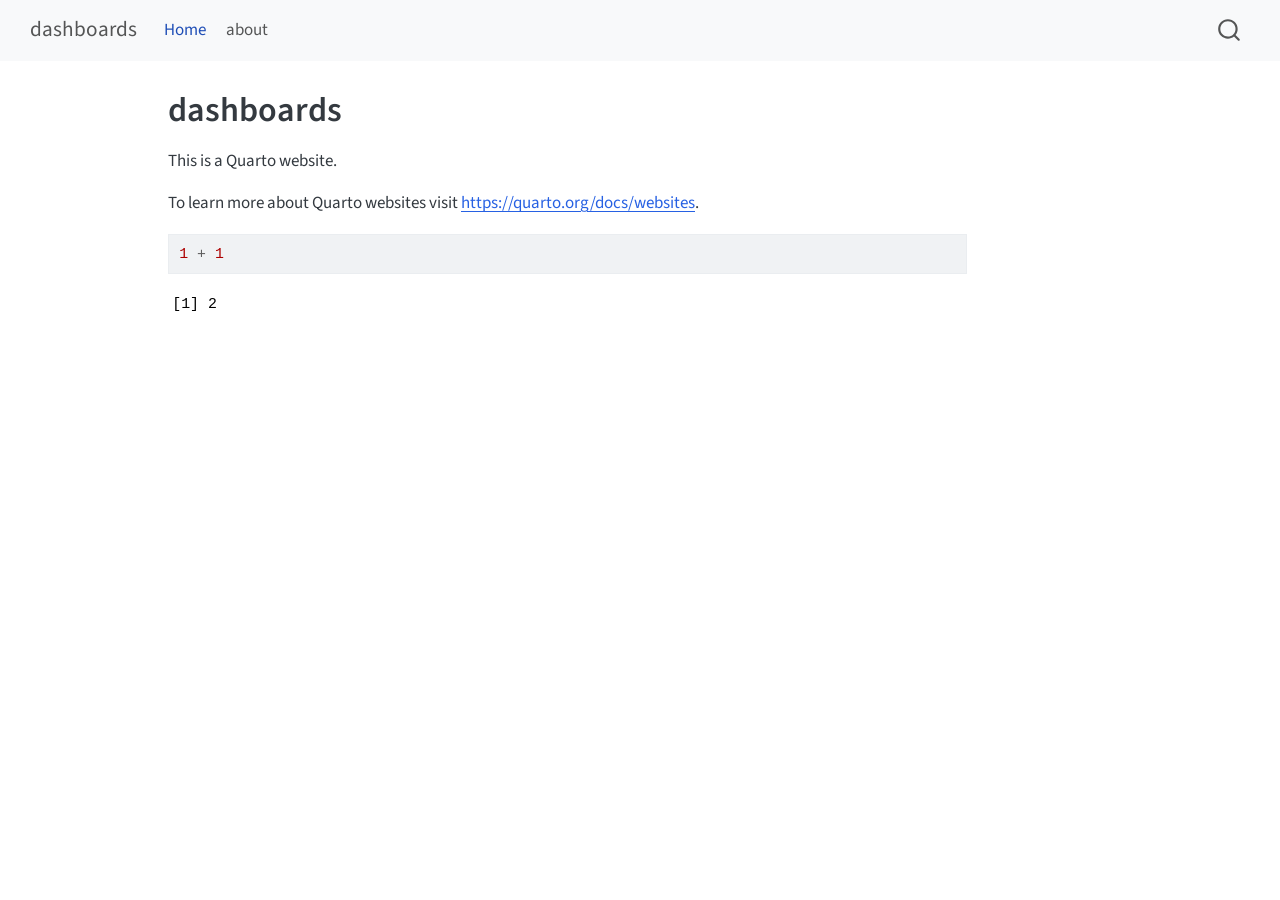
<file: docs/index.html>
<!DOCTYPE html>
<html xmlns="http://www.w3.org/1999/xhtml" lang="en" xml:lang="en"><head>

<meta charset="utf-8">
<meta name="generator" content="quarto-1.8.27">

<meta name="viewport" content="width=device-width, initial-scale=1.0, user-scalable=yes">


<title>dashboards</title>
<style>
code{white-space: pre-wrap;}
span.smallcaps{font-variant: small-caps;}
div.columns{display: flex; gap: min(4vw, 1.5em);}
div.column{flex: auto; overflow-x: auto;}
div.hanging-indent{margin-left: 1.5em; text-indent: -1.5em;}
ul.task-list{list-style: none;}
ul.task-list li input[type="checkbox"] {
  width: 0.8em;
  margin: 0 0.8em 0.2em -1em; /* quarto-specific, see https://github.com/quarto-dev/quarto-cli/issues/4556 */ 
  vertical-align: middle;
}
/* CSS for syntax highlighting */
html { -webkit-text-size-adjust: 100%; }
pre > code.sourceCode { white-space: pre; position: relative; }
pre > code.sourceCode > span { display: inline-block; line-height: 1.25; }
pre > code.sourceCode > span:empty { height: 1.2em; }
.sourceCode { overflow: visible; }
code.sourceCode > span { color: inherit; text-decoration: inherit; }
div.sourceCode { margin: 1em 0; }
pre.sourceCode { margin: 0; }
@media screen {
div.sourceCode { overflow: auto; }
}
@media print {
pre > code.sourceCode { white-space: pre-wrap; }
pre > code.sourceCode > span { text-indent: -5em; padding-left: 5em; }
}
pre.numberSource code
  { counter-reset: source-line 0; }
pre.numberSource code > span
  { position: relative; left: -4em; counter-increment: source-line; }
pre.numberSource code > span > a:first-child::before
  { content: counter(source-line);
    position: relative; left: -1em; text-align: right; vertical-align: baseline;
    border: none; display: inline-block;
    -webkit-touch-callout: none; -webkit-user-select: none;
    -khtml-user-select: none; -moz-user-select: none;
    -ms-user-select: none; user-select: none;
    padding: 0 4px; width: 4em;
  }
pre.numberSource { margin-left: 3em;  padding-left: 4px; }
div.sourceCode
  {   }
@media screen {
pre > code.sourceCode > span > a:first-child::before { text-decoration: underline; }
}
</style>


<script src="site_libs/quarto-nav/quarto-nav.js"></script>
<script src="site_libs/quarto-nav/headroom.min.js"></script>
<script src="site_libs/clipboard/clipboard.min.js"></script>
<script src="site_libs/quarto-search/autocomplete.umd.js"></script>
<script src="site_libs/quarto-search/fuse.min.js"></script>
<script src="site_libs/quarto-search/quarto-search.js"></script>
<meta name="quarto:offset" content="./">
<script src="site_libs/quarto-html/quarto.js" type="module"></script>
<script src="site_libs/quarto-html/tabsets/tabsets.js" type="module"></script>
<script src="site_libs/quarto-html/axe/axe-check.js" type="module"></script>
<script src="site_libs/quarto-html/popper.min.js"></script>
<script src="site_libs/quarto-html/tippy.umd.min.js"></script>
<script src="site_libs/quarto-html/anchor.min.js"></script>
<link href="site_libs/quarto-html/tippy.css" rel="stylesheet">
<link href="site_libs/quarto-html/quarto-syntax-highlighting-ed96de9b727972fe78a7b5d16c58bf87.css" rel="stylesheet" id="quarto-text-highlighting-styles">
<script src="site_libs/bootstrap/bootstrap.min.js"></script>
<link href="site_libs/bootstrap/bootstrap-icons.css" rel="stylesheet">
<link href="site_libs/bootstrap/bootstrap-c82218b12ac0f327fa8bd7d074ce2147.min.css" rel="stylesheet" append-hash="true" id="quarto-bootstrap" data-mode="light">
<script id="quarto-search-options" type="application/json">{
  "location": "navbar",
  "copy-button": false,
  "collapse-after": 3,
  "panel-placement": "end",
  "type": "overlay",
  "limit": 50,
  "keyboard-shortcut": [
    "f",
    "/",
    "s"
  ],
  "show-item-context": false,
  "language": {
    "search-no-results-text": "No results",
    "search-matching-documents-text": "matching documents",
    "search-copy-link-title": "Copy link to search",
    "search-hide-matches-text": "Hide additional matches",
    "search-more-match-text": "more match in this document",
    "search-more-matches-text": "more matches in this document",
    "search-clear-button-title": "Clear",
    "search-text-placeholder": "",
    "search-detached-cancel-button-title": "Cancel",
    "search-submit-button-title": "Submit",
    "search-label": "Search"
  }
}</script>


<link rel="stylesheet" href="styles.css">
</head>

<body class="nav-fixed quarto-light">

<div id="quarto-search-results"></div>
  <header id="quarto-header" class="headroom fixed-top">
    <nav class="navbar navbar-expand-lg " data-bs-theme="dark">
      <div class="navbar-container container-fluid">
      <div class="navbar-brand-container mx-auto">
    <a class="navbar-brand" href="./index.html">
    <span class="navbar-title">dashboards</span>
    </a>
  </div>
            <div id="quarto-search" class="" title="Search"></div>
          <button class="navbar-toggler" type="button" data-bs-toggle="collapse" data-bs-target="#navbarCollapse" aria-controls="navbarCollapse" role="menu" aria-expanded="false" aria-label="Toggle navigation" onclick="if (window.quartoToggleHeadroom) { window.quartoToggleHeadroom(); }">
  <span class="navbar-toggler-icon"></span>
</button>
          <div class="collapse navbar-collapse" id="navbarCollapse">
            <ul class="navbar-nav navbar-nav-scroll me-auto">
  <li class="nav-item">
    <a class="nav-link active" href="./index.html" aria-current="page"> 
<span class="menu-text">Home</span></a>
  </li>  
  <li class="nav-item">
    <a class="nav-link" href="./about.html"> 
<span class="menu-text">about</span></a>
  </li>  
</ul>
          </div> <!-- /navcollapse -->
            <div class="quarto-navbar-tools">
</div>
      </div> <!-- /container-fluid -->
    </nav>
</header>
<!-- content -->
<div id="quarto-content" class="quarto-container page-columns page-rows-contents page-layout-article page-navbar">
<!-- sidebar -->
<!-- margin-sidebar -->
    <div id="quarto-margin-sidebar" class="sidebar margin-sidebar zindex-bottom">
        
    </div>
<!-- main -->
<main class="content" id="quarto-document-content">

<header id="title-block-header" class="quarto-title-block default">
<div class="quarto-title">
<h1 class="title">dashboards</h1>
</div>



<div class="quarto-title-meta">

    
  
    
  </div>
  


</header>


<p>This is a Quarto website.</p>
<p>To learn more about Quarto websites visit <a href="https://quarto.org/docs/websites" class="uri">https://quarto.org/docs/websites</a>.</p>
<div class="cell">
<div class="code-copy-outer-scaffold"><div class="sourceCode cell-code" id="cb1"><pre class="sourceCode r code-with-copy"><code class="sourceCode r"><span id="cb1-1"><a href="#cb1-1" aria-hidden="true" tabindex="-1"></a><span class="dv">1</span> <span class="sc">+</span> <span class="dv">1</span></span></code></pre></div><button title="Copy to Clipboard" class="code-copy-button"><i class="bi"></i></button></div>
<div class="cell-output cell-output-stdout">
<pre><code>[1] 2</code></pre>
</div>
</div>



</main> <!-- /main -->
<script id="quarto-html-after-body" type="application/javascript">
  window.document.addEventListener("DOMContentLoaded", function (event) {
    const icon = "";
    const anchorJS = new window.AnchorJS();
    anchorJS.options = {
      placement: 'right',
      icon: icon
    };
    anchorJS.add('.anchored');
    const isCodeAnnotation = (el) => {
      for (const clz of el.classList) {
        if (clz.startsWith('code-annotation-')) {                     
          return true;
        }
      }
      return false;
    }
    const onCopySuccess = function(e) {
      // button target
      const button = e.trigger;
      // don't keep focus
      button.blur();
      // flash "checked"
      button.classList.add('code-copy-button-checked');
      var currentTitle = button.getAttribute("title");
      button.setAttribute("title", "Copied!");
      let tooltip;
      if (window.bootstrap) {
        button.setAttribute("data-bs-toggle", "tooltip");
        button.setAttribute("data-bs-placement", "left");
        button.setAttribute("data-bs-title", "Copied!");
        tooltip = new bootstrap.Tooltip(button, 
          { trigger: "manual", 
            customClass: "code-copy-button-tooltip",
            offset: [0, -8]});
        tooltip.show();    
      }
      setTimeout(function() {
        if (tooltip) {
          tooltip.hide();
          button.removeAttribute("data-bs-title");
          button.removeAttribute("data-bs-toggle");
          button.removeAttribute("data-bs-placement");
        }
        button.setAttribute("title", currentTitle);
        button.classList.remove('code-copy-button-checked');
      }, 1000);
      // clear code selection
      e.clearSelection();
    }
    const getTextToCopy = function(trigger) {
      const outerScaffold = trigger.parentElement.cloneNode(true);
      const codeEl = outerScaffold.querySelector('code');
      for (const childEl of codeEl.children) {
        if (isCodeAnnotation(childEl)) {
          childEl.remove();
        }
      }
      return codeEl.innerText;
    }
    const clipboard = new window.ClipboardJS('.code-copy-button:not([data-in-quarto-modal])', {
      text: getTextToCopy
    });
    clipboard.on('success', onCopySuccess);
    if (window.document.getElementById('quarto-embedded-source-code-modal')) {
      const clipboardModal = new window.ClipboardJS('.code-copy-button[data-in-quarto-modal]', {
        text: getTextToCopy,
        container: window.document.getElementById('quarto-embedded-source-code-modal')
      });
      clipboardModal.on('success', onCopySuccess);
    }
      var localhostRegex = new RegExp(/^(?:http|https):\/\/localhost\:?[0-9]*\//);
      var mailtoRegex = new RegExp(/^mailto:/);
        var filterRegex = new RegExp('/' + window.location.host + '/');
      var isInternal = (href) => {
          return filterRegex.test(href) || localhostRegex.test(href) || mailtoRegex.test(href);
      }
      // Inspect non-navigation links and adorn them if external
     var links = window.document.querySelectorAll('a[href]:not(.nav-link):not(.navbar-brand):not(.toc-action):not(.sidebar-link):not(.sidebar-item-toggle):not(.pagination-link):not(.no-external):not([aria-hidden]):not(.dropdown-item):not(.quarto-navigation-tool):not(.about-link)');
      for (var i=0; i<links.length; i++) {
        const link = links[i];
        if (!isInternal(link.href)) {
          // undo the damage that might have been done by quarto-nav.js in the case of
          // links that we want to consider external
          if (link.dataset.originalHref !== undefined) {
            link.href = link.dataset.originalHref;
          }
        }
      }
    function tippyHover(el, contentFn, onTriggerFn, onUntriggerFn) {
      const config = {
        allowHTML: true,
        maxWidth: 500,
        delay: 100,
        arrow: false,
        appendTo: function(el) {
            return el.parentElement;
        },
        interactive: true,
        interactiveBorder: 10,
        theme: 'quarto',
        placement: 'bottom-start',
      };
      if (contentFn) {
        config.content = contentFn;
      }
      if (onTriggerFn) {
        config.onTrigger = onTriggerFn;
      }
      if (onUntriggerFn) {
        config.onUntrigger = onUntriggerFn;
      }
      window.tippy(el, config); 
    }
    const noterefs = window.document.querySelectorAll('a[role="doc-noteref"]');
    for (var i=0; i<noterefs.length; i++) {
      const ref = noterefs[i];
      tippyHover(ref, function() {
        // use id or data attribute instead here
        let href = ref.getAttribute('data-footnote-href') || ref.getAttribute('href');
        try { href = new URL(href).hash; } catch {}
        const id = href.replace(/^#\/?/, "");
        const note = window.document.getElementById(id);
        if (note) {
          return note.innerHTML;
        } else {
          return "";
        }
      });
    }
    const xrefs = window.document.querySelectorAll('a.quarto-xref');
    const processXRef = (id, note) => {
      // Strip column container classes
      const stripColumnClz = (el) => {
        el.classList.remove("page-full", "page-columns");
        if (el.children) {
          for (const child of el.children) {
            stripColumnClz(child);
          }
        }
      }
      stripColumnClz(note)
      if (id === null || id.startsWith('sec-')) {
        // Special case sections, only their first couple elements
        const container = document.createElement("div");
        if (note.children && note.children.length > 2) {
          container.appendChild(note.children[0].cloneNode(true));
          for (let i = 1; i < note.children.length; i++) {
            const child = note.children[i];
            if (child.tagName === "P" && child.innerText === "") {
              continue;
            } else {
              container.appendChild(child.cloneNode(true));
              break;
            }
          }
          if (window.Quarto?.typesetMath) {
            window.Quarto.typesetMath(container);
          }
          return container.innerHTML
        } else {
          if (window.Quarto?.typesetMath) {
            window.Quarto.typesetMath(note);
          }
          return note.innerHTML;
        }
      } else {
        // Remove any anchor links if they are present
        const anchorLink = note.querySelector('a.anchorjs-link');
        if (anchorLink) {
          anchorLink.remove();
        }
        if (window.Quarto?.typesetMath) {
          window.Quarto.typesetMath(note);
        }
        if (note.classList.contains("callout")) {
          return note.outerHTML;
        } else {
          return note.innerHTML;
        }
      }
    }
    for (var i=0; i<xrefs.length; i++) {
      const xref = xrefs[i];
      tippyHover(xref, undefined, function(instance) {
        instance.disable();
        let url = xref.getAttribute('href');
        let hash = undefined; 
        if (url.startsWith('#')) {
          hash = url;
        } else {
          try { hash = new URL(url).hash; } catch {}
        }
        if (hash) {
          const id = hash.replace(/^#\/?/, "");
          const note = window.document.getElementById(id);
          if (note !== null) {
            try {
              const html = processXRef(id, note.cloneNode(true));
              instance.setContent(html);
            } finally {
              instance.enable();
              instance.show();
            }
          } else {
            // See if we can fetch this
            fetch(url.split('#')[0])
            .then(res => res.text())
            .then(html => {
              const parser = new DOMParser();
              const htmlDoc = parser.parseFromString(html, "text/html");
              const note = htmlDoc.getElementById(id);
              if (note !== null) {
                const html = processXRef(id, note);
                instance.setContent(html);
              } 
            }).finally(() => {
              instance.enable();
              instance.show();
            });
          }
        } else {
          // See if we can fetch a full url (with no hash to target)
          // This is a special case and we should probably do some content thinning / targeting
          fetch(url)
          .then(res => res.text())
          .then(html => {
            const parser = new DOMParser();
            const htmlDoc = parser.parseFromString(html, "text/html");
            const note = htmlDoc.querySelector('main.content');
            if (note !== null) {
              // This should only happen for chapter cross references
              // (since there is no id in the URL)
              // remove the first header
              if (note.children.length > 0 && note.children[0].tagName === "HEADER") {
                note.children[0].remove();
              }
              const html = processXRef(null, note);
              instance.setContent(html);
            } 
          }).finally(() => {
            instance.enable();
            instance.show();
          });
        }
      }, function(instance) {
      });
    }
        let selectedAnnoteEl;
        const selectorForAnnotation = ( cell, annotation) => {
          let cellAttr = 'data-code-cell="' + cell + '"';
          let lineAttr = 'data-code-annotation="' +  annotation + '"';
          const selector = 'span[' + cellAttr + '][' + lineAttr + ']';
          return selector;
        }
        const selectCodeLines = (annoteEl) => {
          const doc = window.document;
          const targetCell = annoteEl.getAttribute("data-target-cell");
          const targetAnnotation = annoteEl.getAttribute("data-target-annotation");
          const annoteSpan = window.document.querySelector(selectorForAnnotation(targetCell, targetAnnotation));
          const lines = annoteSpan.getAttribute("data-code-lines").split(",");
          const lineIds = lines.map((line) => {
            return targetCell + "-" + line;
          })
          let top = null;
          let height = null;
          let parent = null;
          if (lineIds.length > 0) {
              //compute the position of the single el (top and bottom and make a div)
              const el = window.document.getElementById(lineIds[0]);
              top = el.offsetTop;
              height = el.offsetHeight;
              parent = el.parentElement.parentElement;
            if (lineIds.length > 1) {
              const lastEl = window.document.getElementById(lineIds[lineIds.length - 1]);
              const bottom = lastEl.offsetTop + lastEl.offsetHeight;
              height = bottom - top;
            }
            if (top !== null && height !== null && parent !== null) {
              // cook up a div (if necessary) and position it 
              let div = window.document.getElementById("code-annotation-line-highlight");
              if (div === null) {
                div = window.document.createElement("div");
                div.setAttribute("id", "code-annotation-line-highlight");
                div.style.position = 'absolute';
                parent.appendChild(div);
              }
              div.style.top = top - 2 + "px";
              div.style.height = height + 4 + "px";
              div.style.left = 0;
              let gutterDiv = window.document.getElementById("code-annotation-line-highlight-gutter");
              if (gutterDiv === null) {
                gutterDiv = window.document.createElement("div");
                gutterDiv.setAttribute("id", "code-annotation-line-highlight-gutter");
                gutterDiv.style.position = 'absolute';
                const codeCell = window.document.getElementById(targetCell);
                const gutter = codeCell.querySelector('.code-annotation-gutter');
                gutter.appendChild(gutterDiv);
              }
              gutterDiv.style.top = top - 2 + "px";
              gutterDiv.style.height = height + 4 + "px";
            }
            selectedAnnoteEl = annoteEl;
          }
        };
        const unselectCodeLines = () => {
          const elementsIds = ["code-annotation-line-highlight", "code-annotation-line-highlight-gutter"];
          elementsIds.forEach((elId) => {
            const div = window.document.getElementById(elId);
            if (div) {
              div.remove();
            }
          });
          selectedAnnoteEl = undefined;
        };
          // Handle positioning of the toggle
      window.addEventListener(
        "resize",
        throttle(() => {
          elRect = undefined;
          if (selectedAnnoteEl) {
            selectCodeLines(selectedAnnoteEl);
          }
        }, 10)
      );
      function throttle(fn, ms) {
      let throttle = false;
      let timer;
        return (...args) => {
          if(!throttle) { // first call gets through
              fn.apply(this, args);
              throttle = true;
          } else { // all the others get throttled
              if(timer) clearTimeout(timer); // cancel #2
              timer = setTimeout(() => {
                fn.apply(this, args);
                timer = throttle = false;
              }, ms);
          }
        };
      }
        // Attach click handler to the DT
        const annoteDls = window.document.querySelectorAll('dt[data-target-cell]');
        for (const annoteDlNode of annoteDls) {
          annoteDlNode.addEventListener('click', (event) => {
            const clickedEl = event.target;
            if (clickedEl !== selectedAnnoteEl) {
              unselectCodeLines();
              const activeEl = window.document.querySelector('dt[data-target-cell].code-annotation-active');
              if (activeEl) {
                activeEl.classList.remove('code-annotation-active');
              }
              selectCodeLines(clickedEl);
              clickedEl.classList.add('code-annotation-active');
            } else {
              // Unselect the line
              unselectCodeLines();
              clickedEl.classList.remove('code-annotation-active');
            }
          });
        }
    const findCites = (el) => {
      const parentEl = el.parentElement;
      if (parentEl) {
        const cites = parentEl.dataset.cites;
        if (cites) {
          return {
            el,
            cites: cites.split(' ')
          };
        } else {
          return findCites(el.parentElement)
        }
      } else {
        return undefined;
      }
    };
    var bibliorefs = window.document.querySelectorAll('a[role="doc-biblioref"]');
    for (var i=0; i<bibliorefs.length; i++) {
      const ref = bibliorefs[i];
      const citeInfo = findCites(ref);
      if (citeInfo) {
        tippyHover(citeInfo.el, function() {
          var popup = window.document.createElement('div');
          citeInfo.cites.forEach(function(cite) {
            var citeDiv = window.document.createElement('div');
            citeDiv.classList.add('hanging-indent');
            citeDiv.classList.add('csl-entry');
            var biblioDiv = window.document.getElementById('ref-' + cite);
            if (biblioDiv) {
              citeDiv.innerHTML = biblioDiv.innerHTML;
            }
            popup.appendChild(citeDiv);
          });
          return popup.innerHTML;
        });
      }
    }
  });
  </script>
</div> <!-- /content -->




</body></html>
</file>
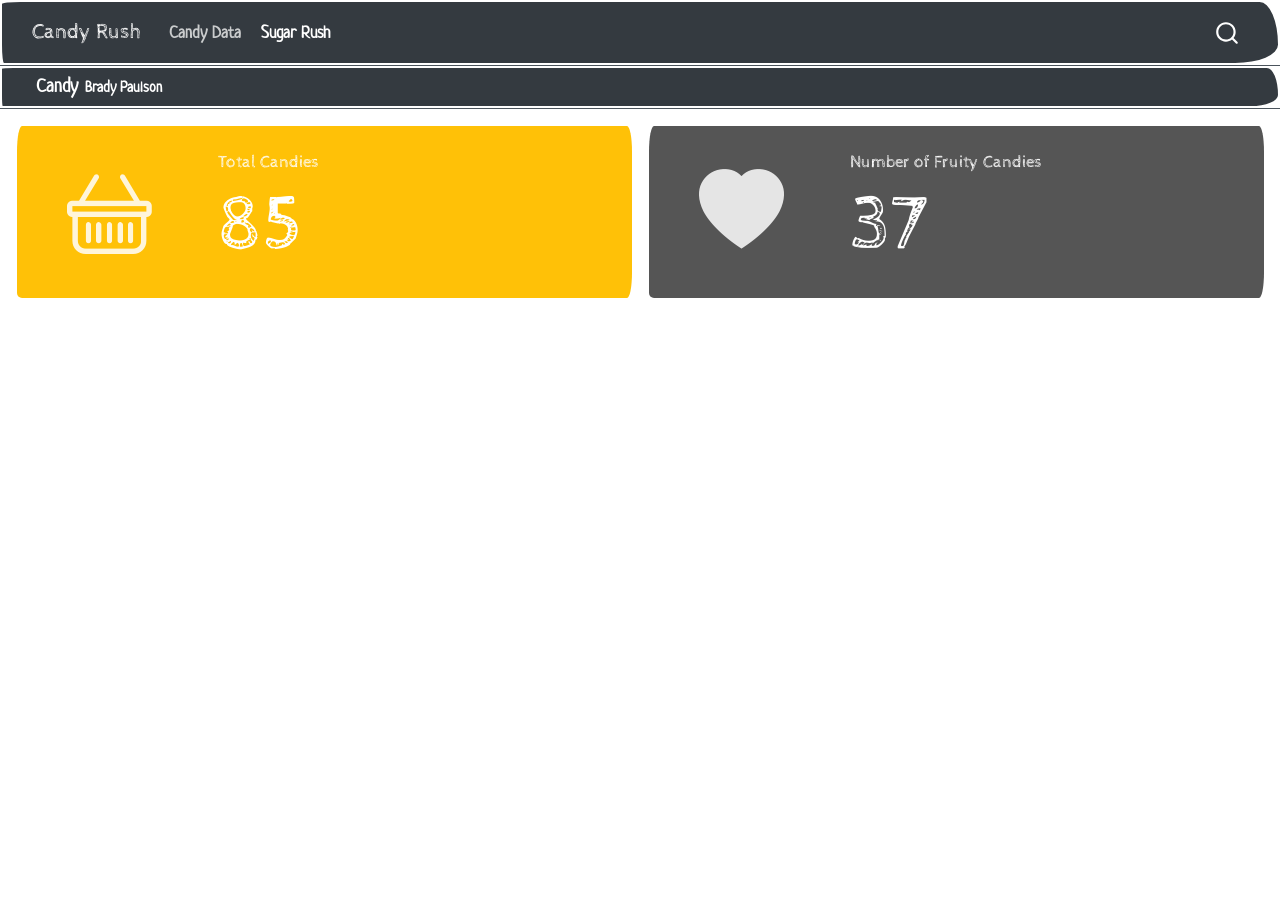
<file: docs/candy.html>
<!DOCTYPE html>
<html xmlns="http://www.w3.org/1999/xhtml" lang="en" xml:lang="en"><head>

<meta charset="utf-8">
<meta name="generator" content="quarto-1.8.27">

<meta name="viewport" content="width=device-width, initial-scale=1.0, user-scalable=yes">

<meta name="author" content="Brady Paulson">
<meta name="dcterms.date" content="2026-11-02">

<title>Candy – Candy Rush</title>
<style>
code{white-space: pre-wrap;}
span.smallcaps{font-variant: small-caps;}
div.columns{display: flex; gap: min(4vw, 1.5em);}
div.column{flex: auto; overflow-x: auto;}
div.hanging-indent{margin-left: 1.5em; text-indent: -1.5em;}
ul.task-list{list-style: none;}
ul.task-list li input[type="checkbox"] {
  width: 0.8em;
  margin: 0 0.8em 0.2em -1em; /* quarto-specific, see https://github.com/quarto-dev/quarto-cli/issues/4556 */ 
  vertical-align: middle;
}
</style>


<script src="site_libs/quarto-nav/quarto-nav.js"></script>
<script src="site_libs/quarto-nav/headroom.min.js"></script>
<script src="site_libs/clipboard/clipboard.min.js"></script>
<script src="site_libs/quarto-search/autocomplete.umd.js"></script>
<script src="site_libs/quarto-search/fuse.min.js"></script>
<script src="site_libs/quarto-search/quarto-search.js"></script>
<meta name="quarto:offset" content="./">
<script src="site_libs/quarto-html/quarto.js" type="module"></script>
<script src="site_libs/quarto-html/tabsets/tabsets.js" type="module"></script>
<script src="site_libs/quarto-html/axe/axe-check.js" type="module"></script>
<script src="site_libs/quarto-html/popper.min.js"></script>
<script src="site_libs/quarto-html/tippy.umd.min.js"></script>
<script src="site_libs/quarto-html/anchor.min.js"></script>
<link href="site_libs/quarto-html/tippy.css" rel="stylesheet">
<link href="site_libs/quarto-html/quarto-syntax-highlighting-ed96de9b727972fe78a7b5d16c58bf87.css" rel="stylesheet" class="quarto-color-scheme" id="quarto-text-highlighting-styles">
<link href="site_libs/quarto-html/quarto-syntax-highlighting-dark-4d9afe2b8d18ee9fa5d0d57b5ed4214d.css" rel="stylesheet" class="quarto-color-scheme quarto-color-alternate" id="quarto-text-highlighting-styles">
<link href="site_libs/quarto-html/quarto-syntax-highlighting-ed96de9b727972fe78a7b5d16c58bf87.css" rel="stylesheet" class="quarto-color-scheme-extra" id="quarto-text-highlighting-styles">
<script src="site_libs/bootstrap/bootstrap.min.js"></script>
<link href="site_libs/bootstrap/bootstrap-icons.css" rel="stylesheet">
<link href="site_libs/bootstrap/bootstrap-1ebf22598a52dab66e335082de1af685.min.css" rel="stylesheet" append-hash="true" class="quarto-color-scheme" id="quarto-bootstrap" data-mode="light">
<link href="site_libs/bootstrap/bootstrap-dark-1ebf22598a52dab66e335082de1af685.min.css" rel="stylesheet" append-hash="true" class="quarto-color-scheme quarto-color-alternate" id="quarto-bootstrap" data-mode="light">
<link href="site_libs/bootstrap/bootstrap-1ebf22598a52dab66e335082de1af685.min.css" rel="stylesheet" append-hash="true" class="quarto-color-scheme-extra" id="quarto-bootstrap" data-mode="light">
<script src="site_libs/quarto-dashboard/quarto-dashboard.js"></script>
<script src="site_libs/quarto-dashboard/stickythead.js"></script>



<script src="site_libs/quarto-dashboard/web-components.js" type="module"></script>
<script src="site_libs/quarto-dashboard/components.js"></script>

<script id="quarto-search-options" type="application/json">{
  "location": "navbar",
  "copy-button": false,
  "collapse-after": 3,
  "panel-placement": "end",
  "type": "overlay",
  "limit": 50,
  "keyboard-shortcut": [
    "f",
    "/",
    "s"
  ],
  "show-item-context": false,
  "language": {
    "search-no-results-text": "No results",
    "search-matching-documents-text": "matching documents",
    "search-copy-link-title": "Copy link to search",
    "search-hide-matches-text": "Hide additional matches",
    "search-more-match-text": "more match in this document",
    "search-more-matches-text": "more matches in this document",
    "search-clear-button-title": "Clear",
    "search-text-placeholder": "",
    "search-detached-cancel-button-title": "Cancel",
    "search-submit-button-title": "Submit",
    "search-label": "Search"
  }
}</script>


</head>

<body class="quarto-dashboard nav-fixed dashboard-fill fullcontent quarto-light">


<div id="quarto-search-results"></div>
  <header id="quarto-header" class="headroom fixed-top">
    <nav class="navbar navbar-expand-lg " data-bs-theme="dark">
      <div class="navbar-container container-fluid">
      <div class="navbar-brand-container mx-auto">
    <a class="navbar-brand" href="./index.html">
    <span class="navbar-title">Candy Rush</span>
    </a>
  </div>
            <div id="quarto-search" class="" title="Search"></div>
          <button class="navbar-toggler" type="button" data-bs-toggle="collapse" data-bs-target="#navbarCollapse" aria-controls="navbarCollapse" role="menu" aria-expanded="false" aria-label="Toggle navigation" onclick="if (window.quartoToggleHeadroom) { window.quartoToggleHeadroom(); }">
  <span class="navbar-toggler-icon"></span>
</button>
          <div class="collapse navbar-collapse" id="navbarCollapse">
            <ul class="navbar-nav navbar-nav-scroll me-auto">
  <li class="nav-item">
    <a class="nav-link active" href="./candy.html" aria-current="page"> 
<span class="menu-text">Candy Data</span></a>
  </li>  
  <li class="nav-item">
    <a class="nav-link" href="./sugarrush.html"> 
<span class="menu-text">Sugar Rush</span></a>
  </li>  
</ul>
          </div> <!-- /navcollapse -->
            <div class="quarto-navbar-tools">
</div>
      </div> <!-- /container-fluid -->
    </nav>
<header id="quarto-dashboard-header">
<nav class="navbar navbar-expand-md slim" data-bs-theme="dark">
  <div class="navbar-container container-fluid">
    <button class="navbar-toggler hidden" type="button" data-bs-toggle="collapse" data-bs-target="#dashboard-collapse" aria-controls="dashboard-collapse" aria-expanded="false" aria-label="Toggle navigation">
      <span class="navbar-toggler-icon"></span>
    </button>    


    <div class="navbar-brand-container">


      <div class="navbar-title">
        <div class="navbar-title-text"><a href="#">Candy</a></div>
        
        <div class="navbar-author">Brady Paulson</div>
      </div>
    </div>
</div>
</nav>
</header></header>
<!-- content -->
<div id="quarto-content" class="quarto-container page-layout-custom page-navbar quarto-dashboard-content bslib-gap-spacing html-fill-container bslib-page-fill">
<!-- sidebar -->
<!-- margin-sidebar -->
<!-- main -->

<div class="bslib-grid-item html-fill-item bslib-grid" data-layout="fill" style="display: grid; grid-template-rows: minmax(3em, max-content); grid-auto-columns: minmax(0, 1fr);">
<div class="bslib-grid" style="display: grid; grid-template-columns: minmax(3em, 1fr) minmax(3em, 1fr);
grid-auto-rows: minmax(0, 1fr);">
<div class="card valuebox cell bslib-card html-fill-container bslib-value-box bg-warning showcase-left-center" data-bslib-card-init="" data-require-bs-caller="card()">
<div class="card-body html-fill-item html-fill-container">
<div data-icon="basket" class="html-fill-item html-fill-container value-box-grid">
<div class="value-box-showcase html-fill-item html-fill-container">

<i class="bi bi-basket"></i></div>
<div class="value-box-area">
<p class="value-box-title">
Total Candies
</p>
<p class="value-box-value">
85
</p>
</div>
</div>
</div>
<script data-bslib-card-init="">bslib.Card.initializeAllCards();</script></div><div class="card valuebox cell bslib-card html-fill-container bslib-value-box bg-secondary showcase-left-center" data-bslib-card-init="" data-require-bs-caller="card()">
<div class="card-body html-fill-item html-fill-container">
<div data-icon="heart-fill" class="html-fill-item html-fill-container value-box-grid">
<div class="value-box-showcase html-fill-item html-fill-container">

<i class="bi bi-heart-fill"></i></div>
<div class="value-box-area">
<p class="value-box-title">
Number of Fruity Candies
</p>
<p class="value-box-value">
37
</p>
</div>
</div>
</div>
<script data-bslib-card-init="">bslib.Card.initializeAllCards();</script></div><div id="3ade8a4a-fb1d-4a6c-8409-ac45482d5fc9" class="hidden">

</div>
</div>
</div>


<script id="quarto-html-after-body" type="application/javascript">
  window.document.addEventListener("DOMContentLoaded", function (event) {
    const icon = "";
    const anchorJS = new window.AnchorJS();
    anchorJS.options = {
      placement: 'right',
      icon: icon
    };
    anchorJS.add('.anchored');
    const isCodeAnnotation = (el) => {
      for (const clz of el.classList) {
        if (clz.startsWith('code-annotation-')) {                     
          return true;
        }
      }
      return false;
    }
    const onCopySuccess = function(e) {
      // button target
      const button = e.trigger;
      // don't keep focus
      button.blur();
      // flash "checked"
      button.classList.add('code-copy-button-checked');
      var currentTitle = button.getAttribute("title");
      button.setAttribute("title", "Copied!");
      let tooltip;
      if (window.bootstrap) {
        button.setAttribute("data-bs-toggle", "tooltip");
        button.setAttribute("data-bs-placement", "left");
        button.setAttribute("data-bs-title", "Copied!");
        tooltip = new bootstrap.Tooltip(button, 
          { trigger: "manual", 
            customClass: "code-copy-button-tooltip",
            offset: [0, -8]});
        tooltip.show();    
      }
      setTimeout(function() {
        if (tooltip) {
          tooltip.hide();
          button.removeAttribute("data-bs-title");
          button.removeAttribute("data-bs-toggle");
          button.removeAttribute("data-bs-placement");
        }
        button.setAttribute("title", currentTitle);
        button.classList.remove('code-copy-button-checked');
      }, 1000);
      // clear code selection
      e.clearSelection();
    }
    const getTextToCopy = function(trigger) {
      const outerScaffold = trigger.parentElement.cloneNode(true);
      const codeEl = outerScaffold.querySelector('code');
      for (const childEl of codeEl.children) {
        if (isCodeAnnotation(childEl)) {
          childEl.remove();
        }
      }
      return codeEl.innerText;
    }
    const clipboard = new window.ClipboardJS('.code-copy-button:not([data-in-quarto-modal])', {
      text: getTextToCopy
    });
    clipboard.on('success', onCopySuccess);
    if (window.document.getElementById('quarto-embedded-source-code-modal')) {
      const clipboardModal = new window.ClipboardJS('.code-copy-button[data-in-quarto-modal]', {
        text: getTextToCopy,
        container: window.document.getElementById('quarto-embedded-source-code-modal')
      });
      clipboardModal.on('success', onCopySuccess);
    }
      var localhostRegex = new RegExp(/^(?:http|https):\/\/localhost\:?[0-9]*\//);
      var mailtoRegex = new RegExp(/^mailto:/);
        var filterRegex = new RegExp('/' + window.location.host + '/');
      var isInternal = (href) => {
          return filterRegex.test(href) || localhostRegex.test(href) || mailtoRegex.test(href);
      }
      // Inspect non-navigation links and adorn them if external
     var links = window.document.querySelectorAll('a[href]:not(.nav-link):not(.navbar-brand):not(.toc-action):not(.sidebar-link):not(.sidebar-item-toggle):not(.pagination-link):not(.no-external):not([aria-hidden]):not(.dropdown-item):not(.quarto-navigation-tool):not(.about-link)');
      for (var i=0; i<links.length; i++) {
        const link = links[i];
        if (!isInternal(link.href)) {
          // undo the damage that might have been done by quarto-nav.js in the case of
          // links that we want to consider external
          if (link.dataset.originalHref !== undefined) {
            link.href = link.dataset.originalHref;
          }
        }
      }
    function tippyHover(el, contentFn, onTriggerFn, onUntriggerFn) {
      const config = {
        allowHTML: true,
        maxWidth: 500,
        delay: 100,
        arrow: false,
        appendTo: function(el) {
            return el.parentElement;
        },
        interactive: true,
        interactiveBorder: 10,
        theme: 'quarto',
        placement: 'bottom-start',
      };
      if (contentFn) {
        config.content = contentFn;
      }
      if (onTriggerFn) {
        config.onTrigger = onTriggerFn;
      }
      if (onUntriggerFn) {
        config.onUntrigger = onUntriggerFn;
      }
      window.tippy(el, config); 
    }
    const noterefs = window.document.querySelectorAll('a[role="doc-noteref"]');
    for (var i=0; i<noterefs.length; i++) {
      const ref = noterefs[i];
      tippyHover(ref, function() {
        // use id or data attribute instead here
        let href = ref.getAttribute('data-footnote-href') || ref.getAttribute('href');
        try { href = new URL(href).hash; } catch {}
        const id = href.replace(/^#\/?/, "");
        const note = window.document.getElementById(id);
        if (note) {
          return note.innerHTML;
        } else {
          return "";
        }
      });
    }
    const xrefs = window.document.querySelectorAll('a.quarto-xref');
    const processXRef = (id, note) => {
      // Strip column container classes
      const stripColumnClz = (el) => {
        el.classList.remove("page-full", "page-columns");
        if (el.children) {
          for (const child of el.children) {
            stripColumnClz(child);
          }
        }
      }
      stripColumnClz(note)
      if (id === null || id.startsWith('sec-')) {
        // Special case sections, only their first couple elements
        const container = document.createElement("div");
        if (note.children && note.children.length > 2) {
          container.appendChild(note.children[0].cloneNode(true));
          for (let i = 1; i < note.children.length; i++) {
            const child = note.children[i];
            if (child.tagName === "P" && child.innerText === "") {
              continue;
            } else {
              container.appendChild(child.cloneNode(true));
              break;
            }
          }
          if (window.Quarto?.typesetMath) {
            window.Quarto.typesetMath(container);
          }
          return container.innerHTML
        } else {
          if (window.Quarto?.typesetMath) {
            window.Quarto.typesetMath(note);
          }
          return note.innerHTML;
        }
      } else {
        // Remove any anchor links if they are present
        const anchorLink = note.querySelector('a.anchorjs-link');
        if (anchorLink) {
          anchorLink.remove();
        }
        if (window.Quarto?.typesetMath) {
          window.Quarto.typesetMath(note);
        }
        if (note.classList.contains("callout")) {
          return note.outerHTML;
        } else {
          return note.innerHTML;
        }
      }
    }
    for (var i=0; i<xrefs.length; i++) {
      const xref = xrefs[i];
      tippyHover(xref, undefined, function(instance) {
        instance.disable();
        let url = xref.getAttribute('href');
        let hash = undefined; 
        if (url.startsWith('#')) {
          hash = url;
        } else {
          try { hash = new URL(url).hash; } catch {}
        }
        if (hash) {
          const id = hash.replace(/^#\/?/, "");
          const note = window.document.getElementById(id);
          if (note !== null) {
            try {
              const html = processXRef(id, note.cloneNode(true));
              instance.setContent(html);
            } finally {
              instance.enable();
              instance.show();
            }
          } else {
            // See if we can fetch this
            fetch(url.split('#')[0])
            .then(res => res.text())
            .then(html => {
              const parser = new DOMParser();
              const htmlDoc = parser.parseFromString(html, "text/html");
              const note = htmlDoc.getElementById(id);
              if (note !== null) {
                const html = processXRef(id, note);
                instance.setContent(html);
              } 
            }).finally(() => {
              instance.enable();
              instance.show();
            });
          }
        } else {
          // See if we can fetch a full url (with no hash to target)
          // This is a special case and we should probably do some content thinning / targeting
          fetch(url)
          .then(res => res.text())
          .then(html => {
            const parser = new DOMParser();
            const htmlDoc = parser.parseFromString(html, "text/html");
            const note = htmlDoc.querySelector('main.content');
            if (note !== null) {
              // This should only happen for chapter cross references
              // (since there is no id in the URL)
              // remove the first header
              if (note.children.length > 0 && note.children[0].tagName === "HEADER") {
                note.children[0].remove();
              }
              const html = processXRef(null, note);
              instance.setContent(html);
            } 
          }).finally(() => {
            instance.enable();
            instance.show();
          });
        }
      }, function(instance) {
      });
    }
        let selectedAnnoteEl;
        const selectorForAnnotation = ( cell, annotation) => {
          let cellAttr = 'data-code-cell="' + cell + '"';
          let lineAttr = 'data-code-annotation="' +  annotation + '"';
          const selector = 'span[' + cellAttr + '][' + lineAttr + ']';
          return selector;
        }
        const selectCodeLines = (annoteEl) => {
          const doc = window.document;
          const targetCell = annoteEl.getAttribute("data-target-cell");
          const targetAnnotation = annoteEl.getAttribute("data-target-annotation");
          const annoteSpan = window.document.querySelector(selectorForAnnotation(targetCell, targetAnnotation));
          const lines = annoteSpan.getAttribute("data-code-lines").split(",");
          const lineIds = lines.map((line) => {
            return targetCell + "-" + line;
          })
          let top = null;
          let height = null;
          let parent = null;
          if (lineIds.length > 0) {
              //compute the position of the single el (top and bottom and make a div)
              const el = window.document.getElementById(lineIds[0]);
              top = el.offsetTop;
              height = el.offsetHeight;
              parent = el.parentElement.parentElement;
            if (lineIds.length > 1) {
              const lastEl = window.document.getElementById(lineIds[lineIds.length - 1]);
              const bottom = lastEl.offsetTop + lastEl.offsetHeight;
              height = bottom - top;
            }
            if (top !== null && height !== null && parent !== null) {
              // cook up a div (if necessary) and position it 
              let div = window.document.getElementById("code-annotation-line-highlight");
              if (div === null) {
                div = window.document.createElement("div");
                div.setAttribute("id", "code-annotation-line-highlight");
                div.style.position = 'absolute';
                parent.appendChild(div);
              }
              div.style.top = top - 2 + "px";
              div.style.height = height + 4 + "px";
              div.style.left = 0;
              let gutterDiv = window.document.getElementById("code-annotation-line-highlight-gutter");
              if (gutterDiv === null) {
                gutterDiv = window.document.createElement("div");
                gutterDiv.setAttribute("id", "code-annotation-line-highlight-gutter");
                gutterDiv.style.position = 'absolute';
                const codeCell = window.document.getElementById(targetCell);
                const gutter = codeCell.querySelector('.code-annotation-gutter');
                gutter.appendChild(gutterDiv);
              }
              gutterDiv.style.top = top - 2 + "px";
              gutterDiv.style.height = height + 4 + "px";
            }
            selectedAnnoteEl = annoteEl;
          }
        };
        const unselectCodeLines = () => {
          const elementsIds = ["code-annotation-line-highlight", "code-annotation-line-highlight-gutter"];
          elementsIds.forEach((elId) => {
            const div = window.document.getElementById(elId);
            if (div) {
              div.remove();
            }
          });
          selectedAnnoteEl = undefined;
        };
          // Handle positioning of the toggle
      window.addEventListener(
        "resize",
        throttle(() => {
          elRect = undefined;
          if (selectedAnnoteEl) {
            selectCodeLines(selectedAnnoteEl);
          }
        }, 10)
      );
      function throttle(fn, ms) {
      let throttle = false;
      let timer;
        return (...args) => {
          if(!throttle) { // first call gets through
              fn.apply(this, args);
              throttle = true;
          } else { // all the others get throttled
              if(timer) clearTimeout(timer); // cancel #2
              timer = setTimeout(() => {
                fn.apply(this, args);
                timer = throttle = false;
              }, ms);
          }
        };
      }
        // Attach click handler to the DT
        const annoteDls = window.document.querySelectorAll('dt[data-target-cell]');
        for (const annoteDlNode of annoteDls) {
          annoteDlNode.addEventListener('click', (event) => {
            const clickedEl = event.target;
            if (clickedEl !== selectedAnnoteEl) {
              unselectCodeLines();
              const activeEl = window.document.querySelector('dt[data-target-cell].code-annotation-active');
              if (activeEl) {
                activeEl.classList.remove('code-annotation-active');
              }
              selectCodeLines(clickedEl);
              clickedEl.classList.add('code-annotation-active');
            } else {
              // Unselect the line
              unselectCodeLines();
              clickedEl.classList.remove('code-annotation-active');
            }
          });
        }
    const findCites = (el) => {
      const parentEl = el.parentElement;
      if (parentEl) {
        const cites = parentEl.dataset.cites;
        if (cites) {
          return {
            el,
            cites: cites.split(' ')
          };
        } else {
          return findCites(el.parentElement)
        }
      } else {
        return undefined;
      }
    };
    var bibliorefs = window.document.querySelectorAll('a[role="doc-biblioref"]');
    for (var i=0; i<bibliorefs.length; i++) {
      const ref = bibliorefs[i];
      const citeInfo = findCites(ref);
      if (citeInfo) {
        tippyHover(citeInfo.el, function() {
          var popup = window.document.createElement('div');
          citeInfo.cites.forEach(function(cite) {
            var citeDiv = window.document.createElement('div');
            citeDiv.classList.add('hanging-indent');
            citeDiv.classList.add('csl-entry');
            var biblioDiv = window.document.getElementById('ref-' + cite);
            if (biblioDiv) {
              citeDiv.innerHTML = biblioDiv.innerHTML;
            }
            popup.appendChild(citeDiv);
          });
          return popup.innerHTML;
        });
      }
    }
  });
  </script>
</div> <!-- /content -->

<script type="application/javascript">
window.document.addEventListener("DOMContentLoaded", function (_event) {
  if (window.bslib.Card) {
    window.bslib.Card.initializeAllCards();
  }
}); 
</script>
  



</body></html>
</file>
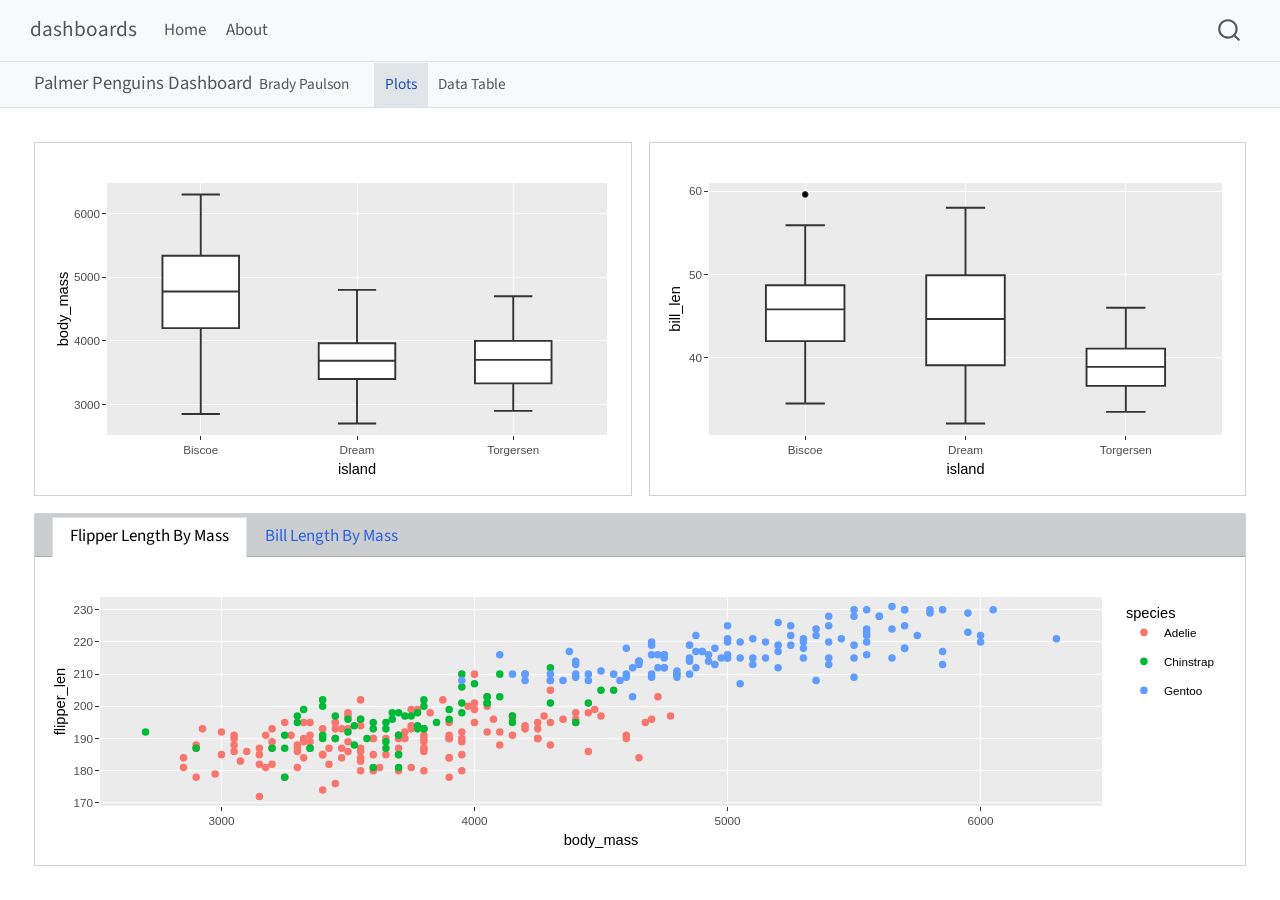
<file: docs/penguins.html>
<!DOCTYPE html>
<html xmlns="http://www.w3.org/1999/xhtml" lang="en" xml:lang="en"><head>

<meta charset="utf-8">
<meta name="generator" content="quarto-1.8.27">

<meta name="viewport" content="width=device-width, initial-scale=1.0, user-scalable=yes">

<meta name="author" content="Brady Paulson">

<title>Palmer Penguins Dashboard – dashboards</title>
<style>
code{white-space: pre-wrap;}
span.smallcaps{font-variant: small-caps;}
div.columns{display: flex; gap: min(4vw, 1.5em);}
div.column{flex: auto; overflow-x: auto;}
div.hanging-indent{margin-left: 1.5em; text-indent: -1.5em;}
ul.task-list{list-style: none;}
ul.task-list li input[type="checkbox"] {
  width: 0.8em;
  margin: 0 0.8em 0.2em -1em; /* quarto-specific, see https://github.com/quarto-dev/quarto-cli/issues/4556 */ 
  vertical-align: middle;
}
</style>


<script src="site_libs/quarto-nav/quarto-nav.js"></script>
<script src="site_libs/quarto-nav/headroom.min.js"></script>
<script src="site_libs/clipboard/clipboard.min.js"></script>
<script src="site_libs/quarto-search/autocomplete.umd.js"></script>
<script src="site_libs/quarto-search/fuse.min.js"></script>
<script src="site_libs/quarto-search/quarto-search.js"></script>
<meta name="quarto:offset" content="./">
<script src="site_libs/quarto-html/quarto.js" type="module"></script>
<script src="site_libs/quarto-html/tabsets/tabsets.js" type="module"></script>
<script src="site_libs/quarto-html/axe/axe-check.js" type="module"></script>
<script src="site_libs/quarto-html/popper.min.js"></script>
<script src="site_libs/quarto-html/tippy.umd.min.js"></script>
<script src="site_libs/quarto-html/anchor.min.js"></script>
<link href="site_libs/quarto-html/tippy.css" rel="stylesheet">
<link href="site_libs/quarto-html/quarto-syntax-highlighting-ed96de9b727972fe78a7b5d16c58bf87.css" rel="stylesheet" class="quarto-color-scheme" id="quarto-text-highlighting-styles">
<link href="site_libs/quarto-html/quarto-syntax-highlighting-dark-4d9afe2b8d18ee9fa5d0d57b5ed4214d.css" rel="stylesheet" class="quarto-color-scheme quarto-color-alternate" id="quarto-text-highlighting-styles">
<link href="site_libs/quarto-html/quarto-syntax-highlighting-ed96de9b727972fe78a7b5d16c58bf87.css" rel="stylesheet" class="quarto-color-scheme-extra" id="quarto-text-highlighting-styles">
<script src="site_libs/bootstrap/bootstrap.min.js"></script>
<link href="site_libs/bootstrap/bootstrap-icons.css" rel="stylesheet">
<link href="site_libs/bootstrap/bootstrap-c82218b12ac0f327fa8bd7d074ce2147.min.css" rel="stylesheet" append-hash="true" class="quarto-color-scheme" id="quarto-bootstrap" data-mode="light">
<link href="site_libs/bootstrap/bootstrap-dark-c82218b12ac0f327fa8bd7d074ce2147.min.css" rel="stylesheet" append-hash="true" class="quarto-color-scheme quarto-color-alternate" id="quarto-bootstrap" data-mode="light">
<link href="site_libs/bootstrap/bootstrap-c82218b12ac0f327fa8bd7d074ce2147.min.css" rel="stylesheet" append-hash="true" class="quarto-color-scheme-extra" id="quarto-bootstrap" data-mode="light">
<script src="site_libs/quarto-dashboard/quarto-dashboard.js"></script>
<script src="site_libs/quarto-dashboard/stickythead.js"></script>



<script src="site_libs/quarto-dashboard/web-components.js" type="module"></script>
<script src="site_libs/quarto-dashboard/components.js"></script>

<script id="quarto-search-options" type="application/json">{
  "location": "navbar",
  "copy-button": false,
  "collapse-after": 3,
  "panel-placement": "end",
  "type": "overlay",
  "limit": 50,
  "keyboard-shortcut": [
    "f",
    "/",
    "s"
  ],
  "show-item-context": false,
  "language": {
    "search-no-results-text": "No results",
    "search-matching-documents-text": "matching documents",
    "search-copy-link-title": "Copy link to search",
    "search-hide-matches-text": "Hide additional matches",
    "search-more-match-text": "more match in this document",
    "search-more-matches-text": "more matches in this document",
    "search-clear-button-title": "Clear",
    "search-text-placeholder": "",
    "search-detached-cancel-button-title": "Cancel",
    "search-submit-button-title": "Submit",
    "search-label": "Search"
  }
}</script>
<link href="site_libs/htmltools-fill-0.5.9/fill.css" rel="stylesheet">
<script src="site_libs/htmlwidgets-1.6.4/htmlwidgets.js"></script>
<script src="site_libs/plotly-binding-4.12.1/plotly.js"></script>
<script src="site_libs/typedarray-0.1/typedarray.min.js"></script>
<script src="site_libs/jquery-3.5.1/jquery.min.js"></script>
<link href="site_libs/crosstalk-1.2.2/css/crosstalk.min.css" rel="stylesheet">
<script src="site_libs/crosstalk-1.2.2/js/crosstalk.min.js"></script>
<link href="site_libs/plotly-htmlwidgets-css-2.25.2/plotly-htmlwidgets.css" rel="stylesheet">
<script src="site_libs/plotly-main-2.25.2/plotly-latest.min.js"></script>


</head>

<body class="quarto-dashboard nav-fixed dashboard-fill fullcontent quarto-light">


<div id="quarto-search-results"></div>
  <header id="quarto-header" class="headroom fixed-top">
    <nav class="navbar navbar-expand-lg " data-bs-theme="dark">
      <div class="navbar-container container-fluid">
      <div class="navbar-brand-container mx-auto">
    <a class="navbar-brand" href="./index.html">
    <span class="navbar-title">dashboards</span>
    </a>
  </div>
            <div id="quarto-search" class="" title="Search"></div>
          <button class="navbar-toggler" type="button" data-bs-toggle="collapse" data-bs-target="#navbarCollapse" aria-controls="navbarCollapse" role="menu" aria-expanded="false" aria-label="Toggle navigation" onclick="if (window.quartoToggleHeadroom) { window.quartoToggleHeadroom(); }">
  <span class="navbar-toggler-icon"></span>
</button>
          <div class="collapse navbar-collapse" id="navbarCollapse">
            <ul class="navbar-nav navbar-nav-scroll me-auto">
  <li class="nav-item">
    <a class="nav-link" href="./index.html"> 
<span class="menu-text">Home</span></a>
  </li>  
  <li class="nav-item">
    <a class="nav-link" href="./about.html"> 
<span class="menu-text">About</span></a>
  </li>  
</ul>
          </div> <!-- /navcollapse -->
            <div class="quarto-navbar-tools">
</div>
      </div> <!-- /container-fluid -->
    </nav>
<header id="quarto-dashboard-header">
<nav class="navbar navbar-expand-md slim" data-bs-theme="dark">
  <div class="navbar-container container-fluid">
    <button class="navbar-toggler" type="button" data-bs-toggle="collapse" data-bs-target="#dashboard-collapse" aria-controls="dashboard-collapse" aria-expanded="false" aria-label="Toggle navigation">
      <span class="navbar-toggler-icon"></span>
    </button>    


    <div class="navbar-brand-container">


      <div class="navbar-title">
        <div class="navbar-title-text"><a href="#">Palmer Penguins Dashboard</a></div>
        
        <div class="navbar-author">Brady Paulson</div>
      </div>
    </div>
<div id="dashboard-collapse" class="navbar-collapse collapse"><ul class="navbar-nav navbar-nav-scroll me-auto" role="tablist"><li class="nav-item" role="presentation"><a id="tab-plots" class="nav-link active" data-bs-toggle="tab" role="tab" data-bs-target="#plots" data-scrolling="false" href="#plots" aria-controls="plots" aria-selected="true"><span class="nav-link-text">Plots</span></a></li><li class="nav-item" role="presentation"><a id="tab-data-table" class="nav-link" data-bs-toggle="tab" role="tab" data-bs-target="#data-table" data-scrolling="false" href="#data-table" aria-controls="data-table" aria-selected="false"><span class="nav-link-text">Data Table</span></a></li></ul></div></div>
</nav>
</header></header>
<!-- content -->
<div id="quarto-content" class="quarto-container page-layout-custom page-navbar quarto-dashboard-content bslib-gap-spacing html-fill-container bslib-page-fill quarto-dashboard-pages">
<!-- sidebar -->
<!-- margin-sidebar -->
<!-- main -->

<div class="bslib-grid-item html-fill-item tab-content bslib-grid" data-layout="fill" style="display: grid; grid-template-rows: minmax(3em, 1fr); grid-auto-columns: minmax(0, 1fr);">
<div id="plots" class="dashboard-page tab-pane show active html-fill-item html-fill-container" data-orientation="rows" aria-labelledby="tab-plots">
<div class="html-fill-item html-fill-container bslib-grid" style="display: grid; grid-template-rows: minmax(3em, 1fr) minmax(3em, 1fr); grid-auto-columns: minmax(0, 1fr);">
<div class="html-fill-item html-fill-container bslib-grid" style="display: grid; grid-template-columns: minmax(3em, 1fr) minmax(3em, 1fr);
grid-auto-rows: minmax(0, 1fr);">
<div class="card cell html-fill-item html-fill-container bslib-card" data-bslib-card-init="" data-require-bs-caller="card()" data-full-screen="false">
<div class="card-body html-fill-item html-fill-container">
<div class="cell-output-display html-fill-item html-fill-container">
<div class="plotly html-widget html-fill-item html-fill-container" id="htmlwidget-617dee707a0607d05e6a" style="width:100%;height:406px;"></div>
<script type="application/json" data-for="htmlwidget-617dee707a0607d05e6a">{"x":{"data":[{"x":[3,3,3,3,3,3,3,3,3,3,3,3,3,3,3,3,3,3,3,3,3,3,3,3,3,3,3,3,3,3,3,3,3,3,3,3,3,3,3,3,3,3,3,3,3,3,3,3,3,3,3,3,1,1,1,1,1,1,1,1,1,1,1,1,1,1,1,1,1,1,1,1,1,1,1,1,1,1,1,1,1,1,1,1,1,1,1,1,1,1,1,1,1,1,1,1,1,1,1,1,1,1,1,1,1,1,1,1,1,1,1,1,1,1,1,1,1,1,1,1,1,1,1,1,1,1,1,1,1,1,1,1,1,1,1,1,1,1,1,1,1,1,1,1,1,1,1,1,1,1,1,1,1,1,1,1,1,1,1,1,1,1,1,1,1,1,1,1,1,1,1,1,1,1,1,1,1,1,1,1,1,1,1,1,1,1,1,1,1,1,1,1,1,1,1,1,1,1,1,1,1,1,1,1,1,1,1,1,1,1,1,1,1,1,1,1,1,1,1,1,2,2,2,2,2,2,2,2,2,2,2,2,2,2,2,2,2,2,2,2,2,2,2,2,2,2,2,2,2,2,2,2,2,2,2,2,2,2,2,2,2,2,2,2,2,2,2,2,2,2,2,2,2,2,2,2,2,2,2,2,2,2,2,2,2,2,2,2,2,2,2,2,2,2,2,2,2,2,2,2,2,2,2,2,2,2,2,2,2,2,2,2,2,2,2,2,2,2,2,2,2,2,2,2,2,2,2,2,2,2,2,2,2,2,2,2,2,2,2,2,2,2,2,2],"y":[3750,3800,3250,null,3450,3650,3625,4675,3475,4250,3300,3700,3200,3800,4400,3700,3450,4500,3325,4200,4150,3700,4250,3700,3900,3550,4000,3200,3050,4450,3600,3900,3550,3275,4300,3050,4000,3325,3500,3350,3325,4700,3800,4200,3050,4000,2900,3775,3450,3875,3150,3500,3800,3950,3400,3600,3550,3200,2850,3750,3150,4400,3600,3800,3800,3450,4050,2900,3700,3550,3800,4600,3200,4275,3900,4075,4050,2850,3950,3350,4100,3150,3950,3825,4650,5850,4200,5850,4150,6300,3500,4300,5700,5000,4400,5050,5000,5100,4100,5650,3725,4725,3075,4250,2925,3550,3750,3900,3175,4775,4350,5350,4500,5700,4450,5700,5400,4550,4800,5200,4400,5150,4650,5550,4400,5000,4900,5050,4300,5000,4800,5350,4200,5300,4400,5650,4700,5700,4650,5800,4600,5550,5250,4700,5050,6050,5150,5400,4950,5250,4750,5950,3950,5700,4300,4750,5550,4900,4200,5400,5100,5300,4850,5300,4750,5650,4850,5200,4925,4875,4450,5550,4850,5600,4975,5500,4725,5500,4700,5500,4700,5550,4750,5000,5100,5200,4700,5800,4600,6000,4925,null,4625,5450,4725,5350,4750,5600,4600,5300,4875,5550,4950,5400,5500,5000,4850,4575,5500,4375,4625,5250,6000,5200,5850,4875,5750,5400,5950,4650,4600,4350,2900,3425,3000,3400,4450,3300,4300,3700,3250,3900,4100,2975,3450,4150,3950,3550,3300,4650,3150,3900,3100,4400,3350,3550,3800,3500,3950,3600,3550,4300,3500,4475,3425,3900,3175,3975,3400,4250,3400,3475,3050,3725,3000,3650,4250,3475,3450,3750,3700,4000,3300,3900,3325,4150,3500,3900,3650,3525,3725,3950,3250,3750,4150,3700,3800,3775,3700,4050,3575,4050,3300,3700,3450,4400,3600,3400,2900,3800,3300,4150,3400,3800,3700,4550,3200,4300,3350,4100,3600,3900,3850,4800,2700,4500,3950,3650,3550,3500,3675,4450,3400,4300,3250,3675,3325,3950,3600,4050,3350,3450,3250,4050,3800,3525,3950,3650,3650,4000,3400,3775,4100,3775],"hoverinfo":"y","type":"box","fillcolor":"rgba(255,255,255,1)","marker":{"opacity":null,"outliercolor":"rgba(0,0,0,1)","line":{"width":1.8897637795275593,"color":"rgba(0,0,0,1)"},"size":5.6692913385826778},"line":{"color":"rgba(51,51,51,1)","width":1.8897637795275593},"showlegend":false,"xaxis":"x","yaxis":"y","frame":null}],"layout":{"margin":{"t":23.305936073059364,"r":7.3059360730593621,"b":37.260273972602747,"l":48.949771689497737},"plot_bgcolor":"rgba(235,235,235,1)","paper_bgcolor":"rgba(255,255,255,1)","font":{"color":"rgba(0,0,0,1)","family":"","size":14.611872146118724},"xaxis":{"domain":[0,1],"automargin":true,"type":"linear","autorange":false,"range":[0.40000000000000002,3.6000000000000001],"tickmode":"array","ticktext":["Biscoe","Dream","Torgersen"],"tickvals":[1,2,3],"categoryorder":"array","categoryarray":["Biscoe","Dream","Torgersen"],"nticks":null,"ticks":"outside","tickcolor":"rgba(51,51,51,1)","ticklen":3.6529680365296811,"tickwidth":0.66417600664176002,"showticklabels":true,"tickfont":{"color":"rgba(77,77,77,1)","family":"","size":11.68949771689498},"tickangle":-0,"showline":false,"linecolor":null,"linewidth":0,"showgrid":true,"gridcolor":"rgba(255,255,255,1)","gridwidth":0.66417600664176002,"zeroline":false,"anchor":"y","title":{"text":"island","font":{"color":"rgba(0,0,0,1)","family":"","size":14.611872146118724}},"hoverformat":".2f"},"yaxis":{"domain":[0,1],"automargin":true,"type":"linear","autorange":false,"range":[2520,6480],"tickmode":"array","ticktext":["3000","4000","5000","6000"],"tickvals":[3000,4000,5000,6000],"categoryorder":"array","categoryarray":["3000","4000","5000","6000"],"nticks":null,"ticks":"outside","tickcolor":"rgba(51,51,51,1)","ticklen":3.6529680365296811,"tickwidth":0.66417600664176002,"showticklabels":true,"tickfont":{"color":"rgba(77,77,77,1)","family":"","size":11.689497716894984},"tickangle":-0,"showline":false,"linecolor":null,"linewidth":0,"showgrid":true,"gridcolor":"rgba(255,255,255,1)","gridwidth":0.66417600664176002,"zeroline":false,"anchor":"x","title":{"text":"body_mass","font":{"color":"rgba(0,0,0,1)","family":"","size":14.611872146118724}},"hoverformat":".2f"},"shapes":[],"showlegend":false,"legend":{"bgcolor":"rgba(255,255,255,1)","bordercolor":"transparent","borderwidth":1.8897637795275593,"font":{"color":"rgba(0,0,0,1)","family":"","size":11.68949771689498}},"hovermode":"closest","barmode":"relative"},"config":{"doubleClick":"reset","modeBarButtonsToAdd":["hoverclosest","hovercompare"],"showSendToCloud":false},"source":"A","attrs":{"6de2722038a":{"x":{},"y":{},"type":"box"}},"cur_data":"6de2722038a","visdat":{"6de2722038a":["function (y) ","x"]},"highlight":{"on":"plotly_click","persistent":false,"dynamic":false,"selectize":false,"opacityDim":0.20000000000000001,"selected":{"opacity":1},"debounce":0},"shinyEvents":["plotly_hover","plotly_click","plotly_selected","plotly_relayout","plotly_brushed","plotly_brushing","plotly_clickannotation","plotly_doubleclick","plotly_deselect","plotly_afterplot","plotly_sunburstclick"],"base_url":"https://plot.ly"},"evals":[],"jsHooks":[]}</script>
</div>
</div>
<bslib-tooltip placement="auto" bsoptions="[]" data-require-bs-version="5" data-require-bs-caller="tooltip()">
    <template>Expand</template>
    <span class="bslib-full-screen-enter badge rounded-pill">
        <svg xmlns="http://www.w3.org/2000/svg" viewbox="0 0 24 24" style="height:1em;width:1em;" aria-hidden="true" role="img"><path d="M20 5C20 4.4 19.6 4 19 4H13C12.4 4 12 3.6 12 3C12 2.4 12.4 2 13 2H21C21.6 2 22 2.4 22 3V11C22 11.6 21.6 12 21 12C20.4 12 20 11.6 20 11V5ZM4 19C4 19.6 4.4 20 5 20H11C11.6 20 12 20.4 12 21C12 21.6 11.6 22 11 22H3C2.4 22 2 21.6 2 21V13C2 12.4 2.4 12 3 12C3.6 12 4 12.4 4 13V19Z"></path></svg>
    </span>
</bslib-tooltip><script data-bslib-card-init="">bslib.Card.initializeAllCards();</script></div><div class="card cell html-fill-item html-fill-container bslib-card" data-bslib-card-init="" data-require-bs-caller="card()" data-full-screen="false">
<div class="card-body html-fill-item html-fill-container">
<div class="cell-output-display html-fill-item html-fill-container">
<div class="plotly html-widget html-fill-item html-fill-container" id="htmlwidget-587d0806eb50b2a89272" style="width:100%;height:406px;"></div>
<script type="application/json" data-for="htmlwidget-587d0806eb50b2a89272">{"x":{"data":[{"x":[3,3,3,3,3,3,3,3,3,3,3,3,3,3,3,3,3,3,3,3,3,3,3,3,3,3,3,3,3,3,3,3,3,3,3,3,3,3,3,3,3,3,3,3,3,3,3,3,3,3,3,3,1,1,1,1,1,1,1,1,1,1,1,1,1,1,1,1,1,1,1,1,1,1,1,1,1,1,1,1,1,1,1,1,1,1,1,1,1,1,1,1,1,1,1,1,1,1,1,1,1,1,1,1,1,1,1,1,1,1,1,1,1,1,1,1,1,1,1,1,1,1,1,1,1,1,1,1,1,1,1,1,1,1,1,1,1,1,1,1,1,1,1,1,1,1,1,1,1,1,1,1,1,1,1,1,1,1,1,1,1,1,1,1,1,1,1,1,1,1,1,1,1,1,1,1,1,1,1,1,1,1,1,1,1,1,1,1,1,1,1,1,1,1,1,1,1,1,1,1,1,1,1,1,1,1,1,1,1,1,1,1,1,1,1,1,1,1,1,1,2,2,2,2,2,2,2,2,2,2,2,2,2,2,2,2,2,2,2,2,2,2,2,2,2,2,2,2,2,2,2,2,2,2,2,2,2,2,2,2,2,2,2,2,2,2,2,2,2,2,2,2,2,2,2,2,2,2,2,2,2,2,2,2,2,2,2,2,2,2,2,2,2,2,2,2,2,2,2,2,2,2,2,2,2,2,2,2,2,2,2,2,2,2,2,2,2,2,2,2,2,2,2,2,2,2,2,2,2,2,2,2,2,2,2,2,2,2,2,2,2,2,2,2],"y":[39.100000000000001,39.5,40.299999999999997,null,36.700000000000003,39.299999999999997,38.899999999999999,39.200000000000003,34.100000000000001,42,37.799999999999997,37.799999999999997,41.100000000000001,38.600000000000001,34.600000000000001,36.600000000000001,38.700000000000003,42.5,34.399999999999999,46,45.799999999999997,35.5,42.799999999999997,40.899999999999999,37.200000000000003,36.200000000000003,42.100000000000001,34.600000000000001,35.899999999999999,41.799999999999997,33.5,39.700000000000003,39.600000000000001,38.799999999999997,41.5,39,44.100000000000001,38.5,43.100000000000001,35.700000000000003,41.100000000000001,42.899999999999999,36.700000000000003,35.100000000000001,35.200000000000003,40.600000000000001,38.600000000000001,37.299999999999997,40.200000000000003,41.399999999999999,36.200000000000003,37.700000000000003,35.899999999999999,38.200000000000003,37.799999999999997,37.700000000000003,40.600000000000001,40.5,36.5,37.600000000000001,35.700000000000003,41.299999999999997,37.600000000000001,38.799999999999997,35.299999999999997,35,42,34.5,41.399999999999999,39,40.600000000000001,45.600000000000001,39.700000000000003,42.200000000000003,39.600000000000001,42.700000000000003,41.100000000000001,36.399999999999999,41.600000000000001,35.5,41.100000000000001,37.899999999999999,40.5,38.100000000000001,45.5,48.399999999999999,45.799999999999997,49.299999999999997,42,49.200000000000003,39.600000000000001,40.100000000000001,50.200000000000003,45.100000000000001,46.5,46.299999999999997,42.899999999999999,46.100000000000001,44.5,47.799999999999997,35,41,37.700000000000003,37.799999999999997,37.899999999999999,39.700000000000003,38.600000000000001,38.200000000000003,38.100000000000001,43.200000000000003,44,48.700000000000003,46.100000000000001,50,48.700000000000003,50,47.600000000000001,46.5,45.399999999999999,46.700000000000003,43.299999999999997,46.799999999999997,40.899999999999999,49,45.100000000000001,50.100000000000001,46.5,45,43.799999999999997,45.5,46.200000000000003,48.700000000000003,45.299999999999997,46.200000000000003,45.700000000000003,54.299999999999997,45.799999999999997,49.799999999999997,46.200000000000003,49.5,48.200000000000003,50,47.299999999999997,42.799999999999997,45.100000000000001,59.600000000000001,49.100000000000001,48.399999999999999,42.600000000000001,44.399999999999999,45.200000000000003,45.200000000000003,42.700000000000003,49.600000000000001,45.299999999999997,49.600000000000001,50.5,43.600000000000001,45.5,50.5,44.899999999999999,45.200000000000003,46.600000000000001,48.5,45.5,49.5,44.5,50.799999999999997,49.399999999999999,46.899999999999999,43.200000000000003,50.399999999999999,48.5,55.899999999999999,47.200000000000003,49.100000000000001,47.299999999999997,46.799999999999997,41.700000000000003,53.399999999999999,43.5,50.700000000000003,47.700000000000003,46.399999999999999,48.200000000000003,46.5,46.399999999999999,48.600000000000001,47.5,51.100000000000001,47.200000000000003,null,49.100000000000001,52.5,47.399999999999999,50,44.899999999999999,50.799999999999997,43.399999999999999,51.299999999999997,47.5,52.100000000000001,47.5,52.200000000000003,48.100000000000001,50.5,46.799999999999997,43.299999999999997,51.5,46.200000000000003,48.399999999999999,51.100000000000001,48.799999999999997,45.200000000000003,55.100000000000001,44.5,50.399999999999999,49.899999999999999,49.799999999999997,43.5,39.600000000000001,40.299999999999997,33.100000000000001,41.100000000000001,37,34,39.600000000000001,36.200000000000003,40.799999999999997,38.100000000000001,39.5,37.200000000000003,43.200000000000003,37.5,36,42.299999999999997,38.799999999999997,42.200000000000003,37.600000000000001,39.799999999999997,36.5,40.799999999999997,36,44.100000000000001,37.299999999999997,41.299999999999997,36.299999999999997,36.899999999999999,38.299999999999997,38.899999999999999,35.700000000000003,41.100000000000001,36.799999999999997,37.5,38.100000000000001,41.100000000000001,35.600000000000001,40.200000000000003,37,39.700000000000003,40.200000000000003,40.600000000000001,32.100000000000001,40.700000000000003,37.299999999999997,39,39.200000000000003,36.600000000000001,36,37.799999999999997,36,41.5,39.5,40.899999999999999,36.399999999999999,39.200000000000003,46.5,50,51.299999999999997,45.399999999999999,52.700000000000003,45.200000000000003,46.100000000000001,51.299999999999997,46,51.299999999999997,46.600000000000001,51.700000000000003,47,52,45.899999999999999,50.5,50.299999999999997,58,46.399999999999999,49.200000000000003,42.399999999999999,48.5,43.200000000000003,50.600000000000001,46.700000000000003,52,50.5,49.5,46.399999999999999,52.799999999999997,40.899999999999999,54.200000000000003,42.5,51,49.700000000000003,47.5,47.600000000000001,52,46.899999999999999,53.5,49,46.200000000000003,50.899999999999999,45.5,50.899999999999999,50.799999999999997,50.100000000000001,49,51.5,49.799999999999997,48.100000000000001,51.399999999999999,45.700000000000003,50.700000000000003,42.5,52.200000000000003,45.200000000000003,49.299999999999997,50.200000000000003,45.600000000000001,51.899999999999999,46.799999999999997,45.700000000000003,55.799999999999997,43.5,49.600000000000001,50.799999999999997,50.200000000000003],"hoverinfo":"y","type":"box","fillcolor":"rgba(255,255,255,1)","marker":{"opacity":null,"outliercolor":"rgba(0,0,0,1)","line":{"width":1.8897637795275593,"color":"rgba(0,0,0,1)"},"size":5.6692913385826778},"line":{"color":"rgba(51,51,51,1)","width":1.8897637795275593},"showlegend":false,"xaxis":"x","yaxis":"y","frame":null}],"layout":{"margin":{"t":23.305936073059364,"r":7.3059360730593621,"b":37.260273972602747,"l":37.260273972602747},"plot_bgcolor":"rgba(235,235,235,1)","paper_bgcolor":"rgba(255,255,255,1)","font":{"color":"rgba(0,0,0,1)","family":"","size":14.611872146118724},"xaxis":{"domain":[0,1],"automargin":true,"type":"linear","autorange":false,"range":[0.40000000000000002,3.6000000000000001],"tickmode":"array","ticktext":["Biscoe","Dream","Torgersen"],"tickvals":[1,2,3],"categoryorder":"array","categoryarray":["Biscoe","Dream","Torgersen"],"nticks":null,"ticks":"outside","tickcolor":"rgba(51,51,51,1)","ticklen":3.6529680365296811,"tickwidth":0.66417600664176002,"showticklabels":true,"tickfont":{"color":"rgba(77,77,77,1)","family":"","size":11.68949771689498},"tickangle":-0,"showline":false,"linecolor":null,"linewidth":0,"showgrid":true,"gridcolor":"rgba(255,255,255,1)","gridwidth":0.66417600664176002,"zeroline":false,"anchor":"y","title":{"text":"island","font":{"color":"rgba(0,0,0,1)","family":"","size":14.611872146118724}},"hoverformat":".2f"},"yaxis":{"domain":[0,1],"automargin":true,"type":"linear","autorange":false,"range":[30.725000000000001,60.975000000000001],"tickmode":"array","ticktext":["40","50","60"],"tickvals":[40,50,60],"categoryorder":"array","categoryarray":["40","50","60"],"nticks":null,"ticks":"outside","tickcolor":"rgba(51,51,51,1)","ticklen":3.6529680365296811,"tickwidth":0.66417600664176002,"showticklabels":true,"tickfont":{"color":"rgba(77,77,77,1)","family":"","size":11.689497716894984},"tickangle":-0,"showline":false,"linecolor":null,"linewidth":0,"showgrid":true,"gridcolor":"rgba(255,255,255,1)","gridwidth":0.66417600664176002,"zeroline":false,"anchor":"x","title":{"text":"bill_len","font":{"color":"rgba(0,0,0,1)","family":"","size":14.611872146118724}},"hoverformat":".2f"},"shapes":[],"showlegend":false,"legend":{"bgcolor":"rgba(255,255,255,1)","bordercolor":"transparent","borderwidth":1.8897637795275593,"font":{"color":"rgba(0,0,0,1)","family":"","size":11.68949771689498}},"hovermode":"closest","barmode":"relative"},"config":{"doubleClick":"reset","modeBarButtonsToAdd":["hoverclosest","hovercompare"],"showSendToCloud":false},"source":"A","attrs":{"6de169b0ccc":{"x":{},"y":{},"type":"box"}},"cur_data":"6de169b0ccc","visdat":{"6de169b0ccc":["function (y) ","x"]},"highlight":{"on":"plotly_click","persistent":false,"dynamic":false,"selectize":false,"opacityDim":0.20000000000000001,"selected":{"opacity":1},"debounce":0},"shinyEvents":["plotly_hover","plotly_click","plotly_selected","plotly_relayout","plotly_brushed","plotly_brushing","plotly_clickannotation","plotly_doubleclick","plotly_deselect","plotly_afterplot","plotly_sunburstclick"],"base_url":"https://plot.ly"},"evals":[],"jsHooks":[]}</script>
</div>
</div>
<bslib-tooltip placement="auto" bsoptions="[]" data-require-bs-version="5" data-require-bs-caller="tooltip()">
    <template>Expand</template>
    <span class="bslib-full-screen-enter badge rounded-pill">
        <svg xmlns="http://www.w3.org/2000/svg" viewbox="0 0 24 24" style="height:1em;width:1em;" aria-hidden="true" role="img"><path d="M20 5C20 4.4 19.6 4 19 4H13C12.4 4 12 3.6 12 3C12 2.4 12.4 2 13 2H21C21.6 2 22 2.4 22 3V11C22 11.6 21.6 12 21 12C20.4 12 20 11.6 20 11V5ZM4 19C4 19.6 4.4 20 5 20H11C11.6 20 12 20.4 12 21C12 21.6 11.6 22 11 22H3C2.4 22 2 21.6 2 21V13C2 12.4 2.4 12 3 12C3.6 12 4 12.4 4 13V19Z"></path></svg>
    </span>
</bslib-tooltip><script data-bslib-card-init="">bslib.Card.initializeAllCards();</script></div>
</div>
<div class="card tabset html-fill-item html-fill-container bslib-card" data-bslib-card-init="" data-require-bs-caller="card()" data-full-screen="false">
<div class="card-header dashboard-card-no-title bslib-navs-card-title">

<ul class="nav nav-tabs card-header-tabs" role="tablist" data-tabsetid="card-tabset-3"><li class="nav-item" role="presentation"><a href="#card-tabset-3-1" role="tab" data-toggle="tab" data-bs-toggle="tab" data-value="Flipper Length By Mass" aria-selected="true" class="nav-link active">Flipper Length By Mass</a></li><li class="nav-item" role="presentation"><a href="#card-tabset-3-2" role="tab" data-toggle="tab" data-bs-toggle="tab" data-value="Bill Length By Mass" aria-selected="false" class="nav-link">Bill Length By Mass</a></li></ul></div>


<div class="tab-content html-fill-item html-fill-container" data-tabset-id="card-tabset-3"><div class="tab-pane active show html-fill-item html-fill-container" role="tabpanel" id="card-tabset-3-1"><div class="card-body html-fill-item html-fill-container" data-title="Flipper Length By Mass">
<div class="cell-output-display html-fill-item html-fill-container">
<div class="plotly html-widget html-fill-item html-fill-container" id="htmlwidget-5111058fb1ad0603354e" style="width:100%;height:406px;"></div>
<script type="application/json" data-for="htmlwidget-5111058fb1ad0603354e">{"x":{"data":[{"x":[3750,3800,3250,null,3450,3650,3625,4675,3475,4250,3300,3700,3200,3800,4400,3700,3450,4500,3325,4200,3400,3600,3800,3950,3800,3800,3550,3200,3150,3950,3250,3900,3300,3900,3325,4150,3950,3550,3300,4650,3150,3900,3100,4400,3000,4600,3425,2975,3450,4150,3500,4300,3450,4050,2900,3700,3550,3800,2850,3750,3150,4400,3600,4050,2850,3950,3350,4100,3050,4450,3600,3900,3550,4150,3700,4250,3700,3900,3550,4000,3200,4700,3800,4200,3350,3550,3800,3500,3950,3600,3550,4300,3400,4450,3300,4300,3700,4350,2900,4100,3725,4725,3075,4250,2925,3550,3750,3900,3175,4775,3825,4600,3200,4275,3900,4075,2900,3775,3350,3325,3150,3500,3450,3875,3050,4000,3275,4300,3050,4000,3325,3500,3500,4475,3425,3900,3175,3975,3400,4250,3400,3475,3050,3725,3000,3650,4250,3475,3450,3750,3700,4000],"y":[181,186,195,null,193,190,181,195,193,190,186,180,182,191,198,185,195,197,184,194,174,180,189,185,180,187,183,187,172,180,178,178,188,184,195,196,190,180,181,184,182,195,186,196,185,190,182,179,190,191,186,188,190,200,187,191,186,193,181,194,185,195,185,192,184,192,195,188,190,198,190,190,196,197,190,195,191,184,187,195,189,196,187,193,191,194,190,189,189,190,202,205,185,186,187,208,190,196,178,192,192,203,183,190,193,184,199,190,181,197,198,191,193,197,191,196,188,199,189,189,187,198,176,202,186,199,191,195,191,210,190,197,193,199,187,190,191,200,185,193,193,187,188,190,192,185,190,184,195,193,187,201],"text":["body_mass: 3750<br />flipper_len: 181<br />species: Adelie","body_mass: 3800<br />flipper_len: 186<br />species: Adelie","body_mass: 3250<br />flipper_len: 195<br />species: Adelie","body_mass:   NA<br />flipper_len:  NA<br />species: Adelie","body_mass: 3450<br />flipper_len: 193<br />species: Adelie","body_mass: 3650<br />flipper_len: 190<br />species: Adelie","body_mass: 3625<br />flipper_len: 181<br />species: Adelie","body_mass: 4675<br />flipper_len: 195<br />species: Adelie","body_mass: 3475<br />flipper_len: 193<br />species: Adelie","body_mass: 4250<br />flipper_len: 190<br />species: Adelie","body_mass: 3300<br />flipper_len: 186<br />species: Adelie","body_mass: 3700<br />flipper_len: 180<br />species: Adelie","body_mass: 3200<br />flipper_len: 182<br />species: Adelie","body_mass: 3800<br />flipper_len: 191<br />species: Adelie","body_mass: 4400<br />flipper_len: 198<br />species: Adelie","body_mass: 3700<br />flipper_len: 185<br />species: Adelie","body_mass: 3450<br />flipper_len: 195<br />species: Adelie","body_mass: 4500<br />flipper_len: 197<br />species: Adelie","body_mass: 3325<br />flipper_len: 184<br />species: Adelie","body_mass: 4200<br />flipper_len: 194<br />species: Adelie","body_mass: 3400<br />flipper_len: 174<br />species: Adelie","body_mass: 3600<br />flipper_len: 180<br />species: Adelie","body_mass: 3800<br />flipper_len: 189<br />species: Adelie","body_mass: 3950<br />flipper_len: 185<br />species: Adelie","body_mass: 3800<br />flipper_len: 180<br />species: Adelie","body_mass: 3800<br />flipper_len: 187<br />species: Adelie","body_mass: 3550<br />flipper_len: 183<br />species: Adelie","body_mass: 3200<br />flipper_len: 187<br />species: Adelie","body_mass: 3150<br />flipper_len: 172<br />species: Adelie","body_mass: 3950<br />flipper_len: 180<br />species: Adelie","body_mass: 3250<br />flipper_len: 178<br />species: Adelie","body_mass: 3900<br />flipper_len: 178<br />species: Adelie","body_mass: 3300<br />flipper_len: 188<br />species: Adelie","body_mass: 3900<br />flipper_len: 184<br />species: Adelie","body_mass: 3325<br />flipper_len: 195<br />species: Adelie","body_mass: 4150<br />flipper_len: 196<br />species: Adelie","body_mass: 3950<br />flipper_len: 190<br />species: Adelie","body_mass: 3550<br />flipper_len: 180<br />species: Adelie","body_mass: 3300<br />flipper_len: 181<br />species: Adelie","body_mass: 4650<br />flipper_len: 184<br />species: Adelie","body_mass: 3150<br />flipper_len: 182<br />species: Adelie","body_mass: 3900<br />flipper_len: 195<br />species: Adelie","body_mass: 3100<br />flipper_len: 186<br />species: Adelie","body_mass: 4400<br />flipper_len: 196<br />species: Adelie","body_mass: 3000<br />flipper_len: 185<br />species: Adelie","body_mass: 4600<br />flipper_len: 190<br />species: Adelie","body_mass: 3425<br />flipper_len: 182<br />species: Adelie","body_mass: 2975<br />flipper_len: 179<br />species: Adelie","body_mass: 3450<br />flipper_len: 190<br />species: Adelie","body_mass: 4150<br />flipper_len: 191<br />species: Adelie","body_mass: 3500<br />flipper_len: 186<br />species: Adelie","body_mass: 4300<br />flipper_len: 188<br />species: Adelie","body_mass: 3450<br />flipper_len: 190<br />species: Adelie","body_mass: 4050<br />flipper_len: 200<br />species: Adelie","body_mass: 2900<br />flipper_len: 187<br />species: Adelie","body_mass: 3700<br />flipper_len: 191<br />species: Adelie","body_mass: 3550<br />flipper_len: 186<br />species: Adelie","body_mass: 3800<br />flipper_len: 193<br />species: Adelie","body_mass: 2850<br />flipper_len: 181<br />species: Adelie","body_mass: 3750<br />flipper_len: 194<br />species: Adelie","body_mass: 3150<br />flipper_len: 185<br />species: Adelie","body_mass: 4400<br />flipper_len: 195<br />species: Adelie","body_mass: 3600<br />flipper_len: 185<br />species: Adelie","body_mass: 4050<br />flipper_len: 192<br />species: Adelie","body_mass: 2850<br />flipper_len: 184<br />species: Adelie","body_mass: 3950<br />flipper_len: 192<br />species: Adelie","body_mass: 3350<br />flipper_len: 195<br />species: Adelie","body_mass: 4100<br />flipper_len: 188<br />species: Adelie","body_mass: 3050<br />flipper_len: 190<br />species: Adelie","body_mass: 4450<br />flipper_len: 198<br />species: Adelie","body_mass: 3600<br />flipper_len: 190<br />species: Adelie","body_mass: 3900<br />flipper_len: 190<br />species: Adelie","body_mass: 3550<br />flipper_len: 196<br />species: Adelie","body_mass: 4150<br />flipper_len: 197<br />species: Adelie","body_mass: 3700<br />flipper_len: 190<br />species: Adelie","body_mass: 4250<br />flipper_len: 195<br />species: Adelie","body_mass: 3700<br />flipper_len: 191<br />species: Adelie","body_mass: 3900<br />flipper_len: 184<br />species: Adelie","body_mass: 3550<br />flipper_len: 187<br />species: Adelie","body_mass: 4000<br />flipper_len: 195<br />species: Adelie","body_mass: 3200<br />flipper_len: 189<br />species: Adelie","body_mass: 4700<br />flipper_len: 196<br />species: Adelie","body_mass: 3800<br />flipper_len: 187<br />species: Adelie","body_mass: 4200<br />flipper_len: 193<br />species: Adelie","body_mass: 3350<br />flipper_len: 191<br />species: Adelie","body_mass: 3550<br />flipper_len: 194<br />species: Adelie","body_mass: 3800<br />flipper_len: 190<br />species: Adelie","body_mass: 3500<br />flipper_len: 189<br />species: Adelie","body_mass: 3950<br />flipper_len: 189<br />species: Adelie","body_mass: 3600<br />flipper_len: 190<br />species: Adelie","body_mass: 3550<br />flipper_len: 202<br />species: Adelie","body_mass: 4300<br />flipper_len: 205<br />species: Adelie","body_mass: 3400<br />flipper_len: 185<br />species: Adelie","body_mass: 4450<br />flipper_len: 186<br />species: Adelie","body_mass: 3300<br />flipper_len: 187<br />species: Adelie","body_mass: 4300<br />flipper_len: 208<br />species: Adelie","body_mass: 3700<br />flipper_len: 190<br />species: Adelie","body_mass: 4350<br />flipper_len: 196<br />species: Adelie","body_mass: 2900<br />flipper_len: 178<br />species: Adelie","body_mass: 4100<br />flipper_len: 192<br />species: Adelie","body_mass: 3725<br />flipper_len: 192<br />species: Adelie","body_mass: 4725<br />flipper_len: 203<br />species: Adelie","body_mass: 3075<br />flipper_len: 183<br />species: Adelie","body_mass: 4250<br />flipper_len: 190<br />species: Adelie","body_mass: 2925<br />flipper_len: 193<br />species: Adelie","body_mass: 3550<br />flipper_len: 184<br />species: Adelie","body_mass: 3750<br />flipper_len: 199<br />species: Adelie","body_mass: 3900<br />flipper_len: 190<br />species: Adelie","body_mass: 3175<br />flipper_len: 181<br />species: Adelie","body_mass: 4775<br />flipper_len: 197<br />species: Adelie","body_mass: 3825<br />flipper_len: 198<br />species: Adelie","body_mass: 4600<br />flipper_len: 191<br />species: Adelie","body_mass: 3200<br />flipper_len: 193<br />species: Adelie","body_mass: 4275<br />flipper_len: 197<br />species: Adelie","body_mass: 3900<br />flipper_len: 191<br />species: Adelie","body_mass: 4075<br />flipper_len: 196<br />species: Adelie","body_mass: 2900<br />flipper_len: 188<br />species: Adelie","body_mass: 3775<br />flipper_len: 199<br />species: Adelie","body_mass: 3350<br />flipper_len: 189<br />species: Adelie","body_mass: 3325<br />flipper_len: 189<br />species: Adelie","body_mass: 3150<br />flipper_len: 187<br />species: Adelie","body_mass: 3500<br />flipper_len: 198<br />species: Adelie","body_mass: 3450<br />flipper_len: 176<br />species: Adelie","body_mass: 3875<br />flipper_len: 202<br />species: Adelie","body_mass: 3050<br />flipper_len: 186<br />species: Adelie","body_mass: 4000<br />flipper_len: 199<br />species: Adelie","body_mass: 3275<br />flipper_len: 191<br />species: Adelie","body_mass: 4300<br />flipper_len: 195<br />species: Adelie","body_mass: 3050<br />flipper_len: 191<br />species: Adelie","body_mass: 4000<br />flipper_len: 210<br />species: Adelie","body_mass: 3325<br />flipper_len: 190<br />species: Adelie","body_mass: 3500<br />flipper_len: 197<br />species: Adelie","body_mass: 3500<br />flipper_len: 193<br />species: Adelie","body_mass: 4475<br />flipper_len: 199<br />species: Adelie","body_mass: 3425<br />flipper_len: 187<br />species: Adelie","body_mass: 3900<br />flipper_len: 190<br />species: Adelie","body_mass: 3175<br />flipper_len: 191<br />species: Adelie","body_mass: 3975<br />flipper_len: 200<br />species: Adelie","body_mass: 3400<br />flipper_len: 185<br />species: Adelie","body_mass: 4250<br />flipper_len: 193<br />species: Adelie","body_mass: 3400<br />flipper_len: 193<br />species: Adelie","body_mass: 3475<br />flipper_len: 187<br />species: Adelie","body_mass: 3050<br />flipper_len: 188<br />species: Adelie","body_mass: 3725<br />flipper_len: 190<br />species: Adelie","body_mass: 3000<br />flipper_len: 192<br />species: Adelie","body_mass: 3650<br />flipper_len: 185<br />species: Adelie","body_mass: 4250<br />flipper_len: 190<br />species: Adelie","body_mass: 3475<br />flipper_len: 184<br />species: Adelie","body_mass: 3450<br />flipper_len: 195<br />species: Adelie","body_mass: 3750<br />flipper_len: 193<br />species: Adelie","body_mass: 3700<br />flipper_len: 187<br />species: Adelie","body_mass: 4000<br />flipper_len: 201<br />species: Adelie"],"type":"scatter","mode":"markers","marker":{"autocolorscale":false,"color":"rgba(248,118,109,1)","opacity":1,"size":5.6692913385826778,"symbol":"circle","line":{"width":1.8897637795275593,"color":"rgba(248,118,109,1)"}},"hoveron":"points","name":"Adelie","legendgroup":"Adelie","showlegend":true,"xaxis":"x","yaxis":"y","hoverinfo":"text","frame":null},{"x":[3500,3900,3650,3525,3725,3950,3250,3750,4150,3700,3800,3775,3700,4050,3575,4050,3300,3700,3450,4400,3600,3400,2900,3800,3300,4150,3400,3800,3700,4550,3200,4300,3350,4100,3600,3900,3850,4800,2700,4500,3950,3650,3550,3500,3675,4450,3400,4300,3250,3675,3325,3950,3600,4050,3350,3450,3250,4050,3800,3525,3950,3650,3650,4000,3400,3775,4100,3775],"y":[192,196,193,188,197,198,178,197,195,198,193,194,185,201,190,201,197,181,190,195,181,191,187,193,195,197,200,200,191,205,187,201,187,203,195,199,195,210,192,205,210,187,196,196,196,201,190,212,187,198,199,201,193,203,187,197,191,203,202,194,206,189,195,207,202,193,210,198],"text":["body_mass: 3500<br />flipper_len: 192<br />species: Chinstrap","body_mass: 3900<br />flipper_len: 196<br />species: Chinstrap","body_mass: 3650<br />flipper_len: 193<br />species: Chinstrap","body_mass: 3525<br />flipper_len: 188<br />species: Chinstrap","body_mass: 3725<br />flipper_len: 197<br />species: Chinstrap","body_mass: 3950<br />flipper_len: 198<br />species: Chinstrap","body_mass: 3250<br />flipper_len: 178<br />species: Chinstrap","body_mass: 3750<br />flipper_len: 197<br />species: Chinstrap","body_mass: 4150<br />flipper_len: 195<br />species: Chinstrap","body_mass: 3700<br />flipper_len: 198<br />species: Chinstrap","body_mass: 3800<br />flipper_len: 193<br />species: Chinstrap","body_mass: 3775<br />flipper_len: 194<br />species: Chinstrap","body_mass: 3700<br />flipper_len: 185<br />species: Chinstrap","body_mass: 4050<br />flipper_len: 201<br />species: Chinstrap","body_mass: 3575<br />flipper_len: 190<br />species: Chinstrap","body_mass: 4050<br />flipper_len: 201<br />species: Chinstrap","body_mass: 3300<br />flipper_len: 197<br />species: Chinstrap","body_mass: 3700<br />flipper_len: 181<br />species: Chinstrap","body_mass: 3450<br />flipper_len: 190<br />species: Chinstrap","body_mass: 4400<br />flipper_len: 195<br />species: Chinstrap","body_mass: 3600<br />flipper_len: 181<br />species: Chinstrap","body_mass: 3400<br />flipper_len: 191<br />species: Chinstrap","body_mass: 2900<br />flipper_len: 187<br />species: Chinstrap","body_mass: 3800<br />flipper_len: 193<br />species: Chinstrap","body_mass: 3300<br />flipper_len: 195<br />species: Chinstrap","body_mass: 4150<br />flipper_len: 197<br />species: Chinstrap","body_mass: 3400<br />flipper_len: 200<br />species: Chinstrap","body_mass: 3800<br />flipper_len: 200<br />species: Chinstrap","body_mass: 3700<br />flipper_len: 191<br />species: Chinstrap","body_mass: 4550<br />flipper_len: 205<br />species: Chinstrap","body_mass: 3200<br />flipper_len: 187<br />species: Chinstrap","body_mass: 4300<br />flipper_len: 201<br />species: Chinstrap","body_mass: 3350<br />flipper_len: 187<br />species: Chinstrap","body_mass: 4100<br />flipper_len: 203<br />species: Chinstrap","body_mass: 3600<br />flipper_len: 195<br />species: Chinstrap","body_mass: 3900<br />flipper_len: 199<br />species: Chinstrap","body_mass: 3850<br />flipper_len: 195<br />species: Chinstrap","body_mass: 4800<br />flipper_len: 210<br />species: Chinstrap","body_mass: 2700<br />flipper_len: 192<br />species: Chinstrap","body_mass: 4500<br />flipper_len: 205<br />species: Chinstrap","body_mass: 3950<br />flipper_len: 210<br />species: Chinstrap","body_mass: 3650<br />flipper_len: 187<br />species: Chinstrap","body_mass: 3550<br />flipper_len: 196<br />species: Chinstrap","body_mass: 3500<br />flipper_len: 196<br />species: Chinstrap","body_mass: 3675<br />flipper_len: 196<br />species: Chinstrap","body_mass: 4450<br />flipper_len: 201<br />species: Chinstrap","body_mass: 3400<br />flipper_len: 190<br />species: Chinstrap","body_mass: 4300<br />flipper_len: 212<br />species: Chinstrap","body_mass: 3250<br />flipper_len: 187<br />species: Chinstrap","body_mass: 3675<br />flipper_len: 198<br />species: Chinstrap","body_mass: 3325<br />flipper_len: 199<br />species: Chinstrap","body_mass: 3950<br />flipper_len: 201<br />species: Chinstrap","body_mass: 3600<br />flipper_len: 193<br />species: Chinstrap","body_mass: 4050<br />flipper_len: 203<br />species: Chinstrap","body_mass: 3350<br />flipper_len: 187<br />species: Chinstrap","body_mass: 3450<br />flipper_len: 197<br />species: Chinstrap","body_mass: 3250<br />flipper_len: 191<br />species: Chinstrap","body_mass: 4050<br />flipper_len: 203<br />species: Chinstrap","body_mass: 3800<br />flipper_len: 202<br />species: Chinstrap","body_mass: 3525<br />flipper_len: 194<br />species: Chinstrap","body_mass: 3950<br />flipper_len: 206<br />species: Chinstrap","body_mass: 3650<br />flipper_len: 189<br />species: Chinstrap","body_mass: 3650<br />flipper_len: 195<br />species: Chinstrap","body_mass: 4000<br />flipper_len: 207<br />species: Chinstrap","body_mass: 3400<br />flipper_len: 202<br />species: Chinstrap","body_mass: 3775<br />flipper_len: 193<br />species: Chinstrap","body_mass: 4100<br />flipper_len: 210<br />species: Chinstrap","body_mass: 3775<br />flipper_len: 198<br />species: Chinstrap"],"type":"scatter","mode":"markers","marker":{"autocolorscale":false,"color":"rgba(0,186,56,1)","opacity":1,"size":5.6692913385826778,"symbol":"circle","line":{"width":1.8897637795275593,"color":"rgba(0,186,56,1)"}},"hoveron":"points","name":"Chinstrap","legendgroup":"Chinstrap","showlegend":true,"xaxis":"x","yaxis":"y","hoverinfo":"text","frame":null},{"x":[4500,5700,4450,5700,5400,4550,4800,5200,4400,5150,4650,5550,4650,5850,4200,5850,4150,6300,4800,5350,5700,5000,4400,5050,5000,5100,4100,5650,4600,5550,5250,4700,5050,6050,5150,5400,4950,5250,4350,5350,3950,5700,4300,4750,5550,4900,4200,5400,5100,5300,4850,5300,4400,5000,4900,5050,4300,5000,4450,5550,4200,5300,4400,5650,4700,5700,4650,5800,4700,5550,4750,5000,5100,5200,4700,5800,4600,6000,4750,5950,4625,5450,4725,5350,4750,5600,4600,5300,4875,5550,4950,5400,4750,5650,4850,5200,4925,4875,4625,5250,4850,5600,4975,5500,4725,5500,4700,5500,4575,5500,5000,5950,4650,5500,4375,5850,4875,6000,4925,null,4850,5750,5200,5400],"y":[211,230,210,218,215,210,211,219,209,215,214,216,214,213,210,217,210,221,209,222,218,215,213,215,215,215,216,215,210,220,222,209,207,230,220,220,213,219,208,208,208,225,210,216,222,217,210,225,213,215,210,220,210,225,217,220,208,220,208,224,208,221,214,231,219,230,214,229,220,223,216,221,221,217,216,230,209,220,215,223,212,221,212,224,212,228,218,218,212,230,218,228,212,224,214,226,216,222,203,225,219,228,215,228,216,215,210,219,208,209,216,229,213,230,217,230,217,222,214,null,215,222,212,213],"text":["body_mass: 4500<br />flipper_len: 211<br />species: Gentoo","body_mass: 5700<br />flipper_len: 230<br />species: Gentoo","body_mass: 4450<br />flipper_len: 210<br />species: Gentoo","body_mass: 5700<br />flipper_len: 218<br />species: Gentoo","body_mass: 5400<br />flipper_len: 215<br />species: Gentoo","body_mass: 4550<br />flipper_len: 210<br />species: Gentoo","body_mass: 4800<br />flipper_len: 211<br />species: Gentoo","body_mass: 5200<br />flipper_len: 219<br />species: Gentoo","body_mass: 4400<br />flipper_len: 209<br />species: Gentoo","body_mass: 5150<br />flipper_len: 215<br />species: Gentoo","body_mass: 4650<br />flipper_len: 214<br />species: Gentoo","body_mass: 5550<br />flipper_len: 216<br />species: Gentoo","body_mass: 4650<br />flipper_len: 214<br />species: Gentoo","body_mass: 5850<br />flipper_len: 213<br />species: Gentoo","body_mass: 4200<br />flipper_len: 210<br />species: Gentoo","body_mass: 5850<br />flipper_len: 217<br />species: Gentoo","body_mass: 4150<br />flipper_len: 210<br />species: Gentoo","body_mass: 6300<br />flipper_len: 221<br />species: Gentoo","body_mass: 4800<br />flipper_len: 209<br />species: Gentoo","body_mass: 5350<br />flipper_len: 222<br />species: Gentoo","body_mass: 5700<br />flipper_len: 218<br />species: Gentoo","body_mass: 5000<br />flipper_len: 215<br />species: Gentoo","body_mass: 4400<br />flipper_len: 213<br />species: Gentoo","body_mass: 5050<br />flipper_len: 215<br />species: Gentoo","body_mass: 5000<br />flipper_len: 215<br />species: Gentoo","body_mass: 5100<br />flipper_len: 215<br />species: Gentoo","body_mass: 4100<br />flipper_len: 216<br />species: Gentoo","body_mass: 5650<br />flipper_len: 215<br />species: Gentoo","body_mass: 4600<br />flipper_len: 210<br />species: Gentoo","body_mass: 5550<br />flipper_len: 220<br />species: Gentoo","body_mass: 5250<br />flipper_len: 222<br />species: Gentoo","body_mass: 4700<br />flipper_len: 209<br />species: Gentoo","body_mass: 5050<br />flipper_len: 207<br />species: Gentoo","body_mass: 6050<br />flipper_len: 230<br />species: Gentoo","body_mass: 5150<br />flipper_len: 220<br />species: Gentoo","body_mass: 5400<br />flipper_len: 220<br />species: Gentoo","body_mass: 4950<br />flipper_len: 213<br />species: Gentoo","body_mass: 5250<br />flipper_len: 219<br />species: Gentoo","body_mass: 4350<br />flipper_len: 208<br />species: Gentoo","body_mass: 5350<br />flipper_len: 208<br />species: Gentoo","body_mass: 3950<br />flipper_len: 208<br />species: Gentoo","body_mass: 5700<br />flipper_len: 225<br />species: Gentoo","body_mass: 4300<br />flipper_len: 210<br />species: Gentoo","body_mass: 4750<br />flipper_len: 216<br />species: Gentoo","body_mass: 5550<br />flipper_len: 222<br />species: Gentoo","body_mass: 4900<br />flipper_len: 217<br />species: Gentoo","body_mass: 4200<br />flipper_len: 210<br />species: Gentoo","body_mass: 5400<br />flipper_len: 225<br />species: Gentoo","body_mass: 5100<br />flipper_len: 213<br />species: Gentoo","body_mass: 5300<br />flipper_len: 215<br />species: Gentoo","body_mass: 4850<br />flipper_len: 210<br />species: Gentoo","body_mass: 5300<br />flipper_len: 220<br />species: Gentoo","body_mass: 4400<br />flipper_len: 210<br />species: Gentoo","body_mass: 5000<br />flipper_len: 225<br />species: Gentoo","body_mass: 4900<br />flipper_len: 217<br />species: Gentoo","body_mass: 5050<br />flipper_len: 220<br />species: Gentoo","body_mass: 4300<br />flipper_len: 208<br />species: Gentoo","body_mass: 5000<br />flipper_len: 220<br />species: Gentoo","body_mass: 4450<br />flipper_len: 208<br />species: Gentoo","body_mass: 5550<br />flipper_len: 224<br />species: Gentoo","body_mass: 4200<br />flipper_len: 208<br />species: Gentoo","body_mass: 5300<br />flipper_len: 221<br />species: Gentoo","body_mass: 4400<br />flipper_len: 214<br />species: Gentoo","body_mass: 5650<br />flipper_len: 231<br />species: Gentoo","body_mass: 4700<br />flipper_len: 219<br />species: Gentoo","body_mass: 5700<br />flipper_len: 230<br />species: Gentoo","body_mass: 4650<br />flipper_len: 214<br />species: Gentoo","body_mass: 5800<br />flipper_len: 229<br />species: Gentoo","body_mass: 4700<br />flipper_len: 220<br />species: Gentoo","body_mass: 5550<br />flipper_len: 223<br />species: Gentoo","body_mass: 4750<br />flipper_len: 216<br />species: Gentoo","body_mass: 5000<br />flipper_len: 221<br />species: Gentoo","body_mass: 5100<br />flipper_len: 221<br />species: Gentoo","body_mass: 5200<br />flipper_len: 217<br />species: Gentoo","body_mass: 4700<br />flipper_len: 216<br />species: Gentoo","body_mass: 5800<br />flipper_len: 230<br />species: Gentoo","body_mass: 4600<br />flipper_len: 209<br />species: Gentoo","body_mass: 6000<br />flipper_len: 220<br />species: Gentoo","body_mass: 4750<br />flipper_len: 215<br />species: Gentoo","body_mass: 5950<br />flipper_len: 223<br />species: Gentoo","body_mass: 4625<br />flipper_len: 212<br />species: Gentoo","body_mass: 5450<br />flipper_len: 221<br />species: Gentoo","body_mass: 4725<br />flipper_len: 212<br />species: Gentoo","body_mass: 5350<br />flipper_len: 224<br />species: Gentoo","body_mass: 4750<br />flipper_len: 212<br />species: Gentoo","body_mass: 5600<br />flipper_len: 228<br />species: Gentoo","body_mass: 4600<br />flipper_len: 218<br />species: Gentoo","body_mass: 5300<br />flipper_len: 218<br />species: Gentoo","body_mass: 4875<br />flipper_len: 212<br />species: Gentoo","body_mass: 5550<br />flipper_len: 230<br />species: Gentoo","body_mass: 4950<br />flipper_len: 218<br />species: Gentoo","body_mass: 5400<br />flipper_len: 228<br />species: Gentoo","body_mass: 4750<br />flipper_len: 212<br />species: Gentoo","body_mass: 5650<br />flipper_len: 224<br />species: Gentoo","body_mass: 4850<br />flipper_len: 214<br />species: Gentoo","body_mass: 5200<br />flipper_len: 226<br />species: Gentoo","body_mass: 4925<br />flipper_len: 216<br />species: Gentoo","body_mass: 4875<br />flipper_len: 222<br />species: Gentoo","body_mass: 4625<br />flipper_len: 203<br />species: Gentoo","body_mass: 5250<br />flipper_len: 225<br />species: Gentoo","body_mass: 4850<br />flipper_len: 219<br />species: Gentoo","body_mass: 5600<br />flipper_len: 228<br />species: Gentoo","body_mass: 4975<br />flipper_len: 215<br />species: Gentoo","body_mass: 5500<br />flipper_len: 228<br />species: Gentoo","body_mass: 4725<br />flipper_len: 216<br />species: Gentoo","body_mass: 5500<br />flipper_len: 215<br />species: Gentoo","body_mass: 4700<br />flipper_len: 210<br />species: Gentoo","body_mass: 5500<br />flipper_len: 219<br />species: Gentoo","body_mass: 4575<br />flipper_len: 208<br />species: Gentoo","body_mass: 5500<br />flipper_len: 209<br />species: Gentoo","body_mass: 5000<br />flipper_len: 216<br />species: Gentoo","body_mass: 5950<br />flipper_len: 229<br />species: Gentoo","body_mass: 4650<br />flipper_len: 213<br />species: Gentoo","body_mass: 5500<br />flipper_len: 230<br />species: Gentoo","body_mass: 4375<br />flipper_len: 217<br />species: Gentoo","body_mass: 5850<br />flipper_len: 230<br />species: Gentoo","body_mass: 4875<br />flipper_len: 217<br />species: Gentoo","body_mass: 6000<br />flipper_len: 222<br />species: Gentoo","body_mass: 4925<br />flipper_len: 214<br />species: Gentoo","body_mass:   NA<br />flipper_len:  NA<br />species: Gentoo","body_mass: 4850<br />flipper_len: 215<br />species: Gentoo","body_mass: 5750<br />flipper_len: 222<br />species: Gentoo","body_mass: 5200<br />flipper_len: 212<br />species: Gentoo","body_mass: 5400<br />flipper_len: 213<br />species: Gentoo"],"type":"scatter","mode":"markers","marker":{"autocolorscale":false,"color":"rgba(97,156,255,1)","opacity":1,"size":5.6692913385826778,"symbol":"circle","line":{"width":1.8897637795275593,"color":"rgba(97,156,255,1)"}},"hoveron":"points","name":"Gentoo","legendgroup":"Gentoo","showlegend":true,"xaxis":"x","yaxis":"y","hoverinfo":"text","frame":null}],"layout":{"margin":{"t":23.305936073059364,"r":7.3059360730593621,"b":37.260273972602747,"l":43.105022831050242},"plot_bgcolor":"rgba(235,235,235,1)","paper_bgcolor":"rgba(255,255,255,1)","font":{"color":"rgba(0,0,0,1)","family":"","size":14.611872146118724},"xaxis":{"domain":[0,1],"automargin":true,"type":"linear","autorange":false,"range":[2520,6480],"tickmode":"array","ticktext":["3000","4000","5000","6000"],"tickvals":[3000,4000,5000,6000],"categoryorder":"array","categoryarray":["3000","4000","5000","6000"],"nticks":null,"ticks":"outside","tickcolor":"rgba(51,51,51,1)","ticklen":3.6529680365296811,"tickwidth":0.66417600664176002,"showticklabels":true,"tickfont":{"color":"rgba(77,77,77,1)","family":"","size":11.68949771689498},"tickangle":-0,"showline":false,"linecolor":null,"linewidth":0,"showgrid":true,"gridcolor":"rgba(255,255,255,1)","gridwidth":0.66417600664176002,"zeroline":false,"anchor":"y","title":{"text":"body_mass","font":{"color":"rgba(0,0,0,1)","family":"","size":14.611872146118724}},"hoverformat":".2f"},"yaxis":{"domain":[0,1],"automargin":true,"type":"linear","autorange":false,"range":[169.05000000000001,233.94999999999999],"tickmode":"array","ticktext":["170","180","190","200","210","220","230"],"tickvals":[170,180,190,200,210,220,230],"categoryorder":"array","categoryarray":["170","180","190","200","210","220","230"],"nticks":null,"ticks":"outside","tickcolor":"rgba(51,51,51,1)","ticklen":3.6529680365296811,"tickwidth":0.66417600664176002,"showticklabels":true,"tickfont":{"color":"rgba(77,77,77,1)","family":"","size":11.689497716894984},"tickangle":-0,"showline":false,"linecolor":null,"linewidth":0,"showgrid":true,"gridcolor":"rgba(255,255,255,1)","gridwidth":0.66417600664176002,"zeroline":false,"anchor":"x","title":{"text":"flipper_len","font":{"color":"rgba(0,0,0,1)","family":"","size":14.611872146118724}},"hoverformat":".2f"},"shapes":[],"showlegend":true,"legend":{"bgcolor":"rgba(255,255,255,1)","bordercolor":"transparent","borderwidth":1.8897637795275593,"font":{"color":"rgba(0,0,0,1)","family":"","size":11.68949771689498},"title":{"text":"species","font":{"color":"rgba(0,0,0,1)","family":"","size":14.611872146118724}}},"hovermode":"closest","barmode":"relative"},"config":{"doubleClick":"reset","modeBarButtonsToAdd":["hoverclosest","hovercompare"],"showSendToCloud":false},"source":"A","attrs":{"6de3d44325a":{"x":{},"y":{},"colour":{},"type":"scatter"}},"cur_data":"6de3d44325a","visdat":{"6de3d44325a":["function (y) ","x"]},"highlight":{"on":"plotly_click","persistent":false,"dynamic":false,"selectize":false,"opacityDim":0.20000000000000001,"selected":{"opacity":1},"debounce":0},"shinyEvents":["plotly_hover","plotly_click","plotly_selected","plotly_relayout","plotly_brushed","plotly_brushing","plotly_clickannotation","plotly_doubleclick","plotly_deselect","plotly_afterplot","plotly_sunburstclick"],"base_url":"https://plot.ly"},"evals":[],"jsHooks":[]}</script>
</div>
</div></div><div class="tab-pane html-fill-item html-fill-container" role="tabpanel" id="card-tabset-3-2"><div class="card-body html-fill-item html-fill-container" data-title="Bill Length By Mass">
<div class="cell-output-display html-fill-item html-fill-container">
<div class="plotly html-widget html-fill-item html-fill-container" id="htmlwidget-fa302231dc613a44fc0a" style="width:100%;height:406px;"></div>
<script type="application/json" data-for="htmlwidget-fa302231dc613a44fc0a">{"x":{"data":[{"x":[3750,3800,3250,null,3450,3650,3625,4675,3475,4250,3300,3700,3200,3800,4400,3700,3450,4500,3325,4200,3400,3600,3800,3950,3800,3800,3550,3200,3150,3950,3250,3900,3300,3900,3325,4150,3950,3550,3300,4650,3150,3900,3100,4400,3000,4600,3425,2975,3450,4150,3500,4300,3450,4050,2900,3700,3550,3800,2850,3750,3150,4400,3600,4050,2850,3950,3350,4100,3050,4450,3600,3900,3550,4150,3700,4250,3700,3900,3550,4000,3200,4700,3800,4200,3350,3550,3800,3500,3950,3600,3550,4300,3400,4450,3300,4300,3700,4350,2900,4100,3725,4725,3075,4250,2925,3550,3750,3900,3175,4775,3825,4600,3200,4275,3900,4075,2900,3775,3350,3325,3150,3500,3450,3875,3050,4000,3275,4300,3050,4000,3325,3500,3500,4475,3425,3900,3175,3975,3400,4250,3400,3475,3050,3725,3000,3650,4250,3475,3450,3750,3700,4000],"y":[39.100000000000001,39.5,40.299999999999997,null,36.700000000000003,39.299999999999997,38.899999999999999,39.200000000000003,34.100000000000001,42,37.799999999999997,37.799999999999997,41.100000000000001,38.600000000000001,34.600000000000001,36.600000000000001,38.700000000000003,42.5,34.399999999999999,46,37.799999999999997,37.700000000000003,35.899999999999999,38.200000000000003,38.799999999999997,35.299999999999997,40.600000000000001,40.5,37.899999999999999,40.5,39.5,37.200000000000003,39.5,40.899999999999999,36.399999999999999,39.200000000000003,38.799999999999997,42.200000000000003,37.600000000000001,39.799999999999997,36.5,40.799999999999997,36,44.100000000000001,37,39.600000000000001,41.100000000000001,37.5,36,42.299999999999997,39.600000000000001,40.100000000000001,35,42,34.5,41.399999999999999,39,40.600000000000001,36.5,37.600000000000001,35.700000000000003,41.299999999999997,37.600000000000001,41.100000000000001,36.399999999999999,41.600000000000001,35.5,41.100000000000001,35.899999999999999,41.799999999999997,33.5,39.700000000000003,39.600000000000001,45.799999999999997,35.5,42.799999999999997,40.899999999999999,37.200000000000003,36.200000000000003,42.100000000000001,34.600000000000001,42.899999999999999,36.700000000000003,35.100000000000001,37.299999999999997,41.299999999999997,36.299999999999997,36.899999999999999,38.299999999999997,38.899999999999999,35.700000000000003,41.100000000000001,34,39.600000000000001,36.200000000000003,40.799999999999997,38.100000000000001,40.299999999999997,33.100000000000001,43.200000000000003,35,41,37.700000000000003,37.799999999999997,37.899999999999999,39.700000000000003,38.600000000000001,38.200000000000003,38.100000000000001,43.200000000000003,38.100000000000001,45.600000000000001,39.700000000000003,42.200000000000003,39.600000000000001,42.700000000000003,38.600000000000001,37.299999999999997,35.700000000000003,41.100000000000001,36.200000000000003,37.700000000000003,40.200000000000003,41.399999999999999,35.200000000000003,40.600000000000001,38.799999999999997,41.5,39,44.100000000000001,38.5,43.100000000000001,36.799999999999997,37.5,38.100000000000001,41.100000000000001,35.600000000000001,40.200000000000003,37,39.700000000000003,40.200000000000003,40.600000000000001,32.100000000000001,40.700000000000003,37.299999999999997,39,39.200000000000003,36.600000000000001,36,37.799999999999997,36,41.5],"text":["body_mass: 3750<br />bill_len: 39.1<br />species: Adelie","body_mass: 3800<br />bill_len: 39.5<br />species: Adelie","body_mass: 3250<br />bill_len: 40.3<br />species: Adelie","body_mass:   NA<br />bill_len:   NA<br />species: Adelie","body_mass: 3450<br />bill_len: 36.7<br />species: Adelie","body_mass: 3650<br />bill_len: 39.3<br />species: Adelie","body_mass: 3625<br />bill_len: 38.9<br />species: Adelie","body_mass: 4675<br />bill_len: 39.2<br />species: Adelie","body_mass: 3475<br />bill_len: 34.1<br />species: Adelie","body_mass: 4250<br />bill_len: 42.0<br />species: Adelie","body_mass: 3300<br />bill_len: 37.8<br />species: Adelie","body_mass: 3700<br />bill_len: 37.8<br />species: Adelie","body_mass: 3200<br />bill_len: 41.1<br />species: Adelie","body_mass: 3800<br />bill_len: 38.6<br />species: Adelie","body_mass: 4400<br />bill_len: 34.6<br />species: Adelie","body_mass: 3700<br />bill_len: 36.6<br />species: Adelie","body_mass: 3450<br />bill_len: 38.7<br />species: Adelie","body_mass: 4500<br />bill_len: 42.5<br />species: Adelie","body_mass: 3325<br />bill_len: 34.4<br />species: Adelie","body_mass: 4200<br />bill_len: 46.0<br />species: Adelie","body_mass: 3400<br />bill_len: 37.8<br />species: Adelie","body_mass: 3600<br />bill_len: 37.7<br />species: Adelie","body_mass: 3800<br />bill_len: 35.9<br />species: Adelie","body_mass: 3950<br />bill_len: 38.2<br />species: Adelie","body_mass: 3800<br />bill_len: 38.8<br />species: Adelie","body_mass: 3800<br />bill_len: 35.3<br />species: Adelie","body_mass: 3550<br />bill_len: 40.6<br />species: Adelie","body_mass: 3200<br />bill_len: 40.5<br />species: Adelie","body_mass: 3150<br />bill_len: 37.9<br />species: Adelie","body_mass: 3950<br />bill_len: 40.5<br />species: Adelie","body_mass: 3250<br />bill_len: 39.5<br />species: Adelie","body_mass: 3900<br />bill_len: 37.2<br />species: Adelie","body_mass: 3300<br />bill_len: 39.5<br />species: Adelie","body_mass: 3900<br />bill_len: 40.9<br />species: Adelie","body_mass: 3325<br />bill_len: 36.4<br />species: Adelie","body_mass: 4150<br />bill_len: 39.2<br />species: Adelie","body_mass: 3950<br />bill_len: 38.8<br />species: Adelie","body_mass: 3550<br />bill_len: 42.2<br />species: Adelie","body_mass: 3300<br />bill_len: 37.6<br />species: Adelie","body_mass: 4650<br />bill_len: 39.8<br />species: Adelie","body_mass: 3150<br />bill_len: 36.5<br />species: Adelie","body_mass: 3900<br />bill_len: 40.8<br />species: Adelie","body_mass: 3100<br />bill_len: 36.0<br />species: Adelie","body_mass: 4400<br />bill_len: 44.1<br />species: Adelie","body_mass: 3000<br />bill_len: 37.0<br />species: Adelie","body_mass: 4600<br />bill_len: 39.6<br />species: Adelie","body_mass: 3425<br />bill_len: 41.1<br />species: Adelie","body_mass: 2975<br />bill_len: 37.5<br />species: Adelie","body_mass: 3450<br />bill_len: 36.0<br />species: Adelie","body_mass: 4150<br />bill_len: 42.3<br />species: Adelie","body_mass: 3500<br />bill_len: 39.6<br />species: Adelie","body_mass: 4300<br />bill_len: 40.1<br />species: Adelie","body_mass: 3450<br />bill_len: 35.0<br />species: Adelie","body_mass: 4050<br />bill_len: 42.0<br />species: Adelie","body_mass: 2900<br />bill_len: 34.5<br />species: Adelie","body_mass: 3700<br />bill_len: 41.4<br />species: Adelie","body_mass: 3550<br />bill_len: 39.0<br />species: Adelie","body_mass: 3800<br />bill_len: 40.6<br />species: Adelie","body_mass: 2850<br />bill_len: 36.5<br />species: Adelie","body_mass: 3750<br />bill_len: 37.6<br />species: Adelie","body_mass: 3150<br />bill_len: 35.7<br />species: Adelie","body_mass: 4400<br />bill_len: 41.3<br />species: Adelie","body_mass: 3600<br />bill_len: 37.6<br />species: Adelie","body_mass: 4050<br />bill_len: 41.1<br />species: Adelie","body_mass: 2850<br />bill_len: 36.4<br />species: Adelie","body_mass: 3950<br />bill_len: 41.6<br />species: Adelie","body_mass: 3350<br />bill_len: 35.5<br />species: Adelie","body_mass: 4100<br />bill_len: 41.1<br />species: Adelie","body_mass: 3050<br />bill_len: 35.9<br />species: Adelie","body_mass: 4450<br />bill_len: 41.8<br />species: Adelie","body_mass: 3600<br />bill_len: 33.5<br />species: Adelie","body_mass: 3900<br />bill_len: 39.7<br />species: Adelie","body_mass: 3550<br />bill_len: 39.6<br />species: Adelie","body_mass: 4150<br />bill_len: 45.8<br />species: Adelie","body_mass: 3700<br />bill_len: 35.5<br />species: Adelie","body_mass: 4250<br />bill_len: 42.8<br />species: Adelie","body_mass: 3700<br />bill_len: 40.9<br />species: Adelie","body_mass: 3900<br />bill_len: 37.2<br />species: Adelie","body_mass: 3550<br />bill_len: 36.2<br />species: Adelie","body_mass: 4000<br />bill_len: 42.1<br />species: Adelie","body_mass: 3200<br />bill_len: 34.6<br />species: Adelie","body_mass: 4700<br />bill_len: 42.9<br />species: Adelie","body_mass: 3800<br />bill_len: 36.7<br />species: Adelie","body_mass: 4200<br />bill_len: 35.1<br />species: Adelie","body_mass: 3350<br />bill_len: 37.3<br />species: Adelie","body_mass: 3550<br />bill_len: 41.3<br />species: Adelie","body_mass: 3800<br />bill_len: 36.3<br />species: Adelie","body_mass: 3500<br />bill_len: 36.9<br />species: Adelie","body_mass: 3950<br />bill_len: 38.3<br />species: Adelie","body_mass: 3600<br />bill_len: 38.9<br />species: Adelie","body_mass: 3550<br />bill_len: 35.7<br />species: Adelie","body_mass: 4300<br />bill_len: 41.1<br />species: Adelie","body_mass: 3400<br />bill_len: 34.0<br />species: Adelie","body_mass: 4450<br />bill_len: 39.6<br />species: Adelie","body_mass: 3300<br />bill_len: 36.2<br />species: Adelie","body_mass: 4300<br />bill_len: 40.8<br />species: Adelie","body_mass: 3700<br />bill_len: 38.1<br />species: Adelie","body_mass: 4350<br />bill_len: 40.3<br />species: Adelie","body_mass: 2900<br />bill_len: 33.1<br />species: Adelie","body_mass: 4100<br />bill_len: 43.2<br />species: Adelie","body_mass: 3725<br />bill_len: 35.0<br />species: Adelie","body_mass: 4725<br />bill_len: 41.0<br />species: Adelie","body_mass: 3075<br />bill_len: 37.7<br />species: Adelie","body_mass: 4250<br />bill_len: 37.8<br />species: Adelie","body_mass: 2925<br />bill_len: 37.9<br />species: Adelie","body_mass: 3550<br />bill_len: 39.7<br />species: Adelie","body_mass: 3750<br />bill_len: 38.6<br />species: Adelie","body_mass: 3900<br />bill_len: 38.2<br />species: Adelie","body_mass: 3175<br />bill_len: 38.1<br />species: Adelie","body_mass: 4775<br />bill_len: 43.2<br />species: Adelie","body_mass: 3825<br />bill_len: 38.1<br />species: Adelie","body_mass: 4600<br />bill_len: 45.6<br />species: Adelie","body_mass: 3200<br />bill_len: 39.7<br />species: Adelie","body_mass: 4275<br />bill_len: 42.2<br />species: Adelie","body_mass: 3900<br />bill_len: 39.6<br />species: Adelie","body_mass: 4075<br />bill_len: 42.7<br />species: Adelie","body_mass: 2900<br />bill_len: 38.6<br />species: Adelie","body_mass: 3775<br />bill_len: 37.3<br />species: Adelie","body_mass: 3350<br />bill_len: 35.7<br />species: Adelie","body_mass: 3325<br />bill_len: 41.1<br />species: Adelie","body_mass: 3150<br />bill_len: 36.2<br />species: Adelie","body_mass: 3500<br />bill_len: 37.7<br />species: Adelie","body_mass: 3450<br />bill_len: 40.2<br />species: Adelie","body_mass: 3875<br />bill_len: 41.4<br />species: Adelie","body_mass: 3050<br />bill_len: 35.2<br />species: Adelie","body_mass: 4000<br />bill_len: 40.6<br />species: Adelie","body_mass: 3275<br />bill_len: 38.8<br />species: Adelie","body_mass: 4300<br />bill_len: 41.5<br />species: Adelie","body_mass: 3050<br />bill_len: 39.0<br />species: Adelie","body_mass: 4000<br />bill_len: 44.1<br />species: Adelie","body_mass: 3325<br />bill_len: 38.5<br />species: Adelie","body_mass: 3500<br />bill_len: 43.1<br />species: Adelie","body_mass: 3500<br />bill_len: 36.8<br />species: Adelie","body_mass: 4475<br />bill_len: 37.5<br />species: Adelie","body_mass: 3425<br />bill_len: 38.1<br />species: Adelie","body_mass: 3900<br />bill_len: 41.1<br />species: Adelie","body_mass: 3175<br />bill_len: 35.6<br />species: Adelie","body_mass: 3975<br />bill_len: 40.2<br />species: Adelie","body_mass: 3400<br />bill_len: 37.0<br />species: Adelie","body_mass: 4250<br />bill_len: 39.7<br />species: Adelie","body_mass: 3400<br />bill_len: 40.2<br />species: Adelie","body_mass: 3475<br />bill_len: 40.6<br />species: Adelie","body_mass: 3050<br />bill_len: 32.1<br />species: Adelie","body_mass: 3725<br />bill_len: 40.7<br />species: Adelie","body_mass: 3000<br />bill_len: 37.3<br />species: Adelie","body_mass: 3650<br />bill_len: 39.0<br />species: Adelie","body_mass: 4250<br />bill_len: 39.2<br />species: Adelie","body_mass: 3475<br />bill_len: 36.6<br />species: Adelie","body_mass: 3450<br />bill_len: 36.0<br />species: Adelie","body_mass: 3750<br />bill_len: 37.8<br />species: Adelie","body_mass: 3700<br />bill_len: 36.0<br />species: Adelie","body_mass: 4000<br />bill_len: 41.5<br />species: Adelie"],"type":"scatter","mode":"markers","marker":{"autocolorscale":false,"color":"rgba(248,118,109,1)","opacity":1,"size":5.6692913385826778,"symbol":"circle","line":{"width":1.8897637795275593,"color":"rgba(248,118,109,1)"}},"hoveron":"points","name":"Adelie","legendgroup":"Adelie","showlegend":true,"xaxis":"x","yaxis":"y","hoverinfo":"text","frame":null},{"x":[3500,3900,3650,3525,3725,3950,3250,3750,4150,3700,3800,3775,3700,4050,3575,4050,3300,3700,3450,4400,3600,3400,2900,3800,3300,4150,3400,3800,3700,4550,3200,4300,3350,4100,3600,3900,3850,4800,2700,4500,3950,3650,3550,3500,3675,4450,3400,4300,3250,3675,3325,3950,3600,4050,3350,3450,3250,4050,3800,3525,3950,3650,3650,4000,3400,3775,4100,3775],"y":[46.5,50,51.299999999999997,45.399999999999999,52.700000000000003,45.200000000000003,46.100000000000001,51.299999999999997,46,51.299999999999997,46.600000000000001,51.700000000000003,47,52,45.899999999999999,50.5,50.299999999999997,58,46.399999999999999,49.200000000000003,42.399999999999999,48.5,43.200000000000003,50.600000000000001,46.700000000000003,52,50.5,49.5,46.399999999999999,52.799999999999997,40.899999999999999,54.200000000000003,42.5,51,49.700000000000003,47.5,47.600000000000001,52,46.899999999999999,53.5,49,46.200000000000003,50.899999999999999,45.5,50.899999999999999,50.799999999999997,50.100000000000001,49,51.5,49.799999999999997,48.100000000000001,51.399999999999999,45.700000000000003,50.700000000000003,42.5,52.200000000000003,45.200000000000003,49.299999999999997,50.200000000000003,45.600000000000001,51.899999999999999,46.799999999999997,45.700000000000003,55.799999999999997,43.5,49.600000000000001,50.799999999999997,50.200000000000003],"text":["body_mass: 3500<br />bill_len: 46.5<br />species: Chinstrap","body_mass: 3900<br />bill_len: 50.0<br />species: Chinstrap","body_mass: 3650<br />bill_len: 51.3<br />species: Chinstrap","body_mass: 3525<br />bill_len: 45.4<br />species: Chinstrap","body_mass: 3725<br />bill_len: 52.7<br />species: Chinstrap","body_mass: 3950<br />bill_len: 45.2<br />species: Chinstrap","body_mass: 3250<br />bill_len: 46.1<br />species: Chinstrap","body_mass: 3750<br />bill_len: 51.3<br />species: Chinstrap","body_mass: 4150<br />bill_len: 46.0<br />species: Chinstrap","body_mass: 3700<br />bill_len: 51.3<br />species: Chinstrap","body_mass: 3800<br />bill_len: 46.6<br />species: Chinstrap","body_mass: 3775<br />bill_len: 51.7<br />species: Chinstrap","body_mass: 3700<br />bill_len: 47.0<br />species: Chinstrap","body_mass: 4050<br />bill_len: 52.0<br />species: Chinstrap","body_mass: 3575<br />bill_len: 45.9<br />species: Chinstrap","body_mass: 4050<br />bill_len: 50.5<br />species: Chinstrap","body_mass: 3300<br />bill_len: 50.3<br />species: Chinstrap","body_mass: 3700<br />bill_len: 58.0<br />species: Chinstrap","body_mass: 3450<br />bill_len: 46.4<br />species: Chinstrap","body_mass: 4400<br />bill_len: 49.2<br />species: Chinstrap","body_mass: 3600<br />bill_len: 42.4<br />species: Chinstrap","body_mass: 3400<br />bill_len: 48.5<br />species: Chinstrap","body_mass: 2900<br />bill_len: 43.2<br />species: Chinstrap","body_mass: 3800<br />bill_len: 50.6<br />species: Chinstrap","body_mass: 3300<br />bill_len: 46.7<br />species: Chinstrap","body_mass: 4150<br />bill_len: 52.0<br />species: Chinstrap","body_mass: 3400<br />bill_len: 50.5<br />species: Chinstrap","body_mass: 3800<br />bill_len: 49.5<br />species: Chinstrap","body_mass: 3700<br />bill_len: 46.4<br />species: Chinstrap","body_mass: 4550<br />bill_len: 52.8<br />species: Chinstrap","body_mass: 3200<br />bill_len: 40.9<br />species: Chinstrap","body_mass: 4300<br />bill_len: 54.2<br />species: Chinstrap","body_mass: 3350<br />bill_len: 42.5<br />species: Chinstrap","body_mass: 4100<br />bill_len: 51.0<br />species: Chinstrap","body_mass: 3600<br />bill_len: 49.7<br />species: Chinstrap","body_mass: 3900<br />bill_len: 47.5<br />species: Chinstrap","body_mass: 3850<br />bill_len: 47.6<br />species: Chinstrap","body_mass: 4800<br />bill_len: 52.0<br />species: Chinstrap","body_mass: 2700<br />bill_len: 46.9<br />species: Chinstrap","body_mass: 4500<br />bill_len: 53.5<br />species: Chinstrap","body_mass: 3950<br />bill_len: 49.0<br />species: Chinstrap","body_mass: 3650<br />bill_len: 46.2<br />species: Chinstrap","body_mass: 3550<br />bill_len: 50.9<br />species: Chinstrap","body_mass: 3500<br />bill_len: 45.5<br />species: Chinstrap","body_mass: 3675<br />bill_len: 50.9<br />species: Chinstrap","body_mass: 4450<br />bill_len: 50.8<br />species: Chinstrap","body_mass: 3400<br />bill_len: 50.1<br />species: Chinstrap","body_mass: 4300<br />bill_len: 49.0<br />species: Chinstrap","body_mass: 3250<br />bill_len: 51.5<br />species: Chinstrap","body_mass: 3675<br />bill_len: 49.8<br />species: Chinstrap","body_mass: 3325<br />bill_len: 48.1<br />species: Chinstrap","body_mass: 3950<br />bill_len: 51.4<br />species: Chinstrap","body_mass: 3600<br />bill_len: 45.7<br />species: Chinstrap","body_mass: 4050<br />bill_len: 50.7<br />species: Chinstrap","body_mass: 3350<br />bill_len: 42.5<br />species: Chinstrap","body_mass: 3450<br />bill_len: 52.2<br />species: Chinstrap","body_mass: 3250<br />bill_len: 45.2<br />species: Chinstrap","body_mass: 4050<br />bill_len: 49.3<br />species: Chinstrap","body_mass: 3800<br />bill_len: 50.2<br />species: Chinstrap","body_mass: 3525<br />bill_len: 45.6<br />species: Chinstrap","body_mass: 3950<br />bill_len: 51.9<br />species: Chinstrap","body_mass: 3650<br />bill_len: 46.8<br />species: Chinstrap","body_mass: 3650<br />bill_len: 45.7<br />species: Chinstrap","body_mass: 4000<br />bill_len: 55.8<br />species: Chinstrap","body_mass: 3400<br />bill_len: 43.5<br />species: Chinstrap","body_mass: 3775<br />bill_len: 49.6<br />species: Chinstrap","body_mass: 4100<br />bill_len: 50.8<br />species: Chinstrap","body_mass: 3775<br />bill_len: 50.2<br />species: Chinstrap"],"type":"scatter","mode":"markers","marker":{"autocolorscale":false,"color":"rgba(0,186,56,1)","opacity":1,"size":5.6692913385826778,"symbol":"circle","line":{"width":1.8897637795275593,"color":"rgba(0,186,56,1)"}},"hoveron":"points","name":"Chinstrap","legendgroup":"Chinstrap","showlegend":true,"xaxis":"x","yaxis":"y","hoverinfo":"text","frame":null},{"x":[4500,5700,4450,5700,5400,4550,4800,5200,4400,5150,4650,5550,4650,5850,4200,5850,4150,6300,4800,5350,5700,5000,4400,5050,5000,5100,4100,5650,4600,5550,5250,4700,5050,6050,5150,5400,4950,5250,4350,5350,3950,5700,4300,4750,5550,4900,4200,5400,5100,5300,4850,5300,4400,5000,4900,5050,4300,5000,4450,5550,4200,5300,4400,5650,4700,5700,4650,5800,4700,5550,4750,5000,5100,5200,4700,5800,4600,6000,4750,5950,4625,5450,4725,5350,4750,5600,4600,5300,4875,5550,4950,5400,4750,5650,4850,5200,4925,4875,4625,5250,4850,5600,4975,5500,4725,5500,4700,5500,4575,5500,5000,5950,4650,5500,4375,5850,4875,6000,4925,null,4850,5750,5200,5400],"y":[46.100000000000001,50,48.700000000000003,50,47.600000000000001,46.5,45.399999999999999,46.700000000000003,43.299999999999997,46.799999999999997,40.899999999999999,49,45.5,48.399999999999999,45.799999999999997,49.299999999999997,42,49.200000000000003,46.200000000000003,48.700000000000003,50.200000000000003,45.100000000000001,46.5,46.299999999999997,42.899999999999999,46.100000000000001,44.5,47.799999999999997,48.200000000000003,50,47.299999999999997,42.799999999999997,45.100000000000001,59.600000000000001,49.100000000000001,48.399999999999999,42.600000000000001,44.399999999999999,44,48.700000000000003,42.700000000000003,49.600000000000001,45.299999999999997,49.600000000000001,50.5,43.600000000000001,45.5,50.5,44.899999999999999,45.200000000000003,46.600000000000001,48.5,45.100000000000001,50.100000000000001,46.5,45,43.799999999999997,45.5,43.200000000000003,50.399999999999999,45.299999999999997,46.200000000000003,45.700000000000003,54.299999999999997,45.799999999999997,49.799999999999997,46.200000000000003,49.5,43.5,50.700000000000003,47.700000000000003,46.399999999999999,48.200000000000003,46.5,46.399999999999999,48.600000000000001,47.5,51.100000000000001,45.200000000000003,45.200000000000003,49.100000000000001,52.5,47.399999999999999,50,44.899999999999999,50.799999999999997,43.399999999999999,51.299999999999997,47.5,52.100000000000001,47.5,52.200000000000003,45.5,49.5,44.5,50.799999999999997,49.399999999999999,46.899999999999999,48.399999999999999,51.100000000000001,48.5,55.899999999999999,47.200000000000003,49.100000000000001,47.299999999999997,46.799999999999997,41.700000000000003,53.399999999999999,43.299999999999997,48.100000000000001,50.5,49.799999999999997,43.5,51.5,46.200000000000003,55.100000000000001,44.5,48.799999999999997,47.200000000000003,null,46.799999999999997,50.399999999999999,45.200000000000003,49.899999999999999],"text":["body_mass: 4500<br />bill_len: 46.1<br />species: Gentoo","body_mass: 5700<br />bill_len: 50.0<br />species: Gentoo","body_mass: 4450<br />bill_len: 48.7<br />species: Gentoo","body_mass: 5700<br />bill_len: 50.0<br />species: Gentoo","body_mass: 5400<br />bill_len: 47.6<br />species: Gentoo","body_mass: 4550<br />bill_len: 46.5<br />species: Gentoo","body_mass: 4800<br />bill_len: 45.4<br />species: Gentoo","body_mass: 5200<br />bill_len: 46.7<br />species: Gentoo","body_mass: 4400<br />bill_len: 43.3<br />species: Gentoo","body_mass: 5150<br />bill_len: 46.8<br />species: Gentoo","body_mass: 4650<br />bill_len: 40.9<br />species: Gentoo","body_mass: 5550<br />bill_len: 49.0<br />species: Gentoo","body_mass: 4650<br />bill_len: 45.5<br />species: Gentoo","body_mass: 5850<br />bill_len: 48.4<br />species: Gentoo","body_mass: 4200<br />bill_len: 45.8<br />species: Gentoo","body_mass: 5850<br />bill_len: 49.3<br />species: Gentoo","body_mass: 4150<br />bill_len: 42.0<br />species: Gentoo","body_mass: 6300<br />bill_len: 49.2<br />species: Gentoo","body_mass: 4800<br />bill_len: 46.2<br />species: Gentoo","body_mass: 5350<br />bill_len: 48.7<br />species: Gentoo","body_mass: 5700<br />bill_len: 50.2<br />species: Gentoo","body_mass: 5000<br />bill_len: 45.1<br />species: Gentoo","body_mass: 4400<br />bill_len: 46.5<br />species: Gentoo","body_mass: 5050<br />bill_len: 46.3<br />species: Gentoo","body_mass: 5000<br />bill_len: 42.9<br />species: Gentoo","body_mass: 5100<br />bill_len: 46.1<br />species: Gentoo","body_mass: 4100<br />bill_len: 44.5<br />species: Gentoo","body_mass: 5650<br />bill_len: 47.8<br />species: Gentoo","body_mass: 4600<br />bill_len: 48.2<br />species: Gentoo","body_mass: 5550<br />bill_len: 50.0<br />species: Gentoo","body_mass: 5250<br />bill_len: 47.3<br />species: Gentoo","body_mass: 4700<br />bill_len: 42.8<br />species: Gentoo","body_mass: 5050<br />bill_len: 45.1<br />species: Gentoo","body_mass: 6050<br />bill_len: 59.6<br />species: Gentoo","body_mass: 5150<br />bill_len: 49.1<br />species: Gentoo","body_mass: 5400<br />bill_len: 48.4<br />species: Gentoo","body_mass: 4950<br />bill_len: 42.6<br />species: Gentoo","body_mass: 5250<br />bill_len: 44.4<br />species: Gentoo","body_mass: 4350<br />bill_len: 44.0<br />species: Gentoo","body_mass: 5350<br />bill_len: 48.7<br />species: Gentoo","body_mass: 3950<br />bill_len: 42.7<br />species: Gentoo","body_mass: 5700<br />bill_len: 49.6<br />species: Gentoo","body_mass: 4300<br />bill_len: 45.3<br />species: Gentoo","body_mass: 4750<br />bill_len: 49.6<br />species: Gentoo","body_mass: 5550<br />bill_len: 50.5<br />species: Gentoo","body_mass: 4900<br />bill_len: 43.6<br />species: Gentoo","body_mass: 4200<br />bill_len: 45.5<br />species: Gentoo","body_mass: 5400<br />bill_len: 50.5<br />species: Gentoo","body_mass: 5100<br />bill_len: 44.9<br />species: Gentoo","body_mass: 5300<br />bill_len: 45.2<br />species: Gentoo","body_mass: 4850<br />bill_len: 46.6<br />species: Gentoo","body_mass: 5300<br />bill_len: 48.5<br />species: Gentoo","body_mass: 4400<br />bill_len: 45.1<br />species: Gentoo","body_mass: 5000<br />bill_len: 50.1<br />species: Gentoo","body_mass: 4900<br />bill_len: 46.5<br />species: Gentoo","body_mass: 5050<br />bill_len: 45.0<br />species: Gentoo","body_mass: 4300<br />bill_len: 43.8<br />species: Gentoo","body_mass: 5000<br />bill_len: 45.5<br />species: Gentoo","body_mass: 4450<br />bill_len: 43.2<br />species: Gentoo","body_mass: 5550<br />bill_len: 50.4<br />species: Gentoo","body_mass: 4200<br />bill_len: 45.3<br />species: Gentoo","body_mass: 5300<br />bill_len: 46.2<br />species: Gentoo","body_mass: 4400<br />bill_len: 45.7<br />species: Gentoo","body_mass: 5650<br />bill_len: 54.3<br />species: Gentoo","body_mass: 4700<br />bill_len: 45.8<br />species: Gentoo","body_mass: 5700<br />bill_len: 49.8<br />species: Gentoo","body_mass: 4650<br />bill_len: 46.2<br />species: Gentoo","body_mass: 5800<br />bill_len: 49.5<br />species: Gentoo","body_mass: 4700<br />bill_len: 43.5<br />species: Gentoo","body_mass: 5550<br />bill_len: 50.7<br />species: Gentoo","body_mass: 4750<br />bill_len: 47.7<br />species: Gentoo","body_mass: 5000<br />bill_len: 46.4<br />species: Gentoo","body_mass: 5100<br />bill_len: 48.2<br />species: Gentoo","body_mass: 5200<br />bill_len: 46.5<br />species: Gentoo","body_mass: 4700<br />bill_len: 46.4<br />species: Gentoo","body_mass: 5800<br />bill_len: 48.6<br />species: Gentoo","body_mass: 4600<br />bill_len: 47.5<br />species: Gentoo","body_mass: 6000<br />bill_len: 51.1<br />species: Gentoo","body_mass: 4750<br />bill_len: 45.2<br />species: Gentoo","body_mass: 5950<br />bill_len: 45.2<br />species: Gentoo","body_mass: 4625<br />bill_len: 49.1<br />species: Gentoo","body_mass: 5450<br />bill_len: 52.5<br />species: Gentoo","body_mass: 4725<br />bill_len: 47.4<br />species: Gentoo","body_mass: 5350<br />bill_len: 50.0<br />species: Gentoo","body_mass: 4750<br />bill_len: 44.9<br />species: Gentoo","body_mass: 5600<br />bill_len: 50.8<br />species: Gentoo","body_mass: 4600<br />bill_len: 43.4<br />species: Gentoo","body_mass: 5300<br />bill_len: 51.3<br />species: Gentoo","body_mass: 4875<br />bill_len: 47.5<br />species: Gentoo","body_mass: 5550<br />bill_len: 52.1<br />species: Gentoo","body_mass: 4950<br />bill_len: 47.5<br />species: Gentoo","body_mass: 5400<br />bill_len: 52.2<br />species: Gentoo","body_mass: 4750<br />bill_len: 45.5<br />species: Gentoo","body_mass: 5650<br />bill_len: 49.5<br />species: Gentoo","body_mass: 4850<br />bill_len: 44.5<br />species: Gentoo","body_mass: 5200<br />bill_len: 50.8<br />species: Gentoo","body_mass: 4925<br />bill_len: 49.4<br />species: Gentoo","body_mass: 4875<br />bill_len: 46.9<br />species: Gentoo","body_mass: 4625<br />bill_len: 48.4<br />species: Gentoo","body_mass: 5250<br />bill_len: 51.1<br />species: Gentoo","body_mass: 4850<br />bill_len: 48.5<br />species: Gentoo","body_mass: 5600<br />bill_len: 55.9<br />species: Gentoo","body_mass: 4975<br />bill_len: 47.2<br />species: Gentoo","body_mass: 5500<br />bill_len: 49.1<br />species: Gentoo","body_mass: 4725<br />bill_len: 47.3<br />species: Gentoo","body_mass: 5500<br />bill_len: 46.8<br />species: Gentoo","body_mass: 4700<br />bill_len: 41.7<br />species: Gentoo","body_mass: 5500<br />bill_len: 53.4<br />species: Gentoo","body_mass: 4575<br />bill_len: 43.3<br />species: Gentoo","body_mass: 5500<br />bill_len: 48.1<br />species: Gentoo","body_mass: 5000<br />bill_len: 50.5<br />species: Gentoo","body_mass: 5950<br />bill_len: 49.8<br />species: Gentoo","body_mass: 4650<br />bill_len: 43.5<br />species: Gentoo","body_mass: 5500<br />bill_len: 51.5<br />species: Gentoo","body_mass: 4375<br />bill_len: 46.2<br />species: Gentoo","body_mass: 5850<br />bill_len: 55.1<br />species: Gentoo","body_mass: 4875<br />bill_len: 44.5<br />species: Gentoo","body_mass: 6000<br />bill_len: 48.8<br />species: Gentoo","body_mass: 4925<br />bill_len: 47.2<br />species: Gentoo","body_mass:   NA<br />bill_len:   NA<br />species: Gentoo","body_mass: 4850<br />bill_len: 46.8<br />species: Gentoo","body_mass: 5750<br />bill_len: 50.4<br />species: Gentoo","body_mass: 5200<br />bill_len: 45.2<br />species: Gentoo","body_mass: 5400<br />bill_len: 49.9<br />species: Gentoo"],"type":"scatter","mode":"markers","marker":{"autocolorscale":false,"color":"rgba(97,156,255,1)","opacity":1,"size":5.6692913385826778,"symbol":"circle","line":{"width":1.8897637795275593,"color":"rgba(97,156,255,1)"}},"hoveron":"points","name":"Gentoo","legendgroup":"Gentoo","showlegend":true,"xaxis":"x","yaxis":"y","hoverinfo":"text","frame":null}],"layout":{"margin":{"t":23.305936073059364,"r":7.3059360730593621,"b":37.260273972602747,"l":37.260273972602747},"plot_bgcolor":"rgba(235,235,235,1)","paper_bgcolor":"rgba(255,255,255,1)","font":{"color":"rgba(0,0,0,1)","family":"","size":14.611872146118724},"xaxis":{"domain":[0,1],"automargin":true,"type":"linear","autorange":false,"range":[2520,6480],"tickmode":"array","ticktext":["3000","4000","5000","6000"],"tickvals":[3000,4000,5000,6000],"categoryorder":"array","categoryarray":["3000","4000","5000","6000"],"nticks":null,"ticks":"outside","tickcolor":"rgba(51,51,51,1)","ticklen":3.6529680365296811,"tickwidth":0.66417600664176002,"showticklabels":true,"tickfont":{"color":"rgba(77,77,77,1)","family":"","size":11.68949771689498},"tickangle":-0,"showline":false,"linecolor":null,"linewidth":0,"showgrid":true,"gridcolor":"rgba(255,255,255,1)","gridwidth":0.66417600664176002,"zeroline":false,"anchor":"y","title":{"text":"body_mass","font":{"color":"rgba(0,0,0,1)","family":"","size":14.611872146118724}},"hoverformat":".2f"},"yaxis":{"domain":[0,1],"automargin":true,"type":"linear","autorange":false,"range":[30.725000000000001,60.975000000000001],"tickmode":"array","ticktext":["40","50","60"],"tickvals":[40,50,60],"categoryorder":"array","categoryarray":["40","50","60"],"nticks":null,"ticks":"outside","tickcolor":"rgba(51,51,51,1)","ticklen":3.6529680365296811,"tickwidth":0.66417600664176002,"showticklabels":true,"tickfont":{"color":"rgba(77,77,77,1)","family":"","size":11.689497716894984},"tickangle":-0,"showline":false,"linecolor":null,"linewidth":0,"showgrid":true,"gridcolor":"rgba(255,255,255,1)","gridwidth":0.66417600664176002,"zeroline":false,"anchor":"x","title":{"text":"bill_len","font":{"color":"rgba(0,0,0,1)","family":"","size":14.611872146118724}},"hoverformat":".2f"},"shapes":[],"showlegend":true,"legend":{"bgcolor":"rgba(255,255,255,1)","bordercolor":"transparent","borderwidth":1.8897637795275593,"font":{"color":"rgba(0,0,0,1)","family":"","size":11.68949771689498},"title":{"text":"species","font":{"color":"rgba(0,0,0,1)","family":"","size":14.611872146118724}}},"hovermode":"closest","barmode":"relative"},"config":{"doubleClick":"reset","modeBarButtonsToAdd":["hoverclosest","hovercompare"],"showSendToCloud":false},"source":"A","attrs":{"6de408e0abe":{"x":{},"y":{},"colour":{},"type":"scatter"}},"cur_data":"6de408e0abe","visdat":{"6de408e0abe":["function (y) ","x"]},"highlight":{"on":"plotly_click","persistent":false,"dynamic":false,"selectize":false,"opacityDim":0.20000000000000001,"selected":{"opacity":1},"debounce":0},"shinyEvents":["plotly_hover","plotly_click","plotly_selected","plotly_relayout","plotly_brushed","plotly_brushing","plotly_clickannotation","plotly_doubleclick","plotly_deselect","plotly_afterplot","plotly_sunburstclick"],"base_url":"https://plot.ly"},"evals":[],"jsHooks":[]}</script>
</div>
</div></div></div><bslib-tooltip placement="auto" bsoptions="[]" data-require-bs-version="5" data-require-bs-caller="tooltip()">
    <template>Expand</template>
    <span class="bslib-full-screen-enter badge rounded-pill">
        <svg xmlns="http://www.w3.org/2000/svg" viewbox="0 0 24 24" style="height:1em;width:1em;" aria-hidden="true" role="img"><path d="M20 5C20 4.4 19.6 4 19 4H13C12.4 4 12 3.6 12 3C12 2.4 12.4 2 13 2H21C21.6 2 22 2.4 22 3V11C22 11.6 21.6 12 21 12C20.4 12 20 11.6 20 11V5ZM4 19C4 19.6 4.4 20 5 20H11C11.6 20 12 20.4 12 21C12 21.6 11.6 22 11 22H3C2.4 22 2 21.6 2 21V13C2 12.4 2.4 12 3 12C3.6 12 4 12.4 4 13V19Z"></path></svg>
    </span>
</bslib-tooltip><script data-bslib-card-init="">bslib.Card.initializeAllCards();</script></div>
</div>
</div>
<div id="data-table" class="dashboard-page tab-pane grid-skip html-fill-item html-fill-container" data-orientation="rows" aria-labelledby="tab-data-table">
<div class="html-fill-item html-fill-container bslib-grid" style="display: grid; grid-template-rows: minmax(3em, max-content) minmax(3em, 1fr); grid-auto-columns: minmax(0, 1fr);">
<div class="card html-fill-item html-fill-container bslib-card" data-fill="false" data-bslib-card-init="" data-require-bs-caller="card()" data-full-screen="false">
<div class="card-body html-fill-item html-fill-container">
<p>This dataset describes 344 individual penguins and comes form the Palmer Penguins package. These three species of penguins live on three different islands.</p>
</div>
<bslib-tooltip placement="auto" bsoptions="[]" data-require-bs-version="5" data-require-bs-caller="tooltip()">
    <template>Expand</template>
    <span class="bslib-full-screen-enter badge rounded-pill">
        <svg xmlns="http://www.w3.org/2000/svg" viewbox="0 0 24 24" style="height:1em;width:1em;" aria-hidden="true" role="img"><path d="M20 5C20 4.4 19.6 4 19 4H13C12.4 4 12 3.6 12 3C12 2.4 12.4 2 13 2H21C21.6 2 22 2.4 22 3V11C22 11.6 21.6 12 21 12C20.4 12 20 11.6 20 11V5ZM4 19C4 19.6 4.4 20 5 20H11C11.6 20 12 20.4 12 21C12 21.6 11.6 22 11 22H3C2.4 22 2 21.6 2 21V13C2 12.4 2.4 12 3 12C3.6 12 4 12.4 4 13V19Z"></path></svg>
    </span>
</bslib-tooltip><script data-bslib-card-init="">bslib.Card.initializeAllCards();</script></div>
<div class="html-fill-item html-fill-container bslib-grid" style="display: grid; grid-template-columns: minmax(3em, 1fr);
grid-auto-rows: minmax(0, 1fr);">
<div class="card cell html-fill-item html-fill-container bslib-card" data-bslib-card-init="" data-require-bs-caller="card()" data-full-screen="false">
<div class="card-body html-fill-item html-fill-container">
<div class="cell-output-display html-fill-item html-fill-container">
<table class="caption-top table table-sm table-striped small">
<colgroup>
<col style="width: 14%">
<col style="width: 14%">
<col style="width: 13%">
<col style="width: 13%">
<col style="width: 17%">
<col style="width: 14%">
<col style="width: 10%">
</colgroup>
<thead>
<tr class="header">
<th style="text-align: left;">species</th>
<th style="text-align: left;">island</th>
<th style="text-align: right;">bill_len</th>
<th style="text-align: right;">bill_dep</th>
<th style="text-align: right;">flipper_len</th>
<th style="text-align: right;">body_mass</th>
<th style="text-align: left;">sex</th>
</tr>
</thead>
<tbody>
<tr class="odd">
<td style="text-align: left;">Adelie</td>
<td style="text-align: left;">Torgersen</td>
<td style="text-align: right;">39.1</td>
<td style="text-align: right;">18.7</td>
<td style="text-align: right;">181</td>
<td style="text-align: right;">3750</td>
<td style="text-align: left;">male</td>
</tr>
<tr class="even">
<td style="text-align: left;">Adelie</td>
<td style="text-align: left;">Torgersen</td>
<td style="text-align: right;">39.5</td>
<td style="text-align: right;">17.4</td>
<td style="text-align: right;">186</td>
<td style="text-align: right;">3800</td>
<td style="text-align: left;">female</td>
</tr>
<tr class="odd">
<td style="text-align: left;">Adelie</td>
<td style="text-align: left;">Torgersen</td>
<td style="text-align: right;">40.3</td>
<td style="text-align: right;">18.0</td>
<td style="text-align: right;">195</td>
<td style="text-align: right;">3250</td>
<td style="text-align: left;">female</td>
</tr>
<tr class="even">
<td style="text-align: left;">Adelie</td>
<td style="text-align: left;">Torgersen</td>
<td style="text-align: right;">NA</td>
<td style="text-align: right;">NA</td>
<td style="text-align: right;">NA</td>
<td style="text-align: right;">NA</td>
<td style="text-align: left;">NA</td>
</tr>
<tr class="odd">
<td style="text-align: left;">Adelie</td>
<td style="text-align: left;">Torgersen</td>
<td style="text-align: right;">36.7</td>
<td style="text-align: right;">19.3</td>
<td style="text-align: right;">193</td>
<td style="text-align: right;">3450</td>
<td style="text-align: left;">female</td>
</tr>
<tr class="even">
<td style="text-align: left;">Adelie</td>
<td style="text-align: left;">Torgersen</td>
<td style="text-align: right;">39.3</td>
<td style="text-align: right;">20.6</td>
<td style="text-align: right;">190</td>
<td style="text-align: right;">3650</td>
<td style="text-align: left;">male</td>
</tr>
<tr class="odd">
<td style="text-align: left;">Adelie</td>
<td style="text-align: left;">Torgersen</td>
<td style="text-align: right;">38.9</td>
<td style="text-align: right;">17.8</td>
<td style="text-align: right;">181</td>
<td style="text-align: right;">3625</td>
<td style="text-align: left;">female</td>
</tr>
<tr class="even">
<td style="text-align: left;">Adelie</td>
<td style="text-align: left;">Torgersen</td>
<td style="text-align: right;">39.2</td>
<td style="text-align: right;">19.6</td>
<td style="text-align: right;">195</td>
<td style="text-align: right;">4675</td>
<td style="text-align: left;">male</td>
</tr>
<tr class="odd">
<td style="text-align: left;">Adelie</td>
<td style="text-align: left;">Torgersen</td>
<td style="text-align: right;">34.1</td>
<td style="text-align: right;">18.1</td>
<td style="text-align: right;">193</td>
<td style="text-align: right;">3475</td>
<td style="text-align: left;">NA</td>
</tr>
<tr class="even">
<td style="text-align: left;">Adelie</td>
<td style="text-align: left;">Torgersen</td>
<td style="text-align: right;">42.0</td>
<td style="text-align: right;">20.2</td>
<td style="text-align: right;">190</td>
<td style="text-align: right;">4250</td>
<td style="text-align: left;">NA</td>
</tr>
<tr class="odd">
<td style="text-align: left;">Adelie</td>
<td style="text-align: left;">Torgersen</td>
<td style="text-align: right;">37.8</td>
<td style="text-align: right;">17.1</td>
<td style="text-align: right;">186</td>
<td style="text-align: right;">3300</td>
<td style="text-align: left;">NA</td>
</tr>
<tr class="even">
<td style="text-align: left;">Adelie</td>
<td style="text-align: left;">Torgersen</td>
<td style="text-align: right;">37.8</td>
<td style="text-align: right;">17.3</td>
<td style="text-align: right;">180</td>
<td style="text-align: right;">3700</td>
<td style="text-align: left;">NA</td>
</tr>
<tr class="odd">
<td style="text-align: left;">Adelie</td>
<td style="text-align: left;">Torgersen</td>
<td style="text-align: right;">41.1</td>
<td style="text-align: right;">17.6</td>
<td style="text-align: right;">182</td>
<td style="text-align: right;">3200</td>
<td style="text-align: left;">female</td>
</tr>
<tr class="even">
<td style="text-align: left;">Adelie</td>
<td style="text-align: left;">Torgersen</td>
<td style="text-align: right;">38.6</td>
<td style="text-align: right;">21.2</td>
<td style="text-align: right;">191</td>
<td style="text-align: right;">3800</td>
<td style="text-align: left;">male</td>
</tr>
<tr class="odd">
<td style="text-align: left;">Adelie</td>
<td style="text-align: left;">Torgersen</td>
<td style="text-align: right;">34.6</td>
<td style="text-align: right;">21.1</td>
<td style="text-align: right;">198</td>
<td style="text-align: right;">4400</td>
<td style="text-align: left;">male</td>
</tr>
<tr class="even">
<td style="text-align: left;">Adelie</td>
<td style="text-align: left;">Torgersen</td>
<td style="text-align: right;">36.6</td>
<td style="text-align: right;">17.8</td>
<td style="text-align: right;">185</td>
<td style="text-align: right;">3700</td>
<td style="text-align: left;">female</td>
</tr>
<tr class="odd">
<td style="text-align: left;">Adelie</td>
<td style="text-align: left;">Torgersen</td>
<td style="text-align: right;">38.7</td>
<td style="text-align: right;">19.0</td>
<td style="text-align: right;">195</td>
<td style="text-align: right;">3450</td>
<td style="text-align: left;">female</td>
</tr>
<tr class="even">
<td style="text-align: left;">Adelie</td>
<td style="text-align: left;">Torgersen</td>
<td style="text-align: right;">42.5</td>
<td style="text-align: right;">20.7</td>
<td style="text-align: right;">197</td>
<td style="text-align: right;">4500</td>
<td style="text-align: left;">male</td>
</tr>
<tr class="odd">
<td style="text-align: left;">Adelie</td>
<td style="text-align: left;">Torgersen</td>
<td style="text-align: right;">34.4</td>
<td style="text-align: right;">18.4</td>
<td style="text-align: right;">184</td>
<td style="text-align: right;">3325</td>
<td style="text-align: left;">female</td>
</tr>
<tr class="even">
<td style="text-align: left;">Adelie</td>
<td style="text-align: left;">Torgersen</td>
<td style="text-align: right;">46.0</td>
<td style="text-align: right;">21.5</td>
<td style="text-align: right;">194</td>
<td style="text-align: right;">4200</td>
<td style="text-align: left;">male</td>
</tr>
<tr class="odd">
<td style="text-align: left;">Adelie</td>
<td style="text-align: left;">Biscoe</td>
<td style="text-align: right;">37.8</td>
<td style="text-align: right;">18.3</td>
<td style="text-align: right;">174</td>
<td style="text-align: right;">3400</td>
<td style="text-align: left;">female</td>
</tr>
<tr class="even">
<td style="text-align: left;">Adelie</td>
<td style="text-align: left;">Biscoe</td>
<td style="text-align: right;">37.7</td>
<td style="text-align: right;">18.7</td>
<td style="text-align: right;">180</td>
<td style="text-align: right;">3600</td>
<td style="text-align: left;">male</td>
</tr>
<tr class="odd">
<td style="text-align: left;">Adelie</td>
<td style="text-align: left;">Biscoe</td>
<td style="text-align: right;">35.9</td>
<td style="text-align: right;">19.2</td>
<td style="text-align: right;">189</td>
<td style="text-align: right;">3800</td>
<td style="text-align: left;">female</td>
</tr>
<tr class="even">
<td style="text-align: left;">Adelie</td>
<td style="text-align: left;">Biscoe</td>
<td style="text-align: right;">38.2</td>
<td style="text-align: right;">18.1</td>
<td style="text-align: right;">185</td>
<td style="text-align: right;">3950</td>
<td style="text-align: left;">male</td>
</tr>
<tr class="odd">
<td style="text-align: left;">Adelie</td>
<td style="text-align: left;">Biscoe</td>
<td style="text-align: right;">38.8</td>
<td style="text-align: right;">17.2</td>
<td style="text-align: right;">180</td>
<td style="text-align: right;">3800</td>
<td style="text-align: left;">male</td>
</tr>
<tr class="even">
<td style="text-align: left;">Adelie</td>
<td style="text-align: left;">Biscoe</td>
<td style="text-align: right;">35.3</td>
<td style="text-align: right;">18.9</td>
<td style="text-align: right;">187</td>
<td style="text-align: right;">3800</td>
<td style="text-align: left;">female</td>
</tr>
<tr class="odd">
<td style="text-align: left;">Adelie</td>
<td style="text-align: left;">Biscoe</td>
<td style="text-align: right;">40.6</td>
<td style="text-align: right;">18.6</td>
<td style="text-align: right;">183</td>
<td style="text-align: right;">3550</td>
<td style="text-align: left;">male</td>
</tr>
<tr class="even">
<td style="text-align: left;">Adelie</td>
<td style="text-align: left;">Biscoe</td>
<td style="text-align: right;">40.5</td>
<td style="text-align: right;">17.9</td>
<td style="text-align: right;">187</td>
<td style="text-align: right;">3200</td>
<td style="text-align: left;">female</td>
</tr>
<tr class="odd">
<td style="text-align: left;">Adelie</td>
<td style="text-align: left;">Biscoe</td>
<td style="text-align: right;">37.9</td>
<td style="text-align: right;">18.6</td>
<td style="text-align: right;">172</td>
<td style="text-align: right;">3150</td>
<td style="text-align: left;">female</td>
</tr>
<tr class="even">
<td style="text-align: left;">Adelie</td>
<td style="text-align: left;">Biscoe</td>
<td style="text-align: right;">40.5</td>
<td style="text-align: right;">18.9</td>
<td style="text-align: right;">180</td>
<td style="text-align: right;">3950</td>
<td style="text-align: left;">male</td>
</tr>
<tr class="odd">
<td style="text-align: left;">Adelie</td>
<td style="text-align: left;">Dream</td>
<td style="text-align: right;">39.5</td>
<td style="text-align: right;">16.7</td>
<td style="text-align: right;">178</td>
<td style="text-align: right;">3250</td>
<td style="text-align: left;">female</td>
</tr>
<tr class="even">
<td style="text-align: left;">Adelie</td>
<td style="text-align: left;">Dream</td>
<td style="text-align: right;">37.2</td>
<td style="text-align: right;">18.1</td>
<td style="text-align: right;">178</td>
<td style="text-align: right;">3900</td>
<td style="text-align: left;">male</td>
</tr>
<tr class="odd">
<td style="text-align: left;">Adelie</td>
<td style="text-align: left;">Dream</td>
<td style="text-align: right;">39.5</td>
<td style="text-align: right;">17.8</td>
<td style="text-align: right;">188</td>
<td style="text-align: right;">3300</td>
<td style="text-align: left;">female</td>
</tr>
<tr class="even">
<td style="text-align: left;">Adelie</td>
<td style="text-align: left;">Dream</td>
<td style="text-align: right;">40.9</td>
<td style="text-align: right;">18.9</td>
<td style="text-align: right;">184</td>
<td style="text-align: right;">3900</td>
<td style="text-align: left;">male</td>
</tr>
<tr class="odd">
<td style="text-align: left;">Adelie</td>
<td style="text-align: left;">Dream</td>
<td style="text-align: right;">36.4</td>
<td style="text-align: right;">17.0</td>
<td style="text-align: right;">195</td>
<td style="text-align: right;">3325</td>
<td style="text-align: left;">female</td>
</tr>
<tr class="even">
<td style="text-align: left;">Adelie</td>
<td style="text-align: left;">Dream</td>
<td style="text-align: right;">39.2</td>
<td style="text-align: right;">21.1</td>
<td style="text-align: right;">196</td>
<td style="text-align: right;">4150</td>
<td style="text-align: left;">male</td>
</tr>
<tr class="odd">
<td style="text-align: left;">Adelie</td>
<td style="text-align: left;">Dream</td>
<td style="text-align: right;">38.8</td>
<td style="text-align: right;">20.0</td>
<td style="text-align: right;">190</td>
<td style="text-align: right;">3950</td>
<td style="text-align: left;">male</td>
</tr>
<tr class="even">
<td style="text-align: left;">Adelie</td>
<td style="text-align: left;">Dream</td>
<td style="text-align: right;">42.2</td>
<td style="text-align: right;">18.5</td>
<td style="text-align: right;">180</td>
<td style="text-align: right;">3550</td>
<td style="text-align: left;">female</td>
</tr>
<tr class="odd">
<td style="text-align: left;">Adelie</td>
<td style="text-align: left;">Dream</td>
<td style="text-align: right;">37.6</td>
<td style="text-align: right;">19.3</td>
<td style="text-align: right;">181</td>
<td style="text-align: right;">3300</td>
<td style="text-align: left;">female</td>
</tr>
<tr class="even">
<td style="text-align: left;">Adelie</td>
<td style="text-align: left;">Dream</td>
<td style="text-align: right;">39.8</td>
<td style="text-align: right;">19.1</td>
<td style="text-align: right;">184</td>
<td style="text-align: right;">4650</td>
<td style="text-align: left;">male</td>
</tr>
<tr class="odd">
<td style="text-align: left;">Adelie</td>
<td style="text-align: left;">Dream</td>
<td style="text-align: right;">36.5</td>
<td style="text-align: right;">18.0</td>
<td style="text-align: right;">182</td>
<td style="text-align: right;">3150</td>
<td style="text-align: left;">female</td>
</tr>
<tr class="even">
<td style="text-align: left;">Adelie</td>
<td style="text-align: left;">Dream</td>
<td style="text-align: right;">40.8</td>
<td style="text-align: right;">18.4</td>
<td style="text-align: right;">195</td>
<td style="text-align: right;">3900</td>
<td style="text-align: left;">male</td>
</tr>
<tr class="odd">
<td style="text-align: left;">Adelie</td>
<td style="text-align: left;">Dream</td>
<td style="text-align: right;">36.0</td>
<td style="text-align: right;">18.5</td>
<td style="text-align: right;">186</td>
<td style="text-align: right;">3100</td>
<td style="text-align: left;">female</td>
</tr>
<tr class="even">
<td style="text-align: left;">Adelie</td>
<td style="text-align: left;">Dream</td>
<td style="text-align: right;">44.1</td>
<td style="text-align: right;">19.7</td>
<td style="text-align: right;">196</td>
<td style="text-align: right;">4400</td>
<td style="text-align: left;">male</td>
</tr>
<tr class="odd">
<td style="text-align: left;">Adelie</td>
<td style="text-align: left;">Dream</td>
<td style="text-align: right;">37.0</td>
<td style="text-align: right;">16.9</td>
<td style="text-align: right;">185</td>
<td style="text-align: right;">3000</td>
<td style="text-align: left;">female</td>
</tr>
<tr class="even">
<td style="text-align: left;">Adelie</td>
<td style="text-align: left;">Dream</td>
<td style="text-align: right;">39.6</td>
<td style="text-align: right;">18.8</td>
<td style="text-align: right;">190</td>
<td style="text-align: right;">4600</td>
<td style="text-align: left;">male</td>
</tr>
<tr class="odd">
<td style="text-align: left;">Adelie</td>
<td style="text-align: left;">Dream</td>
<td style="text-align: right;">41.1</td>
<td style="text-align: right;">19.0</td>
<td style="text-align: right;">182</td>
<td style="text-align: right;">3425</td>
<td style="text-align: left;">male</td>
</tr>
<tr class="even">
<td style="text-align: left;">Adelie</td>
<td style="text-align: left;">Dream</td>
<td style="text-align: right;">37.5</td>
<td style="text-align: right;">18.9</td>
<td style="text-align: right;">179</td>
<td style="text-align: right;">2975</td>
<td style="text-align: left;">NA</td>
</tr>
<tr class="odd">
<td style="text-align: left;">Adelie</td>
<td style="text-align: left;">Dream</td>
<td style="text-align: right;">36.0</td>
<td style="text-align: right;">17.9</td>
<td style="text-align: right;">190</td>
<td style="text-align: right;">3450</td>
<td style="text-align: left;">female</td>
</tr>
<tr class="even">
<td style="text-align: left;">Adelie</td>
<td style="text-align: left;">Dream</td>
<td style="text-align: right;">42.3</td>
<td style="text-align: right;">21.2</td>
<td style="text-align: right;">191</td>
<td style="text-align: right;">4150</td>
<td style="text-align: left;">male</td>
</tr>
<tr class="odd">
<td style="text-align: left;">Adelie</td>
<td style="text-align: left;">Biscoe</td>
<td style="text-align: right;">39.6</td>
<td style="text-align: right;">17.7</td>
<td style="text-align: right;">186</td>
<td style="text-align: right;">3500</td>
<td style="text-align: left;">female</td>
</tr>
<tr class="even">
<td style="text-align: left;">Adelie</td>
<td style="text-align: left;">Biscoe</td>
<td style="text-align: right;">40.1</td>
<td style="text-align: right;">18.9</td>
<td style="text-align: right;">188</td>
<td style="text-align: right;">4300</td>
<td style="text-align: left;">male</td>
</tr>
<tr class="odd">
<td style="text-align: left;">Adelie</td>
<td style="text-align: left;">Biscoe</td>
<td style="text-align: right;">35.0</td>
<td style="text-align: right;">17.9</td>
<td style="text-align: right;">190</td>
<td style="text-align: right;">3450</td>
<td style="text-align: left;">female</td>
</tr>
<tr class="even">
<td style="text-align: left;">Adelie</td>
<td style="text-align: left;">Biscoe</td>
<td style="text-align: right;">42.0</td>
<td style="text-align: right;">19.5</td>
<td style="text-align: right;">200</td>
<td style="text-align: right;">4050</td>
<td style="text-align: left;">male</td>
</tr>
<tr class="odd">
<td style="text-align: left;">Adelie</td>
<td style="text-align: left;">Biscoe</td>
<td style="text-align: right;">34.5</td>
<td style="text-align: right;">18.1</td>
<td style="text-align: right;">187</td>
<td style="text-align: right;">2900</td>
<td style="text-align: left;">female</td>
</tr>
<tr class="even">
<td style="text-align: left;">Adelie</td>
<td style="text-align: left;">Biscoe</td>
<td style="text-align: right;">41.4</td>
<td style="text-align: right;">18.6</td>
<td style="text-align: right;">191</td>
<td style="text-align: right;">3700</td>
<td style="text-align: left;">male</td>
</tr>
<tr class="odd">
<td style="text-align: left;">Adelie</td>
<td style="text-align: left;">Biscoe</td>
<td style="text-align: right;">39.0</td>
<td style="text-align: right;">17.5</td>
<td style="text-align: right;">186</td>
<td style="text-align: right;">3550</td>
<td style="text-align: left;">female</td>
</tr>
<tr class="even">
<td style="text-align: left;">Adelie</td>
<td style="text-align: left;">Biscoe</td>
<td style="text-align: right;">40.6</td>
<td style="text-align: right;">18.8</td>
<td style="text-align: right;">193</td>
<td style="text-align: right;">3800</td>
<td style="text-align: left;">male</td>
</tr>
<tr class="odd">
<td style="text-align: left;">Adelie</td>
<td style="text-align: left;">Biscoe</td>
<td style="text-align: right;">36.5</td>
<td style="text-align: right;">16.6</td>
<td style="text-align: right;">181</td>
<td style="text-align: right;">2850</td>
<td style="text-align: left;">female</td>
</tr>
<tr class="even">
<td style="text-align: left;">Adelie</td>
<td style="text-align: left;">Biscoe</td>
<td style="text-align: right;">37.6</td>
<td style="text-align: right;">19.1</td>
<td style="text-align: right;">194</td>
<td style="text-align: right;">3750</td>
<td style="text-align: left;">male</td>
</tr>
<tr class="odd">
<td style="text-align: left;">Adelie</td>
<td style="text-align: left;">Biscoe</td>
<td style="text-align: right;">35.7</td>
<td style="text-align: right;">16.9</td>
<td style="text-align: right;">185</td>
<td style="text-align: right;">3150</td>
<td style="text-align: left;">female</td>
</tr>
<tr class="even">
<td style="text-align: left;">Adelie</td>
<td style="text-align: left;">Biscoe</td>
<td style="text-align: right;">41.3</td>
<td style="text-align: right;">21.1</td>
<td style="text-align: right;">195</td>
<td style="text-align: right;">4400</td>
<td style="text-align: left;">male</td>
</tr>
<tr class="odd">
<td style="text-align: left;">Adelie</td>
<td style="text-align: left;">Biscoe</td>
<td style="text-align: right;">37.6</td>
<td style="text-align: right;">17.0</td>
<td style="text-align: right;">185</td>
<td style="text-align: right;">3600</td>
<td style="text-align: left;">female</td>
</tr>
<tr class="even">
<td style="text-align: left;">Adelie</td>
<td style="text-align: left;">Biscoe</td>
<td style="text-align: right;">41.1</td>
<td style="text-align: right;">18.2</td>
<td style="text-align: right;">192</td>
<td style="text-align: right;">4050</td>
<td style="text-align: left;">male</td>
</tr>
<tr class="odd">
<td style="text-align: left;">Adelie</td>
<td style="text-align: left;">Biscoe</td>
<td style="text-align: right;">36.4</td>
<td style="text-align: right;">17.1</td>
<td style="text-align: right;">184</td>
<td style="text-align: right;">2850</td>
<td style="text-align: left;">female</td>
</tr>
<tr class="even">
<td style="text-align: left;">Adelie</td>
<td style="text-align: left;">Biscoe</td>
<td style="text-align: right;">41.6</td>
<td style="text-align: right;">18.0</td>
<td style="text-align: right;">192</td>
<td style="text-align: right;">3950</td>
<td style="text-align: left;">male</td>
</tr>
<tr class="odd">
<td style="text-align: left;">Adelie</td>
<td style="text-align: left;">Biscoe</td>
<td style="text-align: right;">35.5</td>
<td style="text-align: right;">16.2</td>
<td style="text-align: right;">195</td>
<td style="text-align: right;">3350</td>
<td style="text-align: left;">female</td>
</tr>
<tr class="even">
<td style="text-align: left;">Adelie</td>
<td style="text-align: left;">Biscoe</td>
<td style="text-align: right;">41.1</td>
<td style="text-align: right;">19.1</td>
<td style="text-align: right;">188</td>
<td style="text-align: right;">4100</td>
<td style="text-align: left;">male</td>
</tr>
<tr class="odd">
<td style="text-align: left;">Adelie</td>
<td style="text-align: left;">Torgersen</td>
<td style="text-align: right;">35.9</td>
<td style="text-align: right;">16.6</td>
<td style="text-align: right;">190</td>
<td style="text-align: right;">3050</td>
<td style="text-align: left;">female</td>
</tr>
<tr class="even">
<td style="text-align: left;">Adelie</td>
<td style="text-align: left;">Torgersen</td>
<td style="text-align: right;">41.8</td>
<td style="text-align: right;">19.4</td>
<td style="text-align: right;">198</td>
<td style="text-align: right;">4450</td>
<td style="text-align: left;">male</td>
</tr>
<tr class="odd">
<td style="text-align: left;">Adelie</td>
<td style="text-align: left;">Torgersen</td>
<td style="text-align: right;">33.5</td>
<td style="text-align: right;">19.0</td>
<td style="text-align: right;">190</td>
<td style="text-align: right;">3600</td>
<td style="text-align: left;">female</td>
</tr>
<tr class="even">
<td style="text-align: left;">Adelie</td>
<td style="text-align: left;">Torgersen</td>
<td style="text-align: right;">39.7</td>
<td style="text-align: right;">18.4</td>
<td style="text-align: right;">190</td>
<td style="text-align: right;">3900</td>
<td style="text-align: left;">male</td>
</tr>
<tr class="odd">
<td style="text-align: left;">Adelie</td>
<td style="text-align: left;">Torgersen</td>
<td style="text-align: right;">39.6</td>
<td style="text-align: right;">17.2</td>
<td style="text-align: right;">196</td>
<td style="text-align: right;">3550</td>
<td style="text-align: left;">female</td>
</tr>
<tr class="even">
<td style="text-align: left;">Adelie</td>
<td style="text-align: left;">Torgersen</td>
<td style="text-align: right;">45.8</td>
<td style="text-align: right;">18.9</td>
<td style="text-align: right;">197</td>
<td style="text-align: right;">4150</td>
<td style="text-align: left;">male</td>
</tr>
<tr class="odd">
<td style="text-align: left;">Adelie</td>
<td style="text-align: left;">Torgersen</td>
<td style="text-align: right;">35.5</td>
<td style="text-align: right;">17.5</td>
<td style="text-align: right;">190</td>
<td style="text-align: right;">3700</td>
<td style="text-align: left;">female</td>
</tr>
<tr class="even">
<td style="text-align: left;">Adelie</td>
<td style="text-align: left;">Torgersen</td>
<td style="text-align: right;">42.8</td>
<td style="text-align: right;">18.5</td>
<td style="text-align: right;">195</td>
<td style="text-align: right;">4250</td>
<td style="text-align: left;">male</td>
</tr>
<tr class="odd">
<td style="text-align: left;">Adelie</td>
<td style="text-align: left;">Torgersen</td>
<td style="text-align: right;">40.9</td>
<td style="text-align: right;">16.8</td>
<td style="text-align: right;">191</td>
<td style="text-align: right;">3700</td>
<td style="text-align: left;">female</td>
</tr>
<tr class="even">
<td style="text-align: left;">Adelie</td>
<td style="text-align: left;">Torgersen</td>
<td style="text-align: right;">37.2</td>
<td style="text-align: right;">19.4</td>
<td style="text-align: right;">184</td>
<td style="text-align: right;">3900</td>
<td style="text-align: left;">male</td>
</tr>
<tr class="odd">
<td style="text-align: left;">Adelie</td>
<td style="text-align: left;">Torgersen</td>
<td style="text-align: right;">36.2</td>
<td style="text-align: right;">16.1</td>
<td style="text-align: right;">187</td>
<td style="text-align: right;">3550</td>
<td style="text-align: left;">female</td>
</tr>
<tr class="even">
<td style="text-align: left;">Adelie</td>
<td style="text-align: left;">Torgersen</td>
<td style="text-align: right;">42.1</td>
<td style="text-align: right;">19.1</td>
<td style="text-align: right;">195</td>
<td style="text-align: right;">4000</td>
<td style="text-align: left;">male</td>
</tr>
<tr class="odd">
<td style="text-align: left;">Adelie</td>
<td style="text-align: left;">Torgersen</td>
<td style="text-align: right;">34.6</td>
<td style="text-align: right;">17.2</td>
<td style="text-align: right;">189</td>
<td style="text-align: right;">3200</td>
<td style="text-align: left;">female</td>
</tr>
<tr class="even">
<td style="text-align: left;">Adelie</td>
<td style="text-align: left;">Torgersen</td>
<td style="text-align: right;">42.9</td>
<td style="text-align: right;">17.6</td>
<td style="text-align: right;">196</td>
<td style="text-align: right;">4700</td>
<td style="text-align: left;">male</td>
</tr>
<tr class="odd">
<td style="text-align: left;">Adelie</td>
<td style="text-align: left;">Torgersen</td>
<td style="text-align: right;">36.7</td>
<td style="text-align: right;">18.8</td>
<td style="text-align: right;">187</td>
<td style="text-align: right;">3800</td>
<td style="text-align: left;">female</td>
</tr>
<tr class="even">
<td style="text-align: left;">Adelie</td>
<td style="text-align: left;">Torgersen</td>
<td style="text-align: right;">35.1</td>
<td style="text-align: right;">19.4</td>
<td style="text-align: right;">193</td>
<td style="text-align: right;">4200</td>
<td style="text-align: left;">male</td>
</tr>
<tr class="odd">
<td style="text-align: left;">Adelie</td>
<td style="text-align: left;">Dream</td>
<td style="text-align: right;">37.3</td>
<td style="text-align: right;">17.8</td>
<td style="text-align: right;">191</td>
<td style="text-align: right;">3350</td>
<td style="text-align: left;">female</td>
</tr>
<tr class="even">
<td style="text-align: left;">Adelie</td>
<td style="text-align: left;">Dream</td>
<td style="text-align: right;">41.3</td>
<td style="text-align: right;">20.3</td>
<td style="text-align: right;">194</td>
<td style="text-align: right;">3550</td>
<td style="text-align: left;">male</td>
</tr>
<tr class="odd">
<td style="text-align: left;">Adelie</td>
<td style="text-align: left;">Dream</td>
<td style="text-align: right;">36.3</td>
<td style="text-align: right;">19.5</td>
<td style="text-align: right;">190</td>
<td style="text-align: right;">3800</td>
<td style="text-align: left;">male</td>
</tr>
<tr class="even">
<td style="text-align: left;">Adelie</td>
<td style="text-align: left;">Dream</td>
<td style="text-align: right;">36.9</td>
<td style="text-align: right;">18.6</td>
<td style="text-align: right;">189</td>
<td style="text-align: right;">3500</td>
<td style="text-align: left;">female</td>
</tr>
<tr class="odd">
<td style="text-align: left;">Adelie</td>
<td style="text-align: left;">Dream</td>
<td style="text-align: right;">38.3</td>
<td style="text-align: right;">19.2</td>
<td style="text-align: right;">189</td>
<td style="text-align: right;">3950</td>
<td style="text-align: left;">male</td>
</tr>
<tr class="even">
<td style="text-align: left;">Adelie</td>
<td style="text-align: left;">Dream</td>
<td style="text-align: right;">38.9</td>
<td style="text-align: right;">18.8</td>
<td style="text-align: right;">190</td>
<td style="text-align: right;">3600</td>
<td style="text-align: left;">female</td>
</tr>
<tr class="odd">
<td style="text-align: left;">Adelie</td>
<td style="text-align: left;">Dream</td>
<td style="text-align: right;">35.7</td>
<td style="text-align: right;">18.0</td>
<td style="text-align: right;">202</td>
<td style="text-align: right;">3550</td>
<td style="text-align: left;">female</td>
</tr>
<tr class="even">
<td style="text-align: left;">Adelie</td>
<td style="text-align: left;">Dream</td>
<td style="text-align: right;">41.1</td>
<td style="text-align: right;">18.1</td>
<td style="text-align: right;">205</td>
<td style="text-align: right;">4300</td>
<td style="text-align: left;">male</td>
</tr>
<tr class="odd">
<td style="text-align: left;">Adelie</td>
<td style="text-align: left;">Dream</td>
<td style="text-align: right;">34.0</td>
<td style="text-align: right;">17.1</td>
<td style="text-align: right;">185</td>
<td style="text-align: right;">3400</td>
<td style="text-align: left;">female</td>
</tr>
<tr class="even">
<td style="text-align: left;">Adelie</td>
<td style="text-align: left;">Dream</td>
<td style="text-align: right;">39.6</td>
<td style="text-align: right;">18.1</td>
<td style="text-align: right;">186</td>
<td style="text-align: right;">4450</td>
<td style="text-align: left;">male</td>
</tr>
<tr class="odd">
<td style="text-align: left;">Adelie</td>
<td style="text-align: left;">Dream</td>
<td style="text-align: right;">36.2</td>
<td style="text-align: right;">17.3</td>
<td style="text-align: right;">187</td>
<td style="text-align: right;">3300</td>
<td style="text-align: left;">female</td>
</tr>
<tr class="even">
<td style="text-align: left;">Adelie</td>
<td style="text-align: left;">Dream</td>
<td style="text-align: right;">40.8</td>
<td style="text-align: right;">18.9</td>
<td style="text-align: right;">208</td>
<td style="text-align: right;">4300</td>
<td style="text-align: left;">male</td>
</tr>
<tr class="odd">
<td style="text-align: left;">Adelie</td>
<td style="text-align: left;">Dream</td>
<td style="text-align: right;">38.1</td>
<td style="text-align: right;">18.6</td>
<td style="text-align: right;">190</td>
<td style="text-align: right;">3700</td>
<td style="text-align: left;">female</td>
</tr>
<tr class="even">
<td style="text-align: left;">Adelie</td>
<td style="text-align: left;">Dream</td>
<td style="text-align: right;">40.3</td>
<td style="text-align: right;">18.5</td>
<td style="text-align: right;">196</td>
<td style="text-align: right;">4350</td>
<td style="text-align: left;">male</td>
</tr>
<tr class="odd">
<td style="text-align: left;">Adelie</td>
<td style="text-align: left;">Dream</td>
<td style="text-align: right;">33.1</td>
<td style="text-align: right;">16.1</td>
<td style="text-align: right;">178</td>
<td style="text-align: right;">2900</td>
<td style="text-align: left;">female</td>
</tr>
<tr class="even">
<td style="text-align: left;">Adelie</td>
<td style="text-align: left;">Dream</td>
<td style="text-align: right;">43.2</td>
<td style="text-align: right;">18.5</td>
<td style="text-align: right;">192</td>
<td style="text-align: right;">4100</td>
<td style="text-align: left;">male</td>
</tr>
<tr class="odd">
<td style="text-align: left;">Adelie</td>
<td style="text-align: left;">Biscoe</td>
<td style="text-align: right;">35.0</td>
<td style="text-align: right;">17.9</td>
<td style="text-align: right;">192</td>
<td style="text-align: right;">3725</td>
<td style="text-align: left;">female</td>
</tr>
<tr class="even">
<td style="text-align: left;">Adelie</td>
<td style="text-align: left;">Biscoe</td>
<td style="text-align: right;">41.0</td>
<td style="text-align: right;">20.0</td>
<td style="text-align: right;">203</td>
<td style="text-align: right;">4725</td>
<td style="text-align: left;">male</td>
</tr>
<tr class="odd">
<td style="text-align: left;">Adelie</td>
<td style="text-align: left;">Biscoe</td>
<td style="text-align: right;">37.7</td>
<td style="text-align: right;">16.0</td>
<td style="text-align: right;">183</td>
<td style="text-align: right;">3075</td>
<td style="text-align: left;">female</td>
</tr>
<tr class="even">
<td style="text-align: left;">Adelie</td>
<td style="text-align: left;">Biscoe</td>
<td style="text-align: right;">37.8</td>
<td style="text-align: right;">20.0</td>
<td style="text-align: right;">190</td>
<td style="text-align: right;">4250</td>
<td style="text-align: left;">male</td>
</tr>
<tr class="odd">
<td style="text-align: left;">Adelie</td>
<td style="text-align: left;">Biscoe</td>
<td style="text-align: right;">37.9</td>
<td style="text-align: right;">18.6</td>
<td style="text-align: right;">193</td>
<td style="text-align: right;">2925</td>
<td style="text-align: left;">female</td>
</tr>
<tr class="even">
<td style="text-align: left;">Adelie</td>
<td style="text-align: left;">Biscoe</td>
<td style="text-align: right;">39.7</td>
<td style="text-align: right;">18.9</td>
<td style="text-align: right;">184</td>
<td style="text-align: right;">3550</td>
<td style="text-align: left;">male</td>
</tr>
<tr class="odd">
<td style="text-align: left;">Adelie</td>
<td style="text-align: left;">Biscoe</td>
<td style="text-align: right;">38.6</td>
<td style="text-align: right;">17.2</td>
<td style="text-align: right;">199</td>
<td style="text-align: right;">3750</td>
<td style="text-align: left;">female</td>
</tr>
<tr class="even">
<td style="text-align: left;">Adelie</td>
<td style="text-align: left;">Biscoe</td>
<td style="text-align: right;">38.2</td>
<td style="text-align: right;">20.0</td>
<td style="text-align: right;">190</td>
<td style="text-align: right;">3900</td>
<td style="text-align: left;">male</td>
</tr>
<tr class="odd">
<td style="text-align: left;">Adelie</td>
<td style="text-align: left;">Biscoe</td>
<td style="text-align: right;">38.1</td>
<td style="text-align: right;">17.0</td>
<td style="text-align: right;">181</td>
<td style="text-align: right;">3175</td>
<td style="text-align: left;">female</td>
</tr>
<tr class="even">
<td style="text-align: left;">Adelie</td>
<td style="text-align: left;">Biscoe</td>
<td style="text-align: right;">43.2</td>
<td style="text-align: right;">19.0</td>
<td style="text-align: right;">197</td>
<td style="text-align: right;">4775</td>
<td style="text-align: left;">male</td>
</tr>
<tr class="odd">
<td style="text-align: left;">Adelie</td>
<td style="text-align: left;">Biscoe</td>
<td style="text-align: right;">38.1</td>
<td style="text-align: right;">16.5</td>
<td style="text-align: right;">198</td>
<td style="text-align: right;">3825</td>
<td style="text-align: left;">female</td>
</tr>
<tr class="even">
<td style="text-align: left;">Adelie</td>
<td style="text-align: left;">Biscoe</td>
<td style="text-align: right;">45.6</td>
<td style="text-align: right;">20.3</td>
<td style="text-align: right;">191</td>
<td style="text-align: right;">4600</td>
<td style="text-align: left;">male</td>
</tr>
<tr class="odd">
<td style="text-align: left;">Adelie</td>
<td style="text-align: left;">Biscoe</td>
<td style="text-align: right;">39.7</td>
<td style="text-align: right;">17.7</td>
<td style="text-align: right;">193</td>
<td style="text-align: right;">3200</td>
<td style="text-align: left;">female</td>
</tr>
<tr class="even">
<td style="text-align: left;">Adelie</td>
<td style="text-align: left;">Biscoe</td>
<td style="text-align: right;">42.2</td>
<td style="text-align: right;">19.5</td>
<td style="text-align: right;">197</td>
<td style="text-align: right;">4275</td>
<td style="text-align: left;">male</td>
</tr>
<tr class="odd">
<td style="text-align: left;">Adelie</td>
<td style="text-align: left;">Biscoe</td>
<td style="text-align: right;">39.6</td>
<td style="text-align: right;">20.7</td>
<td style="text-align: right;">191</td>
<td style="text-align: right;">3900</td>
<td style="text-align: left;">female</td>
</tr>
<tr class="even">
<td style="text-align: left;">Adelie</td>
<td style="text-align: left;">Biscoe</td>
<td style="text-align: right;">42.7</td>
<td style="text-align: right;">18.3</td>
<td style="text-align: right;">196</td>
<td style="text-align: right;">4075</td>
<td style="text-align: left;">male</td>
</tr>
<tr class="odd">
<td style="text-align: left;">Adelie</td>
<td style="text-align: left;">Torgersen</td>
<td style="text-align: right;">38.6</td>
<td style="text-align: right;">17.0</td>
<td style="text-align: right;">188</td>
<td style="text-align: right;">2900</td>
<td style="text-align: left;">female</td>
</tr>
<tr class="even">
<td style="text-align: left;">Adelie</td>
<td style="text-align: left;">Torgersen</td>
<td style="text-align: right;">37.3</td>
<td style="text-align: right;">20.5</td>
<td style="text-align: right;">199</td>
<td style="text-align: right;">3775</td>
<td style="text-align: left;">male</td>
</tr>
<tr class="odd">
<td style="text-align: left;">Adelie</td>
<td style="text-align: left;">Torgersen</td>
<td style="text-align: right;">35.7</td>
<td style="text-align: right;">17.0</td>
<td style="text-align: right;">189</td>
<td style="text-align: right;">3350</td>
<td style="text-align: left;">female</td>
</tr>
<tr class="even">
<td style="text-align: left;">Adelie</td>
<td style="text-align: left;">Torgersen</td>
<td style="text-align: right;">41.1</td>
<td style="text-align: right;">18.6</td>
<td style="text-align: right;">189</td>
<td style="text-align: right;">3325</td>
<td style="text-align: left;">male</td>
</tr>
<tr class="odd">
<td style="text-align: left;">Adelie</td>
<td style="text-align: left;">Torgersen</td>
<td style="text-align: right;">36.2</td>
<td style="text-align: right;">17.2</td>
<td style="text-align: right;">187</td>
<td style="text-align: right;">3150</td>
<td style="text-align: left;">female</td>
</tr>
<tr class="even">
<td style="text-align: left;">Adelie</td>
<td style="text-align: left;">Torgersen</td>
<td style="text-align: right;">37.7</td>
<td style="text-align: right;">19.8</td>
<td style="text-align: right;">198</td>
<td style="text-align: right;">3500</td>
<td style="text-align: left;">male</td>
</tr>
<tr class="odd">
<td style="text-align: left;">Adelie</td>
<td style="text-align: left;">Torgersen</td>
<td style="text-align: right;">40.2</td>
<td style="text-align: right;">17.0</td>
<td style="text-align: right;">176</td>
<td style="text-align: right;">3450</td>
<td style="text-align: left;">female</td>
</tr>
<tr class="even">
<td style="text-align: left;">Adelie</td>
<td style="text-align: left;">Torgersen</td>
<td style="text-align: right;">41.4</td>
<td style="text-align: right;">18.5</td>
<td style="text-align: right;">202</td>
<td style="text-align: right;">3875</td>
<td style="text-align: left;">male</td>
</tr>
<tr class="odd">
<td style="text-align: left;">Adelie</td>
<td style="text-align: left;">Torgersen</td>
<td style="text-align: right;">35.2</td>
<td style="text-align: right;">15.9</td>
<td style="text-align: right;">186</td>
<td style="text-align: right;">3050</td>
<td style="text-align: left;">female</td>
</tr>
<tr class="even">
<td style="text-align: left;">Adelie</td>
<td style="text-align: left;">Torgersen</td>
<td style="text-align: right;">40.6</td>
<td style="text-align: right;">19.0</td>
<td style="text-align: right;">199</td>
<td style="text-align: right;">4000</td>
<td style="text-align: left;">male</td>
</tr>
<tr class="odd">
<td style="text-align: left;">Adelie</td>
<td style="text-align: left;">Torgersen</td>
<td style="text-align: right;">38.8</td>
<td style="text-align: right;">17.6</td>
<td style="text-align: right;">191</td>
<td style="text-align: right;">3275</td>
<td style="text-align: left;">female</td>
</tr>
<tr class="even">
<td style="text-align: left;">Adelie</td>
<td style="text-align: left;">Torgersen</td>
<td style="text-align: right;">41.5</td>
<td style="text-align: right;">18.3</td>
<td style="text-align: right;">195</td>
<td style="text-align: right;">4300</td>
<td style="text-align: left;">male</td>
</tr>
<tr class="odd">
<td style="text-align: left;">Adelie</td>
<td style="text-align: left;">Torgersen</td>
<td style="text-align: right;">39.0</td>
<td style="text-align: right;">17.1</td>
<td style="text-align: right;">191</td>
<td style="text-align: right;">3050</td>
<td style="text-align: left;">female</td>
</tr>
<tr class="even">
<td style="text-align: left;">Adelie</td>
<td style="text-align: left;">Torgersen</td>
<td style="text-align: right;">44.1</td>
<td style="text-align: right;">18.0</td>
<td style="text-align: right;">210</td>
<td style="text-align: right;">4000</td>
<td style="text-align: left;">male</td>
</tr>
<tr class="odd">
<td style="text-align: left;">Adelie</td>
<td style="text-align: left;">Torgersen</td>
<td style="text-align: right;">38.5</td>
<td style="text-align: right;">17.9</td>
<td style="text-align: right;">190</td>
<td style="text-align: right;">3325</td>
<td style="text-align: left;">female</td>
</tr>
<tr class="even">
<td style="text-align: left;">Adelie</td>
<td style="text-align: left;">Torgersen</td>
<td style="text-align: right;">43.1</td>
<td style="text-align: right;">19.2</td>
<td style="text-align: right;">197</td>
<td style="text-align: right;">3500</td>
<td style="text-align: left;">male</td>
</tr>
<tr class="odd">
<td style="text-align: left;">Adelie</td>
<td style="text-align: left;">Dream</td>
<td style="text-align: right;">36.8</td>
<td style="text-align: right;">18.5</td>
<td style="text-align: right;">193</td>
<td style="text-align: right;">3500</td>
<td style="text-align: left;">female</td>
</tr>
<tr class="even">
<td style="text-align: left;">Adelie</td>
<td style="text-align: left;">Dream</td>
<td style="text-align: right;">37.5</td>
<td style="text-align: right;">18.5</td>
<td style="text-align: right;">199</td>
<td style="text-align: right;">4475</td>
<td style="text-align: left;">male</td>
</tr>
<tr class="odd">
<td style="text-align: left;">Adelie</td>
<td style="text-align: left;">Dream</td>
<td style="text-align: right;">38.1</td>
<td style="text-align: right;">17.6</td>
<td style="text-align: right;">187</td>
<td style="text-align: right;">3425</td>
<td style="text-align: left;">female</td>
</tr>
<tr class="even">
<td style="text-align: left;">Adelie</td>
<td style="text-align: left;">Dream</td>
<td style="text-align: right;">41.1</td>
<td style="text-align: right;">17.5</td>
<td style="text-align: right;">190</td>
<td style="text-align: right;">3900</td>
<td style="text-align: left;">male</td>
</tr>
<tr class="odd">
<td style="text-align: left;">Adelie</td>
<td style="text-align: left;">Dream</td>
<td style="text-align: right;">35.6</td>
<td style="text-align: right;">17.5</td>
<td style="text-align: right;">191</td>
<td style="text-align: right;">3175</td>
<td style="text-align: left;">female</td>
</tr>
<tr class="even">
<td style="text-align: left;">Adelie</td>
<td style="text-align: left;">Dream</td>
<td style="text-align: right;">40.2</td>
<td style="text-align: right;">20.1</td>
<td style="text-align: right;">200</td>
<td style="text-align: right;">3975</td>
<td style="text-align: left;">male</td>
</tr>
<tr class="odd">
<td style="text-align: left;">Adelie</td>
<td style="text-align: left;">Dream</td>
<td style="text-align: right;">37.0</td>
<td style="text-align: right;">16.5</td>
<td style="text-align: right;">185</td>
<td style="text-align: right;">3400</td>
<td style="text-align: left;">female</td>
</tr>
<tr class="even">
<td style="text-align: left;">Adelie</td>
<td style="text-align: left;">Dream</td>
<td style="text-align: right;">39.7</td>
<td style="text-align: right;">17.9</td>
<td style="text-align: right;">193</td>
<td style="text-align: right;">4250</td>
<td style="text-align: left;">male</td>
</tr>
<tr class="odd">
<td style="text-align: left;">Adelie</td>
<td style="text-align: left;">Dream</td>
<td style="text-align: right;">40.2</td>
<td style="text-align: right;">17.1</td>
<td style="text-align: right;">193</td>
<td style="text-align: right;">3400</td>
<td style="text-align: left;">female</td>
</tr>
<tr class="even">
<td style="text-align: left;">Adelie</td>
<td style="text-align: left;">Dream</td>
<td style="text-align: right;">40.6</td>
<td style="text-align: right;">17.2</td>
<td style="text-align: right;">187</td>
<td style="text-align: right;">3475</td>
<td style="text-align: left;">male</td>
</tr>
<tr class="odd">
<td style="text-align: left;">Adelie</td>
<td style="text-align: left;">Dream</td>
<td style="text-align: right;">32.1</td>
<td style="text-align: right;">15.5</td>
<td style="text-align: right;">188</td>
<td style="text-align: right;">3050</td>
<td style="text-align: left;">female</td>
</tr>
<tr class="even">
<td style="text-align: left;">Adelie</td>
<td style="text-align: left;">Dream</td>
<td style="text-align: right;">40.7</td>
<td style="text-align: right;">17.0</td>
<td style="text-align: right;">190</td>
<td style="text-align: right;">3725</td>
<td style="text-align: left;">male</td>
</tr>
<tr class="odd">
<td style="text-align: left;">Adelie</td>
<td style="text-align: left;">Dream</td>
<td style="text-align: right;">37.3</td>
<td style="text-align: right;">16.8</td>
<td style="text-align: right;">192</td>
<td style="text-align: right;">3000</td>
<td style="text-align: left;">female</td>
</tr>
<tr class="even">
<td style="text-align: left;">Adelie</td>
<td style="text-align: left;">Dream</td>
<td style="text-align: right;">39.0</td>
<td style="text-align: right;">18.7</td>
<td style="text-align: right;">185</td>
<td style="text-align: right;">3650</td>
<td style="text-align: left;">male</td>
</tr>
<tr class="odd">
<td style="text-align: left;">Adelie</td>
<td style="text-align: left;">Dream</td>
<td style="text-align: right;">39.2</td>
<td style="text-align: right;">18.6</td>
<td style="text-align: right;">190</td>
<td style="text-align: right;">4250</td>
<td style="text-align: left;">male</td>
</tr>
<tr class="even">
<td style="text-align: left;">Adelie</td>
<td style="text-align: left;">Dream</td>
<td style="text-align: right;">36.6</td>
<td style="text-align: right;">18.4</td>
<td style="text-align: right;">184</td>
<td style="text-align: right;">3475</td>
<td style="text-align: left;">female</td>
</tr>
<tr class="odd">
<td style="text-align: left;">Adelie</td>
<td style="text-align: left;">Dream</td>
<td style="text-align: right;">36.0</td>
<td style="text-align: right;">17.8</td>
<td style="text-align: right;">195</td>
<td style="text-align: right;">3450</td>
<td style="text-align: left;">female</td>
</tr>
<tr class="even">
<td style="text-align: left;">Adelie</td>
<td style="text-align: left;">Dream</td>
<td style="text-align: right;">37.8</td>
<td style="text-align: right;">18.1</td>
<td style="text-align: right;">193</td>
<td style="text-align: right;">3750</td>
<td style="text-align: left;">male</td>
</tr>
<tr class="odd">
<td style="text-align: left;">Adelie</td>
<td style="text-align: left;">Dream</td>
<td style="text-align: right;">36.0</td>
<td style="text-align: right;">17.1</td>
<td style="text-align: right;">187</td>
<td style="text-align: right;">3700</td>
<td style="text-align: left;">female</td>
</tr>
<tr class="even">
<td style="text-align: left;">Adelie</td>
<td style="text-align: left;">Dream</td>
<td style="text-align: right;">41.5</td>
<td style="text-align: right;">18.5</td>
<td style="text-align: right;">201</td>
<td style="text-align: right;">4000</td>
<td style="text-align: left;">male</td>
</tr>
<tr class="odd">
<td style="text-align: left;">Gentoo</td>
<td style="text-align: left;">Biscoe</td>
<td style="text-align: right;">46.1</td>
<td style="text-align: right;">13.2</td>
<td style="text-align: right;">211</td>
<td style="text-align: right;">4500</td>
<td style="text-align: left;">female</td>
</tr>
<tr class="even">
<td style="text-align: left;">Gentoo</td>
<td style="text-align: left;">Biscoe</td>
<td style="text-align: right;">50.0</td>
<td style="text-align: right;">16.3</td>
<td style="text-align: right;">230</td>
<td style="text-align: right;">5700</td>
<td style="text-align: left;">male</td>
</tr>
<tr class="odd">
<td style="text-align: left;">Gentoo</td>
<td style="text-align: left;">Biscoe</td>
<td style="text-align: right;">48.7</td>
<td style="text-align: right;">14.1</td>
<td style="text-align: right;">210</td>
<td style="text-align: right;">4450</td>
<td style="text-align: left;">female</td>
</tr>
<tr class="even">
<td style="text-align: left;">Gentoo</td>
<td style="text-align: left;">Biscoe</td>
<td style="text-align: right;">50.0</td>
<td style="text-align: right;">15.2</td>
<td style="text-align: right;">218</td>
<td style="text-align: right;">5700</td>
<td style="text-align: left;">male</td>
</tr>
<tr class="odd">
<td style="text-align: left;">Gentoo</td>
<td style="text-align: left;">Biscoe</td>
<td style="text-align: right;">47.6</td>
<td style="text-align: right;">14.5</td>
<td style="text-align: right;">215</td>
<td style="text-align: right;">5400</td>
<td style="text-align: left;">male</td>
</tr>
<tr class="even">
<td style="text-align: left;">Gentoo</td>
<td style="text-align: left;">Biscoe</td>
<td style="text-align: right;">46.5</td>
<td style="text-align: right;">13.5</td>
<td style="text-align: right;">210</td>
<td style="text-align: right;">4550</td>
<td style="text-align: left;">female</td>
</tr>
<tr class="odd">
<td style="text-align: left;">Gentoo</td>
<td style="text-align: left;">Biscoe</td>
<td style="text-align: right;">45.4</td>
<td style="text-align: right;">14.6</td>
<td style="text-align: right;">211</td>
<td style="text-align: right;">4800</td>
<td style="text-align: left;">female</td>
</tr>
<tr class="even">
<td style="text-align: left;">Gentoo</td>
<td style="text-align: left;">Biscoe</td>
<td style="text-align: right;">46.7</td>
<td style="text-align: right;">15.3</td>
<td style="text-align: right;">219</td>
<td style="text-align: right;">5200</td>
<td style="text-align: left;">male</td>
</tr>
<tr class="odd">
<td style="text-align: left;">Gentoo</td>
<td style="text-align: left;">Biscoe</td>
<td style="text-align: right;">43.3</td>
<td style="text-align: right;">13.4</td>
<td style="text-align: right;">209</td>
<td style="text-align: right;">4400</td>
<td style="text-align: left;">female</td>
</tr>
<tr class="even">
<td style="text-align: left;">Gentoo</td>
<td style="text-align: left;">Biscoe</td>
<td style="text-align: right;">46.8</td>
<td style="text-align: right;">15.4</td>
<td style="text-align: right;">215</td>
<td style="text-align: right;">5150</td>
<td style="text-align: left;">male</td>
</tr>
<tr class="odd">
<td style="text-align: left;">Gentoo</td>
<td style="text-align: left;">Biscoe</td>
<td style="text-align: right;">40.9</td>
<td style="text-align: right;">13.7</td>
<td style="text-align: right;">214</td>
<td style="text-align: right;">4650</td>
<td style="text-align: left;">female</td>
</tr>
<tr class="even">
<td style="text-align: left;">Gentoo</td>
<td style="text-align: left;">Biscoe</td>
<td style="text-align: right;">49.0</td>
<td style="text-align: right;">16.1</td>
<td style="text-align: right;">216</td>
<td style="text-align: right;">5550</td>
<td style="text-align: left;">male</td>
</tr>
<tr class="odd">
<td style="text-align: left;">Gentoo</td>
<td style="text-align: left;">Biscoe</td>
<td style="text-align: right;">45.5</td>
<td style="text-align: right;">13.7</td>
<td style="text-align: right;">214</td>
<td style="text-align: right;">4650</td>
<td style="text-align: left;">female</td>
</tr>
<tr class="even">
<td style="text-align: left;">Gentoo</td>
<td style="text-align: left;">Biscoe</td>
<td style="text-align: right;">48.4</td>
<td style="text-align: right;">14.6</td>
<td style="text-align: right;">213</td>
<td style="text-align: right;">5850</td>
<td style="text-align: left;">male</td>
</tr>
<tr class="odd">
<td style="text-align: left;">Gentoo</td>
<td style="text-align: left;">Biscoe</td>
<td style="text-align: right;">45.8</td>
<td style="text-align: right;">14.6</td>
<td style="text-align: right;">210</td>
<td style="text-align: right;">4200</td>
<td style="text-align: left;">female</td>
</tr>
<tr class="even">
<td style="text-align: left;">Gentoo</td>
<td style="text-align: left;">Biscoe</td>
<td style="text-align: right;">49.3</td>
<td style="text-align: right;">15.7</td>
<td style="text-align: right;">217</td>
<td style="text-align: right;">5850</td>
<td style="text-align: left;">male</td>
</tr>
<tr class="odd">
<td style="text-align: left;">Gentoo</td>
<td style="text-align: left;">Biscoe</td>
<td style="text-align: right;">42.0</td>
<td style="text-align: right;">13.5</td>
<td style="text-align: right;">210</td>
<td style="text-align: right;">4150</td>
<td style="text-align: left;">female</td>
</tr>
<tr class="even">
<td style="text-align: left;">Gentoo</td>
<td style="text-align: left;">Biscoe</td>
<td style="text-align: right;">49.2</td>
<td style="text-align: right;">15.2</td>
<td style="text-align: right;">221</td>
<td style="text-align: right;">6300</td>
<td style="text-align: left;">male</td>
</tr>
<tr class="odd">
<td style="text-align: left;">Gentoo</td>
<td style="text-align: left;">Biscoe</td>
<td style="text-align: right;">46.2</td>
<td style="text-align: right;">14.5</td>
<td style="text-align: right;">209</td>
<td style="text-align: right;">4800</td>
<td style="text-align: left;">female</td>
</tr>
<tr class="even">
<td style="text-align: left;">Gentoo</td>
<td style="text-align: left;">Biscoe</td>
<td style="text-align: right;">48.7</td>
<td style="text-align: right;">15.1</td>
<td style="text-align: right;">222</td>
<td style="text-align: right;">5350</td>
<td style="text-align: left;">male</td>
</tr>
<tr class="odd">
<td style="text-align: left;">Gentoo</td>
<td style="text-align: left;">Biscoe</td>
<td style="text-align: right;">50.2</td>
<td style="text-align: right;">14.3</td>
<td style="text-align: right;">218</td>
<td style="text-align: right;">5700</td>
<td style="text-align: left;">male</td>
</tr>
<tr class="even">
<td style="text-align: left;">Gentoo</td>
<td style="text-align: left;">Biscoe</td>
<td style="text-align: right;">45.1</td>
<td style="text-align: right;">14.5</td>
<td style="text-align: right;">215</td>
<td style="text-align: right;">5000</td>
<td style="text-align: left;">female</td>
</tr>
<tr class="odd">
<td style="text-align: left;">Gentoo</td>
<td style="text-align: left;">Biscoe</td>
<td style="text-align: right;">46.5</td>
<td style="text-align: right;">14.5</td>
<td style="text-align: right;">213</td>
<td style="text-align: right;">4400</td>
<td style="text-align: left;">female</td>
</tr>
<tr class="even">
<td style="text-align: left;">Gentoo</td>
<td style="text-align: left;">Biscoe</td>
<td style="text-align: right;">46.3</td>
<td style="text-align: right;">15.8</td>
<td style="text-align: right;">215</td>
<td style="text-align: right;">5050</td>
<td style="text-align: left;">male</td>
</tr>
<tr class="odd">
<td style="text-align: left;">Gentoo</td>
<td style="text-align: left;">Biscoe</td>
<td style="text-align: right;">42.9</td>
<td style="text-align: right;">13.1</td>
<td style="text-align: right;">215</td>
<td style="text-align: right;">5000</td>
<td style="text-align: left;">female</td>
</tr>
<tr class="even">
<td style="text-align: left;">Gentoo</td>
<td style="text-align: left;">Biscoe</td>
<td style="text-align: right;">46.1</td>
<td style="text-align: right;">15.1</td>
<td style="text-align: right;">215</td>
<td style="text-align: right;">5100</td>
<td style="text-align: left;">male</td>
</tr>
<tr class="odd">
<td style="text-align: left;">Gentoo</td>
<td style="text-align: left;">Biscoe</td>
<td style="text-align: right;">44.5</td>
<td style="text-align: right;">14.3</td>
<td style="text-align: right;">216</td>
<td style="text-align: right;">4100</td>
<td style="text-align: left;">NA</td>
</tr>
<tr class="even">
<td style="text-align: left;">Gentoo</td>
<td style="text-align: left;">Biscoe</td>
<td style="text-align: right;">47.8</td>
<td style="text-align: right;">15.0</td>
<td style="text-align: right;">215</td>
<td style="text-align: right;">5650</td>
<td style="text-align: left;">male</td>
</tr>
<tr class="odd">
<td style="text-align: left;">Gentoo</td>
<td style="text-align: left;">Biscoe</td>
<td style="text-align: right;">48.2</td>
<td style="text-align: right;">14.3</td>
<td style="text-align: right;">210</td>
<td style="text-align: right;">4600</td>
<td style="text-align: left;">female</td>
</tr>
<tr class="even">
<td style="text-align: left;">Gentoo</td>
<td style="text-align: left;">Biscoe</td>
<td style="text-align: right;">50.0</td>
<td style="text-align: right;">15.3</td>
<td style="text-align: right;">220</td>
<td style="text-align: right;">5550</td>
<td style="text-align: left;">male</td>
</tr>
<tr class="odd">
<td style="text-align: left;">Gentoo</td>
<td style="text-align: left;">Biscoe</td>
<td style="text-align: right;">47.3</td>
<td style="text-align: right;">15.3</td>
<td style="text-align: right;">222</td>
<td style="text-align: right;">5250</td>
<td style="text-align: left;">male</td>
</tr>
<tr class="even">
<td style="text-align: left;">Gentoo</td>
<td style="text-align: left;">Biscoe</td>
<td style="text-align: right;">42.8</td>
<td style="text-align: right;">14.2</td>
<td style="text-align: right;">209</td>
<td style="text-align: right;">4700</td>
<td style="text-align: left;">female</td>
</tr>
<tr class="odd">
<td style="text-align: left;">Gentoo</td>
<td style="text-align: left;">Biscoe</td>
<td style="text-align: right;">45.1</td>
<td style="text-align: right;">14.5</td>
<td style="text-align: right;">207</td>
<td style="text-align: right;">5050</td>
<td style="text-align: left;">female</td>
</tr>
<tr class="even">
<td style="text-align: left;">Gentoo</td>
<td style="text-align: left;">Biscoe</td>
<td style="text-align: right;">59.6</td>
<td style="text-align: right;">17.0</td>
<td style="text-align: right;">230</td>
<td style="text-align: right;">6050</td>
<td style="text-align: left;">male</td>
</tr>
<tr class="odd">
<td style="text-align: left;">Gentoo</td>
<td style="text-align: left;">Biscoe</td>
<td style="text-align: right;">49.1</td>
<td style="text-align: right;">14.8</td>
<td style="text-align: right;">220</td>
<td style="text-align: right;">5150</td>
<td style="text-align: left;">female</td>
</tr>
<tr class="even">
<td style="text-align: left;">Gentoo</td>
<td style="text-align: left;">Biscoe</td>
<td style="text-align: right;">48.4</td>
<td style="text-align: right;">16.3</td>
<td style="text-align: right;">220</td>
<td style="text-align: right;">5400</td>
<td style="text-align: left;">male</td>
</tr>
<tr class="odd">
<td style="text-align: left;">Gentoo</td>
<td style="text-align: left;">Biscoe</td>
<td style="text-align: right;">42.6</td>
<td style="text-align: right;">13.7</td>
<td style="text-align: right;">213</td>
<td style="text-align: right;">4950</td>
<td style="text-align: left;">female</td>
</tr>
<tr class="even">
<td style="text-align: left;">Gentoo</td>
<td style="text-align: left;">Biscoe</td>
<td style="text-align: right;">44.4</td>
<td style="text-align: right;">17.3</td>
<td style="text-align: right;">219</td>
<td style="text-align: right;">5250</td>
<td style="text-align: left;">male</td>
</tr>
<tr class="odd">
<td style="text-align: left;">Gentoo</td>
<td style="text-align: left;">Biscoe</td>
<td style="text-align: right;">44.0</td>
<td style="text-align: right;">13.6</td>
<td style="text-align: right;">208</td>
<td style="text-align: right;">4350</td>
<td style="text-align: left;">female</td>
</tr>
<tr class="even">
<td style="text-align: left;">Gentoo</td>
<td style="text-align: left;">Biscoe</td>
<td style="text-align: right;">48.7</td>
<td style="text-align: right;">15.7</td>
<td style="text-align: right;">208</td>
<td style="text-align: right;">5350</td>
<td style="text-align: left;">male</td>
</tr>
<tr class="odd">
<td style="text-align: left;">Gentoo</td>
<td style="text-align: left;">Biscoe</td>
<td style="text-align: right;">42.7</td>
<td style="text-align: right;">13.7</td>
<td style="text-align: right;">208</td>
<td style="text-align: right;">3950</td>
<td style="text-align: left;">female</td>
</tr>
<tr class="even">
<td style="text-align: left;">Gentoo</td>
<td style="text-align: left;">Biscoe</td>
<td style="text-align: right;">49.6</td>
<td style="text-align: right;">16.0</td>
<td style="text-align: right;">225</td>
<td style="text-align: right;">5700</td>
<td style="text-align: left;">male</td>
</tr>
<tr class="odd">
<td style="text-align: left;">Gentoo</td>
<td style="text-align: left;">Biscoe</td>
<td style="text-align: right;">45.3</td>
<td style="text-align: right;">13.7</td>
<td style="text-align: right;">210</td>
<td style="text-align: right;">4300</td>
<td style="text-align: left;">female</td>
</tr>
<tr class="even">
<td style="text-align: left;">Gentoo</td>
<td style="text-align: left;">Biscoe</td>
<td style="text-align: right;">49.6</td>
<td style="text-align: right;">15.0</td>
<td style="text-align: right;">216</td>
<td style="text-align: right;">4750</td>
<td style="text-align: left;">male</td>
</tr>
<tr class="odd">
<td style="text-align: left;">Gentoo</td>
<td style="text-align: left;">Biscoe</td>
<td style="text-align: right;">50.5</td>
<td style="text-align: right;">15.9</td>
<td style="text-align: right;">222</td>
<td style="text-align: right;">5550</td>
<td style="text-align: left;">male</td>
</tr>
<tr class="even">
<td style="text-align: left;">Gentoo</td>
<td style="text-align: left;">Biscoe</td>
<td style="text-align: right;">43.6</td>
<td style="text-align: right;">13.9</td>
<td style="text-align: right;">217</td>
<td style="text-align: right;">4900</td>
<td style="text-align: left;">female</td>
</tr>
<tr class="odd">
<td style="text-align: left;">Gentoo</td>
<td style="text-align: left;">Biscoe</td>
<td style="text-align: right;">45.5</td>
<td style="text-align: right;">13.9</td>
<td style="text-align: right;">210</td>
<td style="text-align: right;">4200</td>
<td style="text-align: left;">female</td>
</tr>
<tr class="even">
<td style="text-align: left;">Gentoo</td>
<td style="text-align: left;">Biscoe</td>
<td style="text-align: right;">50.5</td>
<td style="text-align: right;">15.9</td>
<td style="text-align: right;">225</td>
<td style="text-align: right;">5400</td>
<td style="text-align: left;">male</td>
</tr>
<tr class="odd">
<td style="text-align: left;">Gentoo</td>
<td style="text-align: left;">Biscoe</td>
<td style="text-align: right;">44.9</td>
<td style="text-align: right;">13.3</td>
<td style="text-align: right;">213</td>
<td style="text-align: right;">5100</td>
<td style="text-align: left;">female</td>
</tr>
<tr class="even">
<td style="text-align: left;">Gentoo</td>
<td style="text-align: left;">Biscoe</td>
<td style="text-align: right;">45.2</td>
<td style="text-align: right;">15.8</td>
<td style="text-align: right;">215</td>
<td style="text-align: right;">5300</td>
<td style="text-align: left;">male</td>
</tr>
<tr class="odd">
<td style="text-align: left;">Gentoo</td>
<td style="text-align: left;">Biscoe</td>
<td style="text-align: right;">46.6</td>
<td style="text-align: right;">14.2</td>
<td style="text-align: right;">210</td>
<td style="text-align: right;">4850</td>
<td style="text-align: left;">female</td>
</tr>
<tr class="even">
<td style="text-align: left;">Gentoo</td>
<td style="text-align: left;">Biscoe</td>
<td style="text-align: right;">48.5</td>
<td style="text-align: right;">14.1</td>
<td style="text-align: right;">220</td>
<td style="text-align: right;">5300</td>
<td style="text-align: left;">male</td>
</tr>
<tr class="odd">
<td style="text-align: left;">Gentoo</td>
<td style="text-align: left;">Biscoe</td>
<td style="text-align: right;">45.1</td>
<td style="text-align: right;">14.4</td>
<td style="text-align: right;">210</td>
<td style="text-align: right;">4400</td>
<td style="text-align: left;">female</td>
</tr>
<tr class="even">
<td style="text-align: left;">Gentoo</td>
<td style="text-align: left;">Biscoe</td>
<td style="text-align: right;">50.1</td>
<td style="text-align: right;">15.0</td>
<td style="text-align: right;">225</td>
<td style="text-align: right;">5000</td>
<td style="text-align: left;">male</td>
</tr>
<tr class="odd">
<td style="text-align: left;">Gentoo</td>
<td style="text-align: left;">Biscoe</td>
<td style="text-align: right;">46.5</td>
<td style="text-align: right;">14.4</td>
<td style="text-align: right;">217</td>
<td style="text-align: right;">4900</td>
<td style="text-align: left;">female</td>
</tr>
<tr class="even">
<td style="text-align: left;">Gentoo</td>
<td style="text-align: left;">Biscoe</td>
<td style="text-align: right;">45.0</td>
<td style="text-align: right;">15.4</td>
<td style="text-align: right;">220</td>
<td style="text-align: right;">5050</td>
<td style="text-align: left;">male</td>
</tr>
<tr class="odd">
<td style="text-align: left;">Gentoo</td>
<td style="text-align: left;">Biscoe</td>
<td style="text-align: right;">43.8</td>
<td style="text-align: right;">13.9</td>
<td style="text-align: right;">208</td>
<td style="text-align: right;">4300</td>
<td style="text-align: left;">female</td>
</tr>
<tr class="even">
<td style="text-align: left;">Gentoo</td>
<td style="text-align: left;">Biscoe</td>
<td style="text-align: right;">45.5</td>
<td style="text-align: right;">15.0</td>
<td style="text-align: right;">220</td>
<td style="text-align: right;">5000</td>
<td style="text-align: left;">male</td>
</tr>
<tr class="odd">
<td style="text-align: left;">Gentoo</td>
<td style="text-align: left;">Biscoe</td>
<td style="text-align: right;">43.2</td>
<td style="text-align: right;">14.5</td>
<td style="text-align: right;">208</td>
<td style="text-align: right;">4450</td>
<td style="text-align: left;">female</td>
</tr>
<tr class="even">
<td style="text-align: left;">Gentoo</td>
<td style="text-align: left;">Biscoe</td>
<td style="text-align: right;">50.4</td>
<td style="text-align: right;">15.3</td>
<td style="text-align: right;">224</td>
<td style="text-align: right;">5550</td>
<td style="text-align: left;">male</td>
</tr>
<tr class="odd">
<td style="text-align: left;">Gentoo</td>
<td style="text-align: left;">Biscoe</td>
<td style="text-align: right;">45.3</td>
<td style="text-align: right;">13.8</td>
<td style="text-align: right;">208</td>
<td style="text-align: right;">4200</td>
<td style="text-align: left;">female</td>
</tr>
<tr class="even">
<td style="text-align: left;">Gentoo</td>
<td style="text-align: left;">Biscoe</td>
<td style="text-align: right;">46.2</td>
<td style="text-align: right;">14.9</td>
<td style="text-align: right;">221</td>
<td style="text-align: right;">5300</td>
<td style="text-align: left;">male</td>
</tr>
<tr class="odd">
<td style="text-align: left;">Gentoo</td>
<td style="text-align: left;">Biscoe</td>
<td style="text-align: right;">45.7</td>
<td style="text-align: right;">13.9</td>
<td style="text-align: right;">214</td>
<td style="text-align: right;">4400</td>
<td style="text-align: left;">female</td>
</tr>
<tr class="even">
<td style="text-align: left;">Gentoo</td>
<td style="text-align: left;">Biscoe</td>
<td style="text-align: right;">54.3</td>
<td style="text-align: right;">15.7</td>
<td style="text-align: right;">231</td>
<td style="text-align: right;">5650</td>
<td style="text-align: left;">male</td>
</tr>
<tr class="odd">
<td style="text-align: left;">Gentoo</td>
<td style="text-align: left;">Biscoe</td>
<td style="text-align: right;">45.8</td>
<td style="text-align: right;">14.2</td>
<td style="text-align: right;">219</td>
<td style="text-align: right;">4700</td>
<td style="text-align: left;">female</td>
</tr>
<tr class="even">
<td style="text-align: left;">Gentoo</td>
<td style="text-align: left;">Biscoe</td>
<td style="text-align: right;">49.8</td>
<td style="text-align: right;">16.8</td>
<td style="text-align: right;">230</td>
<td style="text-align: right;">5700</td>
<td style="text-align: left;">male</td>
</tr>
<tr class="odd">
<td style="text-align: left;">Gentoo</td>
<td style="text-align: left;">Biscoe</td>
<td style="text-align: right;">46.2</td>
<td style="text-align: right;">14.4</td>
<td style="text-align: right;">214</td>
<td style="text-align: right;">4650</td>
<td style="text-align: left;">NA</td>
</tr>
<tr class="even">
<td style="text-align: left;">Gentoo</td>
<td style="text-align: left;">Biscoe</td>
<td style="text-align: right;">49.5</td>
<td style="text-align: right;">16.2</td>
<td style="text-align: right;">229</td>
<td style="text-align: right;">5800</td>
<td style="text-align: left;">male</td>
</tr>
<tr class="odd">
<td style="text-align: left;">Gentoo</td>
<td style="text-align: left;">Biscoe</td>
<td style="text-align: right;">43.5</td>
<td style="text-align: right;">14.2</td>
<td style="text-align: right;">220</td>
<td style="text-align: right;">4700</td>
<td style="text-align: left;">female</td>
</tr>
<tr class="even">
<td style="text-align: left;">Gentoo</td>
<td style="text-align: left;">Biscoe</td>
<td style="text-align: right;">50.7</td>
<td style="text-align: right;">15.0</td>
<td style="text-align: right;">223</td>
<td style="text-align: right;">5550</td>
<td style="text-align: left;">male</td>
</tr>
<tr class="odd">
<td style="text-align: left;">Gentoo</td>
<td style="text-align: left;">Biscoe</td>
<td style="text-align: right;">47.7</td>
<td style="text-align: right;">15.0</td>
<td style="text-align: right;">216</td>
<td style="text-align: right;">4750</td>
<td style="text-align: left;">female</td>
</tr>
<tr class="even">
<td style="text-align: left;">Gentoo</td>
<td style="text-align: left;">Biscoe</td>
<td style="text-align: right;">46.4</td>
<td style="text-align: right;">15.6</td>
<td style="text-align: right;">221</td>
<td style="text-align: right;">5000</td>
<td style="text-align: left;">male</td>
</tr>
<tr class="odd">
<td style="text-align: left;">Gentoo</td>
<td style="text-align: left;">Biscoe</td>
<td style="text-align: right;">48.2</td>
<td style="text-align: right;">15.6</td>
<td style="text-align: right;">221</td>
<td style="text-align: right;">5100</td>
<td style="text-align: left;">male</td>
</tr>
<tr class="even">
<td style="text-align: left;">Gentoo</td>
<td style="text-align: left;">Biscoe</td>
<td style="text-align: right;">46.5</td>
<td style="text-align: right;">14.8</td>
<td style="text-align: right;">217</td>
<td style="text-align: right;">5200</td>
<td style="text-align: left;">female</td>
</tr>
<tr class="odd">
<td style="text-align: left;">Gentoo</td>
<td style="text-align: left;">Biscoe</td>
<td style="text-align: right;">46.4</td>
<td style="text-align: right;">15.0</td>
<td style="text-align: right;">216</td>
<td style="text-align: right;">4700</td>
<td style="text-align: left;">female</td>
</tr>
<tr class="even">
<td style="text-align: left;">Gentoo</td>
<td style="text-align: left;">Biscoe</td>
<td style="text-align: right;">48.6</td>
<td style="text-align: right;">16.0</td>
<td style="text-align: right;">230</td>
<td style="text-align: right;">5800</td>
<td style="text-align: left;">male</td>
</tr>
<tr class="odd">
<td style="text-align: left;">Gentoo</td>
<td style="text-align: left;">Biscoe</td>
<td style="text-align: right;">47.5</td>
<td style="text-align: right;">14.2</td>
<td style="text-align: right;">209</td>
<td style="text-align: right;">4600</td>
<td style="text-align: left;">female</td>
</tr>
<tr class="even">
<td style="text-align: left;">Gentoo</td>
<td style="text-align: left;">Biscoe</td>
<td style="text-align: right;">51.1</td>
<td style="text-align: right;">16.3</td>
<td style="text-align: right;">220</td>
<td style="text-align: right;">6000</td>
<td style="text-align: left;">male</td>
</tr>
<tr class="odd">
<td style="text-align: left;">Gentoo</td>
<td style="text-align: left;">Biscoe</td>
<td style="text-align: right;">45.2</td>
<td style="text-align: right;">13.8</td>
<td style="text-align: right;">215</td>
<td style="text-align: right;">4750</td>
<td style="text-align: left;">female</td>
</tr>
<tr class="even">
<td style="text-align: left;">Gentoo</td>
<td style="text-align: left;">Biscoe</td>
<td style="text-align: right;">45.2</td>
<td style="text-align: right;">16.4</td>
<td style="text-align: right;">223</td>
<td style="text-align: right;">5950</td>
<td style="text-align: left;">male</td>
</tr>
<tr class="odd">
<td style="text-align: left;">Gentoo</td>
<td style="text-align: left;">Biscoe</td>
<td style="text-align: right;">49.1</td>
<td style="text-align: right;">14.5</td>
<td style="text-align: right;">212</td>
<td style="text-align: right;">4625</td>
<td style="text-align: left;">female</td>
</tr>
<tr class="even">
<td style="text-align: left;">Gentoo</td>
<td style="text-align: left;">Biscoe</td>
<td style="text-align: right;">52.5</td>
<td style="text-align: right;">15.6</td>
<td style="text-align: right;">221</td>
<td style="text-align: right;">5450</td>
<td style="text-align: left;">male</td>
</tr>
<tr class="odd">
<td style="text-align: left;">Gentoo</td>
<td style="text-align: left;">Biscoe</td>
<td style="text-align: right;">47.4</td>
<td style="text-align: right;">14.6</td>
<td style="text-align: right;">212</td>
<td style="text-align: right;">4725</td>
<td style="text-align: left;">female</td>
</tr>
<tr class="even">
<td style="text-align: left;">Gentoo</td>
<td style="text-align: left;">Biscoe</td>
<td style="text-align: right;">50.0</td>
<td style="text-align: right;">15.9</td>
<td style="text-align: right;">224</td>
<td style="text-align: right;">5350</td>
<td style="text-align: left;">male</td>
</tr>
<tr class="odd">
<td style="text-align: left;">Gentoo</td>
<td style="text-align: left;">Biscoe</td>
<td style="text-align: right;">44.9</td>
<td style="text-align: right;">13.8</td>
<td style="text-align: right;">212</td>
<td style="text-align: right;">4750</td>
<td style="text-align: left;">female</td>
</tr>
<tr class="even">
<td style="text-align: left;">Gentoo</td>
<td style="text-align: left;">Biscoe</td>
<td style="text-align: right;">50.8</td>
<td style="text-align: right;">17.3</td>
<td style="text-align: right;">228</td>
<td style="text-align: right;">5600</td>
<td style="text-align: left;">male</td>
</tr>
<tr class="odd">
<td style="text-align: left;">Gentoo</td>
<td style="text-align: left;">Biscoe</td>
<td style="text-align: right;">43.4</td>
<td style="text-align: right;">14.4</td>
<td style="text-align: right;">218</td>
<td style="text-align: right;">4600</td>
<td style="text-align: left;">female</td>
</tr>
<tr class="even">
<td style="text-align: left;">Gentoo</td>
<td style="text-align: left;">Biscoe</td>
<td style="text-align: right;">51.3</td>
<td style="text-align: right;">14.2</td>
<td style="text-align: right;">218</td>
<td style="text-align: right;">5300</td>
<td style="text-align: left;">male</td>
</tr>
<tr class="odd">
<td style="text-align: left;">Gentoo</td>
<td style="text-align: left;">Biscoe</td>
<td style="text-align: right;">47.5</td>
<td style="text-align: right;">14.0</td>
<td style="text-align: right;">212</td>
<td style="text-align: right;">4875</td>
<td style="text-align: left;">female</td>
</tr>
<tr class="even">
<td style="text-align: left;">Gentoo</td>
<td style="text-align: left;">Biscoe</td>
<td style="text-align: right;">52.1</td>
<td style="text-align: right;">17.0</td>
<td style="text-align: right;">230</td>
<td style="text-align: right;">5550</td>
<td style="text-align: left;">male</td>
</tr>
<tr class="odd">
<td style="text-align: left;">Gentoo</td>
<td style="text-align: left;">Biscoe</td>
<td style="text-align: right;">47.5</td>
<td style="text-align: right;">15.0</td>
<td style="text-align: right;">218</td>
<td style="text-align: right;">4950</td>
<td style="text-align: left;">female</td>
</tr>
<tr class="even">
<td style="text-align: left;">Gentoo</td>
<td style="text-align: left;">Biscoe</td>
<td style="text-align: right;">52.2</td>
<td style="text-align: right;">17.1</td>
<td style="text-align: right;">228</td>
<td style="text-align: right;">5400</td>
<td style="text-align: left;">male</td>
</tr>
<tr class="odd">
<td style="text-align: left;">Gentoo</td>
<td style="text-align: left;">Biscoe</td>
<td style="text-align: right;">45.5</td>
<td style="text-align: right;">14.5</td>
<td style="text-align: right;">212</td>
<td style="text-align: right;">4750</td>
<td style="text-align: left;">female</td>
</tr>
<tr class="even">
<td style="text-align: left;">Gentoo</td>
<td style="text-align: left;">Biscoe</td>
<td style="text-align: right;">49.5</td>
<td style="text-align: right;">16.1</td>
<td style="text-align: right;">224</td>
<td style="text-align: right;">5650</td>
<td style="text-align: left;">male</td>
</tr>
<tr class="odd">
<td style="text-align: left;">Gentoo</td>
<td style="text-align: left;">Biscoe</td>
<td style="text-align: right;">44.5</td>
<td style="text-align: right;">14.7</td>
<td style="text-align: right;">214</td>
<td style="text-align: right;">4850</td>
<td style="text-align: left;">female</td>
</tr>
<tr class="even">
<td style="text-align: left;">Gentoo</td>
<td style="text-align: left;">Biscoe</td>
<td style="text-align: right;">50.8</td>
<td style="text-align: right;">15.7</td>
<td style="text-align: right;">226</td>
<td style="text-align: right;">5200</td>
<td style="text-align: left;">male</td>
</tr>
<tr class="odd">
<td style="text-align: left;">Gentoo</td>
<td style="text-align: left;">Biscoe</td>
<td style="text-align: right;">49.4</td>
<td style="text-align: right;">15.8</td>
<td style="text-align: right;">216</td>
<td style="text-align: right;">4925</td>
<td style="text-align: left;">male</td>
</tr>
<tr class="even">
<td style="text-align: left;">Gentoo</td>
<td style="text-align: left;">Biscoe</td>
<td style="text-align: right;">46.9</td>
<td style="text-align: right;">14.6</td>
<td style="text-align: right;">222</td>
<td style="text-align: right;">4875</td>
<td style="text-align: left;">female</td>
</tr>
<tr class="odd">
<td style="text-align: left;">Gentoo</td>
<td style="text-align: left;">Biscoe</td>
<td style="text-align: right;">48.4</td>
<td style="text-align: right;">14.4</td>
<td style="text-align: right;">203</td>
<td style="text-align: right;">4625</td>
<td style="text-align: left;">female</td>
</tr>
<tr class="even">
<td style="text-align: left;">Gentoo</td>
<td style="text-align: left;">Biscoe</td>
<td style="text-align: right;">51.1</td>
<td style="text-align: right;">16.5</td>
<td style="text-align: right;">225</td>
<td style="text-align: right;">5250</td>
<td style="text-align: left;">male</td>
</tr>
<tr class="odd">
<td style="text-align: left;">Gentoo</td>
<td style="text-align: left;">Biscoe</td>
<td style="text-align: right;">48.5</td>
<td style="text-align: right;">15.0</td>
<td style="text-align: right;">219</td>
<td style="text-align: right;">4850</td>
<td style="text-align: left;">female</td>
</tr>
<tr class="even">
<td style="text-align: left;">Gentoo</td>
<td style="text-align: left;">Biscoe</td>
<td style="text-align: right;">55.9</td>
<td style="text-align: right;">17.0</td>
<td style="text-align: right;">228</td>
<td style="text-align: right;">5600</td>
<td style="text-align: left;">male</td>
</tr>
<tr class="odd">
<td style="text-align: left;">Gentoo</td>
<td style="text-align: left;">Biscoe</td>
<td style="text-align: right;">47.2</td>
<td style="text-align: right;">15.5</td>
<td style="text-align: right;">215</td>
<td style="text-align: right;">4975</td>
<td style="text-align: left;">female</td>
</tr>
<tr class="even">
<td style="text-align: left;">Gentoo</td>
<td style="text-align: left;">Biscoe</td>
<td style="text-align: right;">49.1</td>
<td style="text-align: right;">15.0</td>
<td style="text-align: right;">228</td>
<td style="text-align: right;">5500</td>
<td style="text-align: left;">male</td>
</tr>
<tr class="odd">
<td style="text-align: left;">Gentoo</td>
<td style="text-align: left;">Biscoe</td>
<td style="text-align: right;">47.3</td>
<td style="text-align: right;">13.8</td>
<td style="text-align: right;">216</td>
<td style="text-align: right;">4725</td>
<td style="text-align: left;">NA</td>
</tr>
<tr class="even">
<td style="text-align: left;">Gentoo</td>
<td style="text-align: left;">Biscoe</td>
<td style="text-align: right;">46.8</td>
<td style="text-align: right;">16.1</td>
<td style="text-align: right;">215</td>
<td style="text-align: right;">5500</td>
<td style="text-align: left;">male</td>
</tr>
<tr class="odd">
<td style="text-align: left;">Gentoo</td>
<td style="text-align: left;">Biscoe</td>
<td style="text-align: right;">41.7</td>
<td style="text-align: right;">14.7</td>
<td style="text-align: right;">210</td>
<td style="text-align: right;">4700</td>
<td style="text-align: left;">female</td>
</tr>
<tr class="even">
<td style="text-align: left;">Gentoo</td>
<td style="text-align: left;">Biscoe</td>
<td style="text-align: right;">53.4</td>
<td style="text-align: right;">15.8</td>
<td style="text-align: right;">219</td>
<td style="text-align: right;">5500</td>
<td style="text-align: left;">male</td>
</tr>
<tr class="odd">
<td style="text-align: left;">Gentoo</td>
<td style="text-align: left;">Biscoe</td>
<td style="text-align: right;">43.3</td>
<td style="text-align: right;">14.0</td>
<td style="text-align: right;">208</td>
<td style="text-align: right;">4575</td>
<td style="text-align: left;">female</td>
</tr>
<tr class="even">
<td style="text-align: left;">Gentoo</td>
<td style="text-align: left;">Biscoe</td>
<td style="text-align: right;">48.1</td>
<td style="text-align: right;">15.1</td>
<td style="text-align: right;">209</td>
<td style="text-align: right;">5500</td>
<td style="text-align: left;">male</td>
</tr>
<tr class="odd">
<td style="text-align: left;">Gentoo</td>
<td style="text-align: left;">Biscoe</td>
<td style="text-align: right;">50.5</td>
<td style="text-align: right;">15.2</td>
<td style="text-align: right;">216</td>
<td style="text-align: right;">5000</td>
<td style="text-align: left;">female</td>
</tr>
<tr class="even">
<td style="text-align: left;">Gentoo</td>
<td style="text-align: left;">Biscoe</td>
<td style="text-align: right;">49.8</td>
<td style="text-align: right;">15.9</td>
<td style="text-align: right;">229</td>
<td style="text-align: right;">5950</td>
<td style="text-align: left;">male</td>
</tr>
<tr class="odd">
<td style="text-align: left;">Gentoo</td>
<td style="text-align: left;">Biscoe</td>
<td style="text-align: right;">43.5</td>
<td style="text-align: right;">15.2</td>
<td style="text-align: right;">213</td>
<td style="text-align: right;">4650</td>
<td style="text-align: left;">female</td>
</tr>
<tr class="even">
<td style="text-align: left;">Gentoo</td>
<td style="text-align: left;">Biscoe</td>
<td style="text-align: right;">51.5</td>
<td style="text-align: right;">16.3</td>
<td style="text-align: right;">230</td>
<td style="text-align: right;">5500</td>
<td style="text-align: left;">male</td>
</tr>
<tr class="odd">
<td style="text-align: left;">Gentoo</td>
<td style="text-align: left;">Biscoe</td>
<td style="text-align: right;">46.2</td>
<td style="text-align: right;">14.1</td>
<td style="text-align: right;">217</td>
<td style="text-align: right;">4375</td>
<td style="text-align: left;">female</td>
</tr>
<tr class="even">
<td style="text-align: left;">Gentoo</td>
<td style="text-align: left;">Biscoe</td>
<td style="text-align: right;">55.1</td>
<td style="text-align: right;">16.0</td>
<td style="text-align: right;">230</td>
<td style="text-align: right;">5850</td>
<td style="text-align: left;">male</td>
</tr>
<tr class="odd">
<td style="text-align: left;">Gentoo</td>
<td style="text-align: left;">Biscoe</td>
<td style="text-align: right;">44.5</td>
<td style="text-align: right;">15.7</td>
<td style="text-align: right;">217</td>
<td style="text-align: right;">4875</td>
<td style="text-align: left;">NA</td>
</tr>
<tr class="even">
<td style="text-align: left;">Gentoo</td>
<td style="text-align: left;">Biscoe</td>
<td style="text-align: right;">48.8</td>
<td style="text-align: right;">16.2</td>
<td style="text-align: right;">222</td>
<td style="text-align: right;">6000</td>
<td style="text-align: left;">male</td>
</tr>
<tr class="odd">
<td style="text-align: left;">Gentoo</td>
<td style="text-align: left;">Biscoe</td>
<td style="text-align: right;">47.2</td>
<td style="text-align: right;">13.7</td>
<td style="text-align: right;">214</td>
<td style="text-align: right;">4925</td>
<td style="text-align: left;">female</td>
</tr>
<tr class="even">
<td style="text-align: left;">Gentoo</td>
<td style="text-align: left;">Biscoe</td>
<td style="text-align: right;">NA</td>
<td style="text-align: right;">NA</td>
<td style="text-align: right;">NA</td>
<td style="text-align: right;">NA</td>
<td style="text-align: left;">NA</td>
</tr>
<tr class="odd">
<td style="text-align: left;">Gentoo</td>
<td style="text-align: left;">Biscoe</td>
<td style="text-align: right;">46.8</td>
<td style="text-align: right;">14.3</td>
<td style="text-align: right;">215</td>
<td style="text-align: right;">4850</td>
<td style="text-align: left;">female</td>
</tr>
<tr class="even">
<td style="text-align: left;">Gentoo</td>
<td style="text-align: left;">Biscoe</td>
<td style="text-align: right;">50.4</td>
<td style="text-align: right;">15.7</td>
<td style="text-align: right;">222</td>
<td style="text-align: right;">5750</td>
<td style="text-align: left;">male</td>
</tr>
<tr class="odd">
<td style="text-align: left;">Gentoo</td>
<td style="text-align: left;">Biscoe</td>
<td style="text-align: right;">45.2</td>
<td style="text-align: right;">14.8</td>
<td style="text-align: right;">212</td>
<td style="text-align: right;">5200</td>
<td style="text-align: left;">female</td>
</tr>
<tr class="even">
<td style="text-align: left;">Gentoo</td>
<td style="text-align: left;">Biscoe</td>
<td style="text-align: right;">49.9</td>
<td style="text-align: right;">16.1</td>
<td style="text-align: right;">213</td>
<td style="text-align: right;">5400</td>
<td style="text-align: left;">male</td>
</tr>
<tr class="odd">
<td style="text-align: left;">Chinstrap</td>
<td style="text-align: left;">Dream</td>
<td style="text-align: right;">46.5</td>
<td style="text-align: right;">17.9</td>
<td style="text-align: right;">192</td>
<td style="text-align: right;">3500</td>
<td style="text-align: left;">female</td>
</tr>
<tr class="even">
<td style="text-align: left;">Chinstrap</td>
<td style="text-align: left;">Dream</td>
<td style="text-align: right;">50.0</td>
<td style="text-align: right;">19.5</td>
<td style="text-align: right;">196</td>
<td style="text-align: right;">3900</td>
<td style="text-align: left;">male</td>
</tr>
<tr class="odd">
<td style="text-align: left;">Chinstrap</td>
<td style="text-align: left;">Dream</td>
<td style="text-align: right;">51.3</td>
<td style="text-align: right;">19.2</td>
<td style="text-align: right;">193</td>
<td style="text-align: right;">3650</td>
<td style="text-align: left;">male</td>
</tr>
<tr class="even">
<td style="text-align: left;">Chinstrap</td>
<td style="text-align: left;">Dream</td>
<td style="text-align: right;">45.4</td>
<td style="text-align: right;">18.7</td>
<td style="text-align: right;">188</td>
<td style="text-align: right;">3525</td>
<td style="text-align: left;">female</td>
</tr>
<tr class="odd">
<td style="text-align: left;">Chinstrap</td>
<td style="text-align: left;">Dream</td>
<td style="text-align: right;">52.7</td>
<td style="text-align: right;">19.8</td>
<td style="text-align: right;">197</td>
<td style="text-align: right;">3725</td>
<td style="text-align: left;">male</td>
</tr>
<tr class="even">
<td style="text-align: left;">Chinstrap</td>
<td style="text-align: left;">Dream</td>
<td style="text-align: right;">45.2</td>
<td style="text-align: right;">17.8</td>
<td style="text-align: right;">198</td>
<td style="text-align: right;">3950</td>
<td style="text-align: left;">female</td>
</tr>
<tr class="odd">
<td style="text-align: left;">Chinstrap</td>
<td style="text-align: left;">Dream</td>
<td style="text-align: right;">46.1</td>
<td style="text-align: right;">18.2</td>
<td style="text-align: right;">178</td>
<td style="text-align: right;">3250</td>
<td style="text-align: left;">female</td>
</tr>
<tr class="even">
<td style="text-align: left;">Chinstrap</td>
<td style="text-align: left;">Dream</td>
<td style="text-align: right;">51.3</td>
<td style="text-align: right;">18.2</td>
<td style="text-align: right;">197</td>
<td style="text-align: right;">3750</td>
<td style="text-align: left;">male</td>
</tr>
<tr class="odd">
<td style="text-align: left;">Chinstrap</td>
<td style="text-align: left;">Dream</td>
<td style="text-align: right;">46.0</td>
<td style="text-align: right;">18.9</td>
<td style="text-align: right;">195</td>
<td style="text-align: right;">4150</td>
<td style="text-align: left;">female</td>
</tr>
<tr class="even">
<td style="text-align: left;">Chinstrap</td>
<td style="text-align: left;">Dream</td>
<td style="text-align: right;">51.3</td>
<td style="text-align: right;">19.9</td>
<td style="text-align: right;">198</td>
<td style="text-align: right;">3700</td>
<td style="text-align: left;">male</td>
</tr>
<tr class="odd">
<td style="text-align: left;">Chinstrap</td>
<td style="text-align: left;">Dream</td>
<td style="text-align: right;">46.6</td>
<td style="text-align: right;">17.8</td>
<td style="text-align: right;">193</td>
<td style="text-align: right;">3800</td>
<td style="text-align: left;">female</td>
</tr>
<tr class="even">
<td style="text-align: left;">Chinstrap</td>
<td style="text-align: left;">Dream</td>
<td style="text-align: right;">51.7</td>
<td style="text-align: right;">20.3</td>
<td style="text-align: right;">194</td>
<td style="text-align: right;">3775</td>
<td style="text-align: left;">male</td>
</tr>
<tr class="odd">
<td style="text-align: left;">Chinstrap</td>
<td style="text-align: left;">Dream</td>
<td style="text-align: right;">47.0</td>
<td style="text-align: right;">17.3</td>
<td style="text-align: right;">185</td>
<td style="text-align: right;">3700</td>
<td style="text-align: left;">female</td>
</tr>
<tr class="even">
<td style="text-align: left;">Chinstrap</td>
<td style="text-align: left;">Dream</td>
<td style="text-align: right;">52.0</td>
<td style="text-align: right;">18.1</td>
<td style="text-align: right;">201</td>
<td style="text-align: right;">4050</td>
<td style="text-align: left;">male</td>
</tr>
<tr class="odd">
<td style="text-align: left;">Chinstrap</td>
<td style="text-align: left;">Dream</td>
<td style="text-align: right;">45.9</td>
<td style="text-align: right;">17.1</td>
<td style="text-align: right;">190</td>
<td style="text-align: right;">3575</td>
<td style="text-align: left;">female</td>
</tr>
<tr class="even">
<td style="text-align: left;">Chinstrap</td>
<td style="text-align: left;">Dream</td>
<td style="text-align: right;">50.5</td>
<td style="text-align: right;">19.6</td>
<td style="text-align: right;">201</td>
<td style="text-align: right;">4050</td>
<td style="text-align: left;">male</td>
</tr>
<tr class="odd">
<td style="text-align: left;">Chinstrap</td>
<td style="text-align: left;">Dream</td>
<td style="text-align: right;">50.3</td>
<td style="text-align: right;">20.0</td>
<td style="text-align: right;">197</td>
<td style="text-align: right;">3300</td>
<td style="text-align: left;">male</td>
</tr>
<tr class="even">
<td style="text-align: left;">Chinstrap</td>
<td style="text-align: left;">Dream</td>
<td style="text-align: right;">58.0</td>
<td style="text-align: right;">17.8</td>
<td style="text-align: right;">181</td>
<td style="text-align: right;">3700</td>
<td style="text-align: left;">female</td>
</tr>
<tr class="odd">
<td style="text-align: left;">Chinstrap</td>
<td style="text-align: left;">Dream</td>
<td style="text-align: right;">46.4</td>
<td style="text-align: right;">18.6</td>
<td style="text-align: right;">190</td>
<td style="text-align: right;">3450</td>
<td style="text-align: left;">female</td>
</tr>
<tr class="even">
<td style="text-align: left;">Chinstrap</td>
<td style="text-align: left;">Dream</td>
<td style="text-align: right;">49.2</td>
<td style="text-align: right;">18.2</td>
<td style="text-align: right;">195</td>
<td style="text-align: right;">4400</td>
<td style="text-align: left;">male</td>
</tr>
<tr class="odd">
<td style="text-align: left;">Chinstrap</td>
<td style="text-align: left;">Dream</td>
<td style="text-align: right;">42.4</td>
<td style="text-align: right;">17.3</td>
<td style="text-align: right;">181</td>
<td style="text-align: right;">3600</td>
<td style="text-align: left;">female</td>
</tr>
<tr class="even">
<td style="text-align: left;">Chinstrap</td>
<td style="text-align: left;">Dream</td>
<td style="text-align: right;">48.5</td>
<td style="text-align: right;">17.5</td>
<td style="text-align: right;">191</td>
<td style="text-align: right;">3400</td>
<td style="text-align: left;">male</td>
</tr>
<tr class="odd">
<td style="text-align: left;">Chinstrap</td>
<td style="text-align: left;">Dream</td>
<td style="text-align: right;">43.2</td>
<td style="text-align: right;">16.6</td>
<td style="text-align: right;">187</td>
<td style="text-align: right;">2900</td>
<td style="text-align: left;">female</td>
</tr>
<tr class="even">
<td style="text-align: left;">Chinstrap</td>
<td style="text-align: left;">Dream</td>
<td style="text-align: right;">50.6</td>
<td style="text-align: right;">19.4</td>
<td style="text-align: right;">193</td>
<td style="text-align: right;">3800</td>
<td style="text-align: left;">male</td>
</tr>
<tr class="odd">
<td style="text-align: left;">Chinstrap</td>
<td style="text-align: left;">Dream</td>
<td style="text-align: right;">46.7</td>
<td style="text-align: right;">17.9</td>
<td style="text-align: right;">195</td>
<td style="text-align: right;">3300</td>
<td style="text-align: left;">female</td>
</tr>
<tr class="even">
<td style="text-align: left;">Chinstrap</td>
<td style="text-align: left;">Dream</td>
<td style="text-align: right;">52.0</td>
<td style="text-align: right;">19.0</td>
<td style="text-align: right;">197</td>
<td style="text-align: right;">4150</td>
<td style="text-align: left;">male</td>
</tr>
<tr class="odd">
<td style="text-align: left;">Chinstrap</td>
<td style="text-align: left;">Dream</td>
<td style="text-align: right;">50.5</td>
<td style="text-align: right;">18.4</td>
<td style="text-align: right;">200</td>
<td style="text-align: right;">3400</td>
<td style="text-align: left;">female</td>
</tr>
<tr class="even">
<td style="text-align: left;">Chinstrap</td>
<td style="text-align: left;">Dream</td>
<td style="text-align: right;">49.5</td>
<td style="text-align: right;">19.0</td>
<td style="text-align: right;">200</td>
<td style="text-align: right;">3800</td>
<td style="text-align: left;">male</td>
</tr>
<tr class="odd">
<td style="text-align: left;">Chinstrap</td>
<td style="text-align: left;">Dream</td>
<td style="text-align: right;">46.4</td>
<td style="text-align: right;">17.8</td>
<td style="text-align: right;">191</td>
<td style="text-align: right;">3700</td>
<td style="text-align: left;">female</td>
</tr>
<tr class="even">
<td style="text-align: left;">Chinstrap</td>
<td style="text-align: left;">Dream</td>
<td style="text-align: right;">52.8</td>
<td style="text-align: right;">20.0</td>
<td style="text-align: right;">205</td>
<td style="text-align: right;">4550</td>
<td style="text-align: left;">male</td>
</tr>
<tr class="odd">
<td style="text-align: left;">Chinstrap</td>
<td style="text-align: left;">Dream</td>
<td style="text-align: right;">40.9</td>
<td style="text-align: right;">16.6</td>
<td style="text-align: right;">187</td>
<td style="text-align: right;">3200</td>
<td style="text-align: left;">female</td>
</tr>
<tr class="even">
<td style="text-align: left;">Chinstrap</td>
<td style="text-align: left;">Dream</td>
<td style="text-align: right;">54.2</td>
<td style="text-align: right;">20.8</td>
<td style="text-align: right;">201</td>
<td style="text-align: right;">4300</td>
<td style="text-align: left;">male</td>
</tr>
<tr class="odd">
<td style="text-align: left;">Chinstrap</td>
<td style="text-align: left;">Dream</td>
<td style="text-align: right;">42.5</td>
<td style="text-align: right;">16.7</td>
<td style="text-align: right;">187</td>
<td style="text-align: right;">3350</td>
<td style="text-align: left;">female</td>
</tr>
<tr class="even">
<td style="text-align: left;">Chinstrap</td>
<td style="text-align: left;">Dream</td>
<td style="text-align: right;">51.0</td>
<td style="text-align: right;">18.8</td>
<td style="text-align: right;">203</td>
<td style="text-align: right;">4100</td>
<td style="text-align: left;">male</td>
</tr>
<tr class="odd">
<td style="text-align: left;">Chinstrap</td>
<td style="text-align: left;">Dream</td>
<td style="text-align: right;">49.7</td>
<td style="text-align: right;">18.6</td>
<td style="text-align: right;">195</td>
<td style="text-align: right;">3600</td>
<td style="text-align: left;">male</td>
</tr>
<tr class="even">
<td style="text-align: left;">Chinstrap</td>
<td style="text-align: left;">Dream</td>
<td style="text-align: right;">47.5</td>
<td style="text-align: right;">16.8</td>
<td style="text-align: right;">199</td>
<td style="text-align: right;">3900</td>
<td style="text-align: left;">female</td>
</tr>
<tr class="odd">
<td style="text-align: left;">Chinstrap</td>
<td style="text-align: left;">Dream</td>
<td style="text-align: right;">47.6</td>
<td style="text-align: right;">18.3</td>
<td style="text-align: right;">195</td>
<td style="text-align: right;">3850</td>
<td style="text-align: left;">female</td>
</tr>
<tr class="even">
<td style="text-align: left;">Chinstrap</td>
<td style="text-align: left;">Dream</td>
<td style="text-align: right;">52.0</td>
<td style="text-align: right;">20.7</td>
<td style="text-align: right;">210</td>
<td style="text-align: right;">4800</td>
<td style="text-align: left;">male</td>
</tr>
<tr class="odd">
<td style="text-align: left;">Chinstrap</td>
<td style="text-align: left;">Dream</td>
<td style="text-align: right;">46.9</td>
<td style="text-align: right;">16.6</td>
<td style="text-align: right;">192</td>
<td style="text-align: right;">2700</td>
<td style="text-align: left;">female</td>
</tr>
<tr class="even">
<td style="text-align: left;">Chinstrap</td>
<td style="text-align: left;">Dream</td>
<td style="text-align: right;">53.5</td>
<td style="text-align: right;">19.9</td>
<td style="text-align: right;">205</td>
<td style="text-align: right;">4500</td>
<td style="text-align: left;">male</td>
</tr>
<tr class="odd">
<td style="text-align: left;">Chinstrap</td>
<td style="text-align: left;">Dream</td>
<td style="text-align: right;">49.0</td>
<td style="text-align: right;">19.5</td>
<td style="text-align: right;">210</td>
<td style="text-align: right;">3950</td>
<td style="text-align: left;">male</td>
</tr>
<tr class="even">
<td style="text-align: left;">Chinstrap</td>
<td style="text-align: left;">Dream</td>
<td style="text-align: right;">46.2</td>
<td style="text-align: right;">17.5</td>
<td style="text-align: right;">187</td>
<td style="text-align: right;">3650</td>
<td style="text-align: left;">female</td>
</tr>
<tr class="odd">
<td style="text-align: left;">Chinstrap</td>
<td style="text-align: left;">Dream</td>
<td style="text-align: right;">50.9</td>
<td style="text-align: right;">19.1</td>
<td style="text-align: right;">196</td>
<td style="text-align: right;">3550</td>
<td style="text-align: left;">male</td>
</tr>
<tr class="even">
<td style="text-align: left;">Chinstrap</td>
<td style="text-align: left;">Dream</td>
<td style="text-align: right;">45.5</td>
<td style="text-align: right;">17.0</td>
<td style="text-align: right;">196</td>
<td style="text-align: right;">3500</td>
<td style="text-align: left;">female</td>
</tr>
<tr class="odd">
<td style="text-align: left;">Chinstrap</td>
<td style="text-align: left;">Dream</td>
<td style="text-align: right;">50.9</td>
<td style="text-align: right;">17.9</td>
<td style="text-align: right;">196</td>
<td style="text-align: right;">3675</td>
<td style="text-align: left;">female</td>
</tr>
<tr class="even">
<td style="text-align: left;">Chinstrap</td>
<td style="text-align: left;">Dream</td>
<td style="text-align: right;">50.8</td>
<td style="text-align: right;">18.5</td>
<td style="text-align: right;">201</td>
<td style="text-align: right;">4450</td>
<td style="text-align: left;">male</td>
</tr>
<tr class="odd">
<td style="text-align: left;">Chinstrap</td>
<td style="text-align: left;">Dream</td>
<td style="text-align: right;">50.1</td>
<td style="text-align: right;">17.9</td>
<td style="text-align: right;">190</td>
<td style="text-align: right;">3400</td>
<td style="text-align: left;">female</td>
</tr>
<tr class="even">
<td style="text-align: left;">Chinstrap</td>
<td style="text-align: left;">Dream</td>
<td style="text-align: right;">49.0</td>
<td style="text-align: right;">19.6</td>
<td style="text-align: right;">212</td>
<td style="text-align: right;">4300</td>
<td style="text-align: left;">male</td>
</tr>
<tr class="odd">
<td style="text-align: left;">Chinstrap</td>
<td style="text-align: left;">Dream</td>
<td style="text-align: right;">51.5</td>
<td style="text-align: right;">18.7</td>
<td style="text-align: right;">187</td>
<td style="text-align: right;">3250</td>
<td style="text-align: left;">male</td>
</tr>
<tr class="even">
<td style="text-align: left;">Chinstrap</td>
<td style="text-align: left;">Dream</td>
<td style="text-align: right;">49.8</td>
<td style="text-align: right;">17.3</td>
<td style="text-align: right;">198</td>
<td style="text-align: right;">3675</td>
<td style="text-align: left;">female</td>
</tr>
<tr class="odd">
<td style="text-align: left;">Chinstrap</td>
<td style="text-align: left;">Dream</td>
<td style="text-align: right;">48.1</td>
<td style="text-align: right;">16.4</td>
<td style="text-align: right;">199</td>
<td style="text-align: right;">3325</td>
<td style="text-align: left;">female</td>
</tr>
<tr class="even">
<td style="text-align: left;">Chinstrap</td>
<td style="text-align: left;">Dream</td>
<td style="text-align: right;">51.4</td>
<td style="text-align: right;">19.0</td>
<td style="text-align: right;">201</td>
<td style="text-align: right;">3950</td>
<td style="text-align: left;">male</td>
</tr>
<tr class="odd">
<td style="text-align: left;">Chinstrap</td>
<td style="text-align: left;">Dream</td>
<td style="text-align: right;">45.7</td>
<td style="text-align: right;">17.3</td>
<td style="text-align: right;">193</td>
<td style="text-align: right;">3600</td>
<td style="text-align: left;">female</td>
</tr>
<tr class="even">
<td style="text-align: left;">Chinstrap</td>
<td style="text-align: left;">Dream</td>
<td style="text-align: right;">50.7</td>
<td style="text-align: right;">19.7</td>
<td style="text-align: right;">203</td>
<td style="text-align: right;">4050</td>
<td style="text-align: left;">male</td>
</tr>
<tr class="odd">
<td style="text-align: left;">Chinstrap</td>
<td style="text-align: left;">Dream</td>
<td style="text-align: right;">42.5</td>
<td style="text-align: right;">17.3</td>
<td style="text-align: right;">187</td>
<td style="text-align: right;">3350</td>
<td style="text-align: left;">female</td>
</tr>
<tr class="even">
<td style="text-align: left;">Chinstrap</td>
<td style="text-align: left;">Dream</td>
<td style="text-align: right;">52.2</td>
<td style="text-align: right;">18.8</td>
<td style="text-align: right;">197</td>
<td style="text-align: right;">3450</td>
<td style="text-align: left;">male</td>
</tr>
<tr class="odd">
<td style="text-align: left;">Chinstrap</td>
<td style="text-align: left;">Dream</td>
<td style="text-align: right;">45.2</td>
<td style="text-align: right;">16.6</td>
<td style="text-align: right;">191</td>
<td style="text-align: right;">3250</td>
<td style="text-align: left;">female</td>
</tr>
<tr class="even">
<td style="text-align: left;">Chinstrap</td>
<td style="text-align: left;">Dream</td>
<td style="text-align: right;">49.3</td>
<td style="text-align: right;">19.9</td>
<td style="text-align: right;">203</td>
<td style="text-align: right;">4050</td>
<td style="text-align: left;">male</td>
</tr>
<tr class="odd">
<td style="text-align: left;">Chinstrap</td>
<td style="text-align: left;">Dream</td>
<td style="text-align: right;">50.2</td>
<td style="text-align: right;">18.8</td>
<td style="text-align: right;">202</td>
<td style="text-align: right;">3800</td>
<td style="text-align: left;">male</td>
</tr>
<tr class="even">
<td style="text-align: left;">Chinstrap</td>
<td style="text-align: left;">Dream</td>
<td style="text-align: right;">45.6</td>
<td style="text-align: right;">19.4</td>
<td style="text-align: right;">194</td>
<td style="text-align: right;">3525</td>
<td style="text-align: left;">female</td>
</tr>
<tr class="odd">
<td style="text-align: left;">Chinstrap</td>
<td style="text-align: left;">Dream</td>
<td style="text-align: right;">51.9</td>
<td style="text-align: right;">19.5</td>
<td style="text-align: right;">206</td>
<td style="text-align: right;">3950</td>
<td style="text-align: left;">male</td>
</tr>
<tr class="even">
<td style="text-align: left;">Chinstrap</td>
<td style="text-align: left;">Dream</td>
<td style="text-align: right;">46.8</td>
<td style="text-align: right;">16.5</td>
<td style="text-align: right;">189</td>
<td style="text-align: right;">3650</td>
<td style="text-align: left;">female</td>
</tr>
<tr class="odd">
<td style="text-align: left;">Chinstrap</td>
<td style="text-align: left;">Dream</td>
<td style="text-align: right;">45.7</td>
<td style="text-align: right;">17.0</td>
<td style="text-align: right;">195</td>
<td style="text-align: right;">3650</td>
<td style="text-align: left;">female</td>
</tr>
<tr class="even">
<td style="text-align: left;">Chinstrap</td>
<td style="text-align: left;">Dream</td>
<td style="text-align: right;">55.8</td>
<td style="text-align: right;">19.8</td>
<td style="text-align: right;">207</td>
<td style="text-align: right;">4000</td>
<td style="text-align: left;">male</td>
</tr>
<tr class="odd">
<td style="text-align: left;">Chinstrap</td>
<td style="text-align: left;">Dream</td>
<td style="text-align: right;">43.5</td>
<td style="text-align: right;">18.1</td>
<td style="text-align: right;">202</td>
<td style="text-align: right;">3400</td>
<td style="text-align: left;">female</td>
</tr>
<tr class="even">
<td style="text-align: left;">Chinstrap</td>
<td style="text-align: left;">Dream</td>
<td style="text-align: right;">49.6</td>
<td style="text-align: right;">18.2</td>
<td style="text-align: right;">193</td>
<td style="text-align: right;">3775</td>
<td style="text-align: left;">male</td>
</tr>
<tr class="odd">
<td style="text-align: left;">Chinstrap</td>
<td style="text-align: left;">Dream</td>
<td style="text-align: right;">50.8</td>
<td style="text-align: right;">19.0</td>
<td style="text-align: right;">210</td>
<td style="text-align: right;">4100</td>
<td style="text-align: left;">male</td>
</tr>
<tr class="even">
<td style="text-align: left;">Chinstrap</td>
<td style="text-align: left;">Dream</td>
<td style="text-align: right;">50.2</td>
<td style="text-align: right;">18.7</td>
<td style="text-align: right;">198</td>
<td style="text-align: right;">3775</td>
<td style="text-align: left;">female</td>
</tr>
</tbody>
</table>
</div>
</div>
<bslib-tooltip placement="auto" bsoptions="[]" data-require-bs-version="5" data-require-bs-caller="tooltip()">
    <template>Expand</template>
    <span class="bslib-full-screen-enter badge rounded-pill">
        <svg xmlns="http://www.w3.org/2000/svg" viewbox="0 0 24 24" style="height:1em;width:1em;" aria-hidden="true" role="img"><path d="M20 5C20 4.4 19.6 4 19 4H13C12.4 4 12 3.6 12 3C12 2.4 12.4 2 13 2H21C21.6 2 22 2.4 22 3V11C22 11.6 21.6 12 21 12C20.4 12 20 11.6 20 11V5ZM4 19C4 19.6 4.4 20 5 20H11C11.6 20 12 20.4 12 21C12 21.6 11.6 22 11 22H3C2.4 22 2 21.6 2 21V13C2 12.4 2.4 12 3 12C3.6 12 4 12.4 4 13V19Z"></path></svg>
    </span>
</bslib-tooltip><script data-bslib-card-init="">bslib.Card.initializeAllCards();</script></div><div id="3ade8a4a-fb1d-4a6c-8409-ac45482d5fc9" class="hidden html-fill-item html-fill-container">

</div>
</div>
</div>
</div>
</div>


<script id="quarto-html-after-body" type="application/javascript">
  window.document.addEventListener("DOMContentLoaded", function (event) {
    const icon = "";
    const anchorJS = new window.AnchorJS();
    anchorJS.options = {
      placement: 'right',
      icon: icon
    };
    anchorJS.add('.anchored');
    const isCodeAnnotation = (el) => {
      for (const clz of el.classList) {
        if (clz.startsWith('code-annotation-')) {                     
          return true;
        }
      }
      return false;
    }
    const onCopySuccess = function(e) {
      // button target
      const button = e.trigger;
      // don't keep focus
      button.blur();
      // flash "checked"
      button.classList.add('code-copy-button-checked');
      var currentTitle = button.getAttribute("title");
      button.setAttribute("title", "Copied!");
      let tooltip;
      if (window.bootstrap) {
        button.setAttribute("data-bs-toggle", "tooltip");
        button.setAttribute("data-bs-placement", "left");
        button.setAttribute("data-bs-title", "Copied!");
        tooltip = new bootstrap.Tooltip(button, 
          { trigger: "manual", 
            customClass: "code-copy-button-tooltip",
            offset: [0, -8]});
        tooltip.show();    
      }
      setTimeout(function() {
        if (tooltip) {
          tooltip.hide();
          button.removeAttribute("data-bs-title");
          button.removeAttribute("data-bs-toggle");
          button.removeAttribute("data-bs-placement");
        }
        button.setAttribute("title", currentTitle);
        button.classList.remove('code-copy-button-checked');
      }, 1000);
      // clear code selection
      e.clearSelection();
    }
    const getTextToCopy = function(trigger) {
      const outerScaffold = trigger.parentElement.cloneNode(true);
      const codeEl = outerScaffold.querySelector('code');
      for (const childEl of codeEl.children) {
        if (isCodeAnnotation(childEl)) {
          childEl.remove();
        }
      }
      return codeEl.innerText;
    }
    const clipboard = new window.ClipboardJS('.code-copy-button:not([data-in-quarto-modal])', {
      text: getTextToCopy
    });
    clipboard.on('success', onCopySuccess);
    if (window.document.getElementById('quarto-embedded-source-code-modal')) {
      const clipboardModal = new window.ClipboardJS('.code-copy-button[data-in-quarto-modal]', {
        text: getTextToCopy,
        container: window.document.getElementById('quarto-embedded-source-code-modal')
      });
      clipboardModal.on('success', onCopySuccess);
    }
      var localhostRegex = new RegExp(/^(?:http|https):\/\/localhost\:?[0-9]*\//);
      var mailtoRegex = new RegExp(/^mailto:/);
        var filterRegex = new RegExp('/' + window.location.host + '/');
      var isInternal = (href) => {
          return filterRegex.test(href) || localhostRegex.test(href) || mailtoRegex.test(href);
      }
      // Inspect non-navigation links and adorn them if external
     var links = window.document.querySelectorAll('a[href]:not(.nav-link):not(.navbar-brand):not(.toc-action):not(.sidebar-link):not(.sidebar-item-toggle):not(.pagination-link):not(.no-external):not([aria-hidden]):not(.dropdown-item):not(.quarto-navigation-tool):not(.about-link)');
      for (var i=0; i<links.length; i++) {
        const link = links[i];
        if (!isInternal(link.href)) {
          // undo the damage that might have been done by quarto-nav.js in the case of
          // links that we want to consider external
          if (link.dataset.originalHref !== undefined) {
            link.href = link.dataset.originalHref;
          }
        }
      }
    function tippyHover(el, contentFn, onTriggerFn, onUntriggerFn) {
      const config = {
        allowHTML: true,
        maxWidth: 500,
        delay: 100,
        arrow: false,
        appendTo: function(el) {
            return el.parentElement;
        },
        interactive: true,
        interactiveBorder: 10,
        theme: 'quarto',
        placement: 'bottom-start',
      };
      if (contentFn) {
        config.content = contentFn;
      }
      if (onTriggerFn) {
        config.onTrigger = onTriggerFn;
      }
      if (onUntriggerFn) {
        config.onUntrigger = onUntriggerFn;
      }
      window.tippy(el, config); 
    }
    const noterefs = window.document.querySelectorAll('a[role="doc-noteref"]');
    for (var i=0; i<noterefs.length; i++) {
      const ref = noterefs[i];
      tippyHover(ref, function() {
        // use id or data attribute instead here
        let href = ref.getAttribute('data-footnote-href') || ref.getAttribute('href');
        try { href = new URL(href).hash; } catch {}
        const id = href.replace(/^#\/?/, "");
        const note = window.document.getElementById(id);
        if (note) {
          return note.innerHTML;
        } else {
          return "";
        }
      });
    }
    const xrefs = window.document.querySelectorAll('a.quarto-xref');
    const processXRef = (id, note) => {
      // Strip column container classes
      const stripColumnClz = (el) => {
        el.classList.remove("page-full", "page-columns");
        if (el.children) {
          for (const child of el.children) {
            stripColumnClz(child);
          }
        }
      }
      stripColumnClz(note)
      if (id === null || id.startsWith('sec-')) {
        // Special case sections, only their first couple elements
        const container = document.createElement("div");
        if (note.children && note.children.length > 2) {
          container.appendChild(note.children[0].cloneNode(true));
          for (let i = 1; i < note.children.length; i++) {
            const child = note.children[i];
            if (child.tagName === "P" && child.innerText === "") {
              continue;
            } else {
              container.appendChild(child.cloneNode(true));
              break;
            }
          }
          if (window.Quarto?.typesetMath) {
            window.Quarto.typesetMath(container);
          }
          return container.innerHTML
        } else {
          if (window.Quarto?.typesetMath) {
            window.Quarto.typesetMath(note);
          }
          return note.innerHTML;
        }
      } else {
        // Remove any anchor links if they are present
        const anchorLink = note.querySelector('a.anchorjs-link');
        if (anchorLink) {
          anchorLink.remove();
        }
        if (window.Quarto?.typesetMath) {
          window.Quarto.typesetMath(note);
        }
        if (note.classList.contains("callout")) {
          return note.outerHTML;
        } else {
          return note.innerHTML;
        }
      }
    }
    for (var i=0; i<xrefs.length; i++) {
      const xref = xrefs[i];
      tippyHover(xref, undefined, function(instance) {
        instance.disable();
        let url = xref.getAttribute('href');
        let hash = undefined; 
        if (url.startsWith('#')) {
          hash = url;
        } else {
          try { hash = new URL(url).hash; } catch {}
        }
        if (hash) {
          const id = hash.replace(/^#\/?/, "");
          const note = window.document.getElementById(id);
          if (note !== null) {
            try {
              const html = processXRef(id, note.cloneNode(true));
              instance.setContent(html);
            } finally {
              instance.enable();
              instance.show();
            }
          } else {
            // See if we can fetch this
            fetch(url.split('#')[0])
            .then(res => res.text())
            .then(html => {
              const parser = new DOMParser();
              const htmlDoc = parser.parseFromString(html, "text/html");
              const note = htmlDoc.getElementById(id);
              if (note !== null) {
                const html = processXRef(id, note);
                instance.setContent(html);
              } 
            }).finally(() => {
              instance.enable();
              instance.show();
            });
          }
        } else {
          // See if we can fetch a full url (with no hash to target)
          // This is a special case and we should probably do some content thinning / targeting
          fetch(url)
          .then(res => res.text())
          .then(html => {
            const parser = new DOMParser();
            const htmlDoc = parser.parseFromString(html, "text/html");
            const note = htmlDoc.querySelector('main.content');
            if (note !== null) {
              // This should only happen for chapter cross references
              // (since there is no id in the URL)
              // remove the first header
              if (note.children.length > 0 && note.children[0].tagName === "HEADER") {
                note.children[0].remove();
              }
              const html = processXRef(null, note);
              instance.setContent(html);
            } 
          }).finally(() => {
            instance.enable();
            instance.show();
          });
        }
      }, function(instance) {
      });
    }
        let selectedAnnoteEl;
        const selectorForAnnotation = ( cell, annotation) => {
          let cellAttr = 'data-code-cell="' + cell + '"';
          let lineAttr = 'data-code-annotation="' +  annotation + '"';
          const selector = 'span[' + cellAttr + '][' + lineAttr + ']';
          return selector;
        }
        const selectCodeLines = (annoteEl) => {
          const doc = window.document;
          const targetCell = annoteEl.getAttribute("data-target-cell");
          const targetAnnotation = annoteEl.getAttribute("data-target-annotation");
          const annoteSpan = window.document.querySelector(selectorForAnnotation(targetCell, targetAnnotation));
          const lines = annoteSpan.getAttribute("data-code-lines").split(",");
          const lineIds = lines.map((line) => {
            return targetCell + "-" + line;
          })
          let top = null;
          let height = null;
          let parent = null;
          if (lineIds.length > 0) {
              //compute the position of the single el (top and bottom and make a div)
              const el = window.document.getElementById(lineIds[0]);
              top = el.offsetTop;
              height = el.offsetHeight;
              parent = el.parentElement.parentElement;
            if (lineIds.length > 1) {
              const lastEl = window.document.getElementById(lineIds[lineIds.length - 1]);
              const bottom = lastEl.offsetTop + lastEl.offsetHeight;
              height = bottom - top;
            }
            if (top !== null && height !== null && parent !== null) {
              // cook up a div (if necessary) and position it 
              let div = window.document.getElementById("code-annotation-line-highlight");
              if (div === null) {
                div = window.document.createElement("div");
                div.setAttribute("id", "code-annotation-line-highlight");
                div.style.position = 'absolute';
                parent.appendChild(div);
              }
              div.style.top = top - 2 + "px";
              div.style.height = height + 4 + "px";
              div.style.left = 0;
              let gutterDiv = window.document.getElementById("code-annotation-line-highlight-gutter");
              if (gutterDiv === null) {
                gutterDiv = window.document.createElement("div");
                gutterDiv.setAttribute("id", "code-annotation-line-highlight-gutter");
                gutterDiv.style.position = 'absolute';
                const codeCell = window.document.getElementById(targetCell);
                const gutter = codeCell.querySelector('.code-annotation-gutter');
                gutter.appendChild(gutterDiv);
              }
              gutterDiv.style.top = top - 2 + "px";
              gutterDiv.style.height = height + 4 + "px";
            }
            selectedAnnoteEl = annoteEl;
          }
        };
        const unselectCodeLines = () => {
          const elementsIds = ["code-annotation-line-highlight", "code-annotation-line-highlight-gutter"];
          elementsIds.forEach((elId) => {
            const div = window.document.getElementById(elId);
            if (div) {
              div.remove();
            }
          });
          selectedAnnoteEl = undefined;
        };
          // Handle positioning of the toggle
      window.addEventListener(
        "resize",
        throttle(() => {
          elRect = undefined;
          if (selectedAnnoteEl) {
            selectCodeLines(selectedAnnoteEl);
          }
        }, 10)
      );
      function throttle(fn, ms) {
      let throttle = false;
      let timer;
        return (...args) => {
          if(!throttle) { // first call gets through
              fn.apply(this, args);
              throttle = true;
          } else { // all the others get throttled
              if(timer) clearTimeout(timer); // cancel #2
              timer = setTimeout(() => {
                fn.apply(this, args);
                timer = throttle = false;
              }, ms);
          }
        };
      }
        // Attach click handler to the DT
        const annoteDls = window.document.querySelectorAll('dt[data-target-cell]');
        for (const annoteDlNode of annoteDls) {
          annoteDlNode.addEventListener('click', (event) => {
            const clickedEl = event.target;
            if (clickedEl !== selectedAnnoteEl) {
              unselectCodeLines();
              const activeEl = window.document.querySelector('dt[data-target-cell].code-annotation-active');
              if (activeEl) {
                activeEl.classList.remove('code-annotation-active');
              }
              selectCodeLines(clickedEl);
              clickedEl.classList.add('code-annotation-active');
            } else {
              // Unselect the line
              unselectCodeLines();
              clickedEl.classList.remove('code-annotation-active');
            }
          });
        }
    const findCites = (el) => {
      const parentEl = el.parentElement;
      if (parentEl) {
        const cites = parentEl.dataset.cites;
        if (cites) {
          return {
            el,
            cites: cites.split(' ')
          };
        } else {
          return findCites(el.parentElement)
        }
      } else {
        return undefined;
      }
    };
    var bibliorefs = window.document.querySelectorAll('a[role="doc-biblioref"]');
    for (var i=0; i<bibliorefs.length; i++) {
      const ref = bibliorefs[i];
      const citeInfo = findCites(ref);
      if (citeInfo) {
        tippyHover(citeInfo.el, function() {
          var popup = window.document.createElement('div');
          citeInfo.cites.forEach(function(cite) {
            var citeDiv = window.document.createElement('div');
            citeDiv.classList.add('hanging-indent');
            citeDiv.classList.add('csl-entry');
            var biblioDiv = window.document.getElementById('ref-' + cite);
            if (biblioDiv) {
              citeDiv.innerHTML = biblioDiv.innerHTML;
            }
            popup.appendChild(citeDiv);
          });
          return popup.innerHTML;
        });
      }
    }
  });
  </script>
</div> <!-- /content -->

<script type="application/javascript">
window.document.addEventListener("DOMContentLoaded", function (_event) {
  if (window.bslib.Card) {
    window.bslib.Card.initializeAllCards();
  }
}); 
</script>
  



</body></html>
</file>
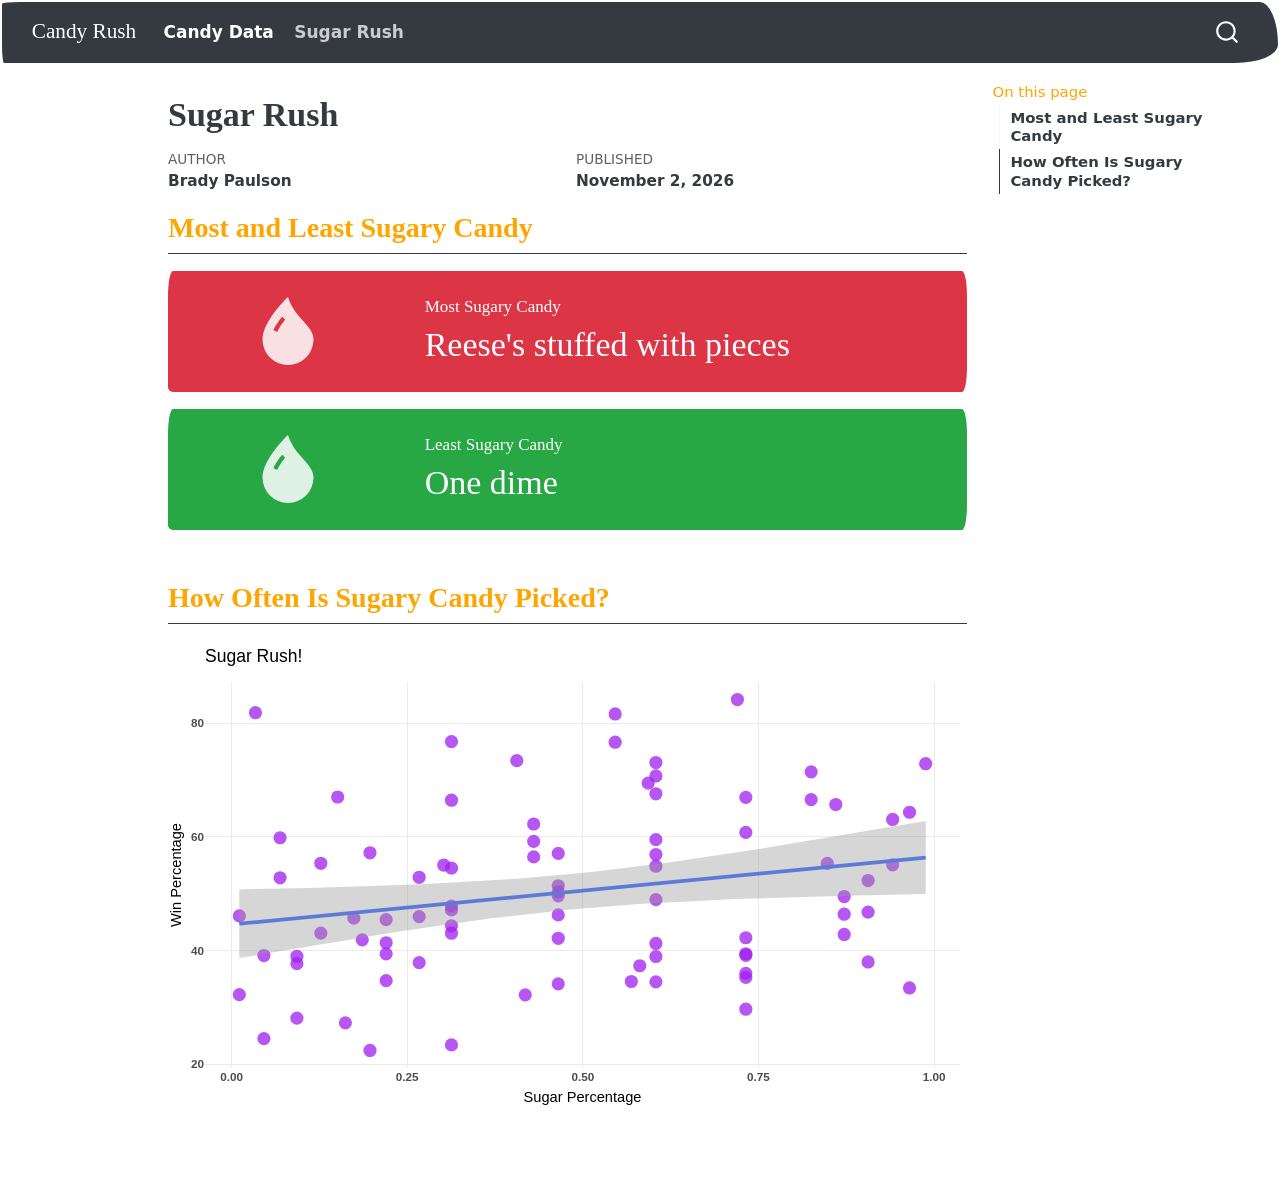
<file: docs/sugarrush.html>
<!DOCTYPE html>
<html xmlns="http://www.w3.org/1999/xhtml" lang="en" xml:lang="en"><head>

<meta charset="utf-8">
<meta name="generator" content="quarto-1.8.27">

<meta name="viewport" content="width=device-width, initial-scale=1.0, user-scalable=yes">

<meta name="author" content="Brady Paulson">
<meta name="dcterms.date" content="2026-11-02">

<title>Sugar Rush – Candy Rush</title>
<style>
code{white-space: pre-wrap;}
span.smallcaps{font-variant: small-caps;}
div.columns{display: flex; gap: min(4vw, 1.5em);}
div.column{flex: auto; overflow-x: auto;}
div.hanging-indent{margin-left: 1.5em; text-indent: -1.5em;}
ul.task-list{list-style: none;}
ul.task-list li input[type="checkbox"] {
  width: 0.8em;
  margin: 0 0.8em 0.2em -1em; /* quarto-specific, see https://github.com/quarto-dev/quarto-cli/issues/4556 */ 
  vertical-align: middle;
}
</style>


<script src="site_libs/quarto-nav/quarto-nav.js"></script>
<script src="site_libs/quarto-nav/headroom.min.js"></script>
<script src="site_libs/clipboard/clipboard.min.js"></script>
<script src="site_libs/quarto-search/autocomplete.umd.js"></script>
<script src="site_libs/quarto-search/fuse.min.js"></script>
<script src="site_libs/quarto-search/quarto-search.js"></script>
<meta name="quarto:offset" content="./">
<script src="site_libs/quarto-html/quarto.js" type="module"></script>
<script src="site_libs/quarto-html/tabsets/tabsets.js" type="module"></script>
<script src="site_libs/quarto-html/axe/axe-check.js" type="module"></script>
<script src="site_libs/quarto-html/popper.min.js"></script>
<script src="site_libs/quarto-html/tippy.umd.min.js"></script>
<script src="site_libs/quarto-html/anchor.min.js"></script>
<link href="site_libs/quarto-html/tippy.css" rel="stylesheet">
<link href="site_libs/quarto-html/quarto-syntax-highlighting-ed96de9b727972fe78a7b5d16c58bf87.css" rel="stylesheet" id="quarto-text-highlighting-styles">
<script src="site_libs/bootstrap/bootstrap.min.js"></script>
<link href="site_libs/bootstrap/bootstrap-icons.css" rel="stylesheet">
<link href="site_libs/bootstrap/bootstrap-d43ced8690cfac4c5d39d2056efb8c92.min.css" rel="stylesheet" append-hash="true" id="quarto-bootstrap" data-mode="light">
<script id="quarto-search-options" type="application/json">{
  "location": "navbar",
  "copy-button": false,
  "collapse-after": 3,
  "panel-placement": "end",
  "type": "overlay",
  "limit": 50,
  "keyboard-shortcut": [
    "f",
    "/",
    "s"
  ],
  "show-item-context": false,
  "language": {
    "search-no-results-text": "No results",
    "search-matching-documents-text": "matching documents",
    "search-copy-link-title": "Copy link to search",
    "search-hide-matches-text": "Hide additional matches",
    "search-more-match-text": "more match in this document",
    "search-more-matches-text": "more matches in this document",
    "search-clear-button-title": "Clear",
    "search-text-placeholder": "",
    "search-detached-cancel-button-title": "Cancel",
    "search-submit-button-title": "Submit",
    "search-label": "Search"
  }
}</script>
<link href="site_libs/htmltools-fill-0.5.9/fill.css" rel="stylesheet">
<script src="site_libs/bslib-component-js-0.12.0/components.min.js"></script>
<script src="site_libs/bslib-component-js-0.12.0/web-components.min.js" type="module"></script>
<link href="site_libs/bslib-component-css-0.12.0/components.css" rel="stylesheet">
<script src="site_libs/bslib-tag-require-0.12.0/tag-require.js"></script>
<script src="site_libs/htmlwidgets-1.6.4/htmlwidgets.js"></script>
<script src="site_libs/plotly-binding-4.12.1/plotly.js"></script>
<script src="site_libs/typedarray-0.1/typedarray.min.js"></script>
<script src="site_libs/jquery-3.5.1/jquery.min.js"></script>
<link href="site_libs/crosstalk-1.2.2/css/crosstalk.min.css" rel="stylesheet">
<script src="site_libs/crosstalk-1.2.2/js/crosstalk.min.js"></script>
<link href="site_libs/plotly-htmlwidgets-css-2.25.2/plotly-htmlwidgets.css" rel="stylesheet">
<script src="site_libs/plotly-main-2.25.2/plotly-latest.min.js"></script>


<link rel="stylesheet" href="styles.css">
</head>

<body class="nav-fixed quarto-light">

<div id="quarto-search-results"></div>
  <header id="quarto-header" class="headroom fixed-top">
    <nav class="navbar navbar-expand-lg " data-bs-theme="dark">
      <div class="navbar-container container-fluid">
      <div class="navbar-brand-container mx-auto">
    <a class="navbar-brand" href="./index.html">
    <span class="navbar-title">Candy Rush</span>
    </a>
  </div>
            <div id="quarto-search" class="" title="Search"></div>
          <button class="navbar-toggler" type="button" data-bs-toggle="collapse" data-bs-target="#navbarCollapse" aria-controls="navbarCollapse" role="menu" aria-expanded="false" aria-label="Toggle navigation" onclick="if (window.quartoToggleHeadroom) { window.quartoToggleHeadroom(); }">
  <span class="navbar-toggler-icon"></span>
</button>
          <div class="collapse navbar-collapse" id="navbarCollapse">
            <ul class="navbar-nav navbar-nav-scroll me-auto">
  <li class="nav-item">
    <a class="nav-link" href="./candy.html"> 
<span class="menu-text">Candy Data</span></a>
  </li>  
  <li class="nav-item">
    <a class="nav-link active" href="./sugarrush.html" aria-current="page"> 
<span class="menu-text">Sugar Rush</span></a>
  </li>  
</ul>
          </div> <!-- /navcollapse -->
            <div class="quarto-navbar-tools">
</div>
      </div> <!-- /container-fluid -->
    </nav>
</header>
<!-- content -->
<div id="quarto-content" class="quarto-container page-columns page-rows-contents page-layout-article page-navbar">
<!-- sidebar -->
<!-- margin-sidebar -->
    <div id="quarto-margin-sidebar" class="sidebar margin-sidebar">
        <nav id="TOC" role="doc-toc" class="toc-active">
    <h2 id="toc-title">On this page</h2>
   
  <ul>
  <li><a href="#most-and-least-sugary-candy" id="toc-most-and-least-sugary-candy" class="nav-link active" data-scroll-target="#most-and-least-sugary-candy">Most and Least Sugary Candy</a></li>
  <li><a href="#how-often-is-sugary-candy-picked" id="toc-how-often-is-sugary-candy-picked" class="nav-link" data-scroll-target="#how-often-is-sugary-candy-picked">How Often Is Sugary Candy Picked?</a></li>
  </ul>
</nav>
    </div>
<!-- main -->
<main class="content" id="quarto-document-content">

<header id="title-block-header" class="quarto-title-block default">
<div class="quarto-title">
<h1 class="title">Sugar Rush</h1>
</div>



<div class="quarto-title-meta">

    <div>
    <div class="quarto-title-meta-heading">Author</div>
    <div class="quarto-title-meta-contents">
             <p>Brady Paulson </p>
          </div>
  </div>
    
    <div>
    <div class="quarto-title-meta-heading">Published</div>
    <div class="quarto-title-meta-contents">
      <p class="date">November 2, 2026</p>
    </div>
  </div>
  
    
  </div>
  


</header>


<section id="most-and-least-sugary-candy" class="level2">
<h2 class="anchored" data-anchor-id="most-and-least-sugary-candy">Most and Least Sugary Candy</h2>
<div class="cell" content="valuebox" title="Most Sugary Candy">
<div class="cell-output-display">
<div class="card bslib-card bslib-mb-spacing html-fill-item html-fill-container bslib-value-box bg-danger showcase-left-center" data-bslib-card-init="" data-require-bs-caller="card() value_box()" data-require-bs-version="5 5">
<div class="card-body bslib-gap-spacing html-fill-item html-fill-container" style="margin-top:auto;margin-bottom:auto;flex:1 1 auto; padding:0;">
<div class="value-box-grid html-fill-item" style="--bslib-grid-height:auto;--bslib-grid-height-mobile:auto;---bslib-value-box-showcase-w:30%;---bslib-value-box-showcase-w-fs:1fr;---bslib-value-box-showcase-max-h:100px;---bslib-value-box-showcase-max-h-fs:67%;">
<div class="value-box-showcase html-fill-item html-fill-container"><svg xmlns="http://www.w3.org/2000/svg" viewbox="0 0 16 16" class="bi bi-droplet-fill " style="height:1em;width:1em;fill:currentColor;vertical-align:-0.125em;" aria-hidden="true" role="img"><path d="M8 16a6 6 0 0 0 6-6c0-1.655-1.122-2.904-2.432-4.362C10.254 4.176 8.75 2.503 8 0c0 0-6 5.686-6 10a6 6 0 0 0 6 6ZM6.646 4.646l.708.708c-.29.29-1.128 1.311-1.907 2.87l-.894-.448c.82-1.641 1.717-2.753 2.093-3.13Z"></path></svg></div>
<div class="value-box-area html-fill-item html-fill-container">
<p class="value-box-title">Most Sugary Candy</p>
<p class="value-box-value">Reese's stuffed with pieces</p>
</div>
</div>
</div>
<script data-bslib-card-init="">bslib.Card.initializeAllCards();</script>
</div>
</div>
</div>
<div class="cell" content="valuebox" title="Least Sugary Candy">
<div class="cell-output-display">
<div class="card bslib-card bslib-mb-spacing html-fill-item html-fill-container bslib-value-box bg-success showcase-left-center" data-bslib-card-init="" data-require-bs-caller="card() value_box()" data-require-bs-version="5 5">
<div class="card-body bslib-gap-spacing html-fill-item html-fill-container" style="margin-top:auto;margin-bottom:auto;flex:1 1 auto; padding:0;">
<div class="value-box-grid html-fill-item" style="--bslib-grid-height:auto;--bslib-grid-height-mobile:auto;---bslib-value-box-showcase-w:30%;---bslib-value-box-showcase-w-fs:1fr;---bslib-value-box-showcase-max-h:100px;---bslib-value-box-showcase-max-h-fs:67%;">
<div class="value-box-showcase html-fill-item html-fill-container"><svg xmlns="http://www.w3.org/2000/svg" viewbox="0 0 16 16" class="bi bi-droplet-fill " style="height:1em;width:1em;fill:currentColor;vertical-align:-0.125em;" aria-hidden="true" role="img"><path d="M8 16a6 6 0 0 0 6-6c0-1.655-1.122-2.904-2.432-4.362C10.254 4.176 8.75 2.503 8 0c0 0-6 5.686-6 10a6 6 0 0 0 6 6ZM6.646 4.646l.708.708c-.29.29-1.128 1.311-1.907 2.87l-.894-.448c.82-1.641 1.717-2.753 2.093-3.13Z"></path></svg></div>
<div class="value-box-area html-fill-item html-fill-container">
<p class="value-box-title">Least Sugary Candy</p>
<p class="value-box-value">One dime</p>
</div>
</div>
</div>
<script data-bslib-card-init="">bslib.Card.initializeAllCards();</script>
</div>
</div>
</div>
</section>
<section id="how-often-is-sugary-candy-picked" class="level2">
<h2 class="anchored" data-anchor-id="how-often-is-sugary-candy-picked">How Often Is Sugary Candy Picked?</h2>
<div class="cell">
<div class="cell-output-display">
<div class="plotly html-widget html-fill-item" id="htmlwidget-85d0bbf531ee2893ee2c" style="width:100%;height:464px;"></div>
<script type="application/json" data-for="htmlwidget-85d0bbf531ee2893ee2c">{"x":{"data":[{"x":[0.73199999000000004,0.60399997000000005,0.010999999999999999,0.010999999999999999,0.90600002000000002,0.46500000000000002,0.60399997000000005,0.31299999000000001,0.90600002000000002,0.60399997000000005,0.60399997000000005,0.73199999000000004,0.045999999999999999,0.73199999000000004,0.73199999000000004,0.127,0.73199999000000004,0.90600002000000002,0.46500000000000002,0.46500000000000002,0.46500000000000002,0.46500000000000002,0.127,0.43000000999999999,0.43000000999999999,0.43000000999999999,0.093000001999999998,0.19700000000000001,0.31299999000000001,0.22,0.045999999999999999,0.26699999000000002,0.82499999000000002,0.82499999000000002,0.87199998000000001,0.30199999,0.60399997000000005,0.73199999000000004,0.96499997000000004,0.31299999000000001,0.31299999000000001,0.84799999000000004,0.60399997000000005,0.31299999000000001,0.19700000000000001,0.22,0.46500000000000002,0.59299999000000003,0.093000001999999998,0.60399997000000005,0.58099997000000003,0.034000002000000001,0.72000003000000001,0.40599998999999998,0.98799998,0.73199999000000004,0.86000001000000004,0.73199999000000004,0.87199998000000001,0.22,0.94099997999999996,0.94099997999999996,0.26699999000000002,0.26699999000000002,0.54600000000000004,0.60399997000000005,0.068999998000000007,0.068999998000000007,0.15099999,0.56900001,0.96499997000000004,0.41800000999999998,0.16200000000000001,0.60399997000000005,0.60399997000000005,0.31299999000000001,0.17399998999999999,0.46500000000000002,0.31299999000000001,0.54600000000000004,0.22,0.093000001999999998,0.31299999000000001,0.186,0.87199998000000001],"y":[66.971725000000006,67.602936,32.261085999999999,46.116504999999997,52.341464999999999,50.347546000000001,56.914546999999999,23.417824,38.010962999999997,34.517681000000003,38.975037,36.017628000000002,24.524988,42.272075999999998,39.460555999999997,43.088923999999999,39.185504999999999,46.783347999999997,57.11974,34.158957999999998,51.412430000000001,42.178772000000002,55.375453999999998,62.284481,56.490501000000002,59.236122000000002,28.127438999999999,57.219250000000002,76.768600000000006,41.389557000000003,39.141055999999999,52.911391999999999,71.465050000000005,66.574584999999999,46.411715999999998,55.064072000000003,73.099556000000007,60.800700999999997,64.353340000000003,47.829754000000001,54.526451000000002,55.354045999999997,70.735641000000001,66.470680000000002,22.445340999999999,39.446800000000003,46.296596999999998,69.483788000000004,37.722335999999999,41.265510999999996,37.348522000000003,81.866257000000004,84.180289999999999,73.434989999999999,72.887900999999999,35.290756000000002,65.716285999999997,29.703690999999999,42.849144000000003,34.722000000000001,63.085140000000003,55.103695000000002,37.887188000000002,45.995826999999998,76.673782000000003,59.529251000000002,59.863998000000002,52.825946999999999,67.037627999999998,34.578991000000002,33.437550000000002,32.230995,27.303864999999998,54.861111000000001,48.982650999999997,43.068897,45.736747999999999,49.653503000000001,47.173228999999999,81.642914000000005,45.466282,39.011898000000002,44.375518999999997,41.904308,49.524113],"text":["Candy: 100 Grand <br>Sugar: 0.73 <br>Win %: 67 %","Candy: 3 Musketeers <br>Sugar: 0.6 <br>Win %: 67.6 %","Candy: One dime <br>Sugar: 0.01 <br>Win %: 32.3 %","Candy: One quarter <br>Sugar: 0.01 <br>Win %: 46.1 %","Candy: Air Heads <br>Sugar: 0.91 <br>Win %: 52.3 %","Candy: Almond Joy <br>Sugar: 0.47 <br>Win %: 50.3 %","Candy: Baby Ruth <br>Sugar: 0.6 <br>Win %: 56.9 %","Candy: Boston Baked Beans <br>Sugar: 0.31 <br>Win %: 23.4 %","Candy: Candy Corn <br>Sugar: 0.91 <br>Win %: 38 %","Candy: Caramel Apple Pops <br>Sugar: 0.6 <br>Win %: 34.5 %","Candy: Charleston Chew <br>Sugar: 0.6 <br>Win %: 39 %","Candy: Chewey Lemonhead Fruit Mix <br>Sugar: 0.73 <br>Win %: 36 %","Candy: Chiclets <br>Sugar: 0.05 <br>Win %: 24.5 %","Candy: Dots <br>Sugar: 0.73 <br>Win %: 42.3 %","Candy: Dum Dums <br>Sugar: 0.73 <br>Win %: 39.5 %","Candy: Fruit Chews <br>Sugar: 0.13 <br>Win %: 43.1 %","Candy: Fun Dip <br>Sugar: 0.73 <br>Win %: 39.2 %","Candy: Gobstopper <br>Sugar: 0.91 <br>Win %: 46.8 %","Candy: Haribo Gold Bears <br>Sugar: 0.47 <br>Win %: 57.1 %","Candy: Haribo Happy Cola <br>Sugar: 0.47 <br>Win %: 34.2 %","Candy: Haribo Sour Bears <br>Sugar: 0.47 <br>Win %: 51.4 %","Candy: Haribo Twin Snakes <br>Sugar: 0.47 <br>Win %: 42.2 %","Candy: Hershey's Kisses <br>Sugar: 0.13 <br>Win %: 55.4 %","Candy: Hershey's Krackel <br>Sugar: 0.43 <br>Win %: 62.3 %","Candy: Hershey's Milk Chocolate <br>Sugar: 0.43 <br>Win %: 56.5 %","Candy: Hershey's Special Dark <br>Sugar: 0.43 <br>Win %: 59.2 %","Candy: Jawbusters <br>Sugar: 0.09 <br>Win %: 28.1 %","Candy: Junior Mints <br>Sugar: 0.2 <br>Win %: 57.2 %","Candy: Kit Kat <br>Sugar: 0.31 <br>Win %: 76.8 %","Candy: Laffy Taffy <br>Sugar: 0.22 <br>Win %: 41.4 %","Candy: Lemonhead <br>Sugar: 0.05 <br>Win %: 39.1 %","Candy: Lifesavers big ring gummies <br>Sugar: 0.27 <br>Win %: 52.9 %","Candy: Peanut butter M&M's <br>Sugar: 0.82 <br>Win %: 71.5 %","Candy: M&M's <br>Sugar: 0.82 <br>Win %: 66.6 %","Candy: Mike & Ike <br>Sugar: 0.87 <br>Win %: 46.4 %","Candy: Milk Duds <br>Sugar: 0.3 <br>Win %: 55.1 %","Candy: Milky Way <br>Sugar: 0.6 <br>Win %: 73.1 %","Candy: Milky Way Midnight <br>Sugar: 0.73 <br>Win %: 60.8 %","Candy: Milky Way Simply Caramel <br>Sugar: 0.96 <br>Win %: 64.4 %","Candy: Mounds <br>Sugar: 0.31 <br>Win %: 47.8 %","Candy: Mr Good Bar <br>Sugar: 0.31 <br>Win %: 54.5 %","Candy: Nerds <br>Sugar: 0.85 <br>Win %: 55.4 %","Candy: Nestle Butterfinger <br>Sugar: 0.6 <br>Win %: 70.7 %","Candy: Nestle Crunch <br>Sugar: 0.31 <br>Win %: 66.5 %","Candy: Nik L Nip <br>Sugar: 0.2 <br>Win %: 22.4 %","Candy: Now & Later <br>Sugar: 0.22 <br>Win %: 39.4 %","Candy: Payday <br>Sugar: 0.47 <br>Win %: 46.3 %","Candy: Peanut M&Ms <br>Sugar: 0.59 <br>Win %: 69.5 %","Candy: Pixie Sticks <br>Sugar: 0.09 <br>Win %: 37.7 %","Candy: Pop Rocks <br>Sugar: 0.6 <br>Win %: 41.3 %","Candy: Red vines <br>Sugar: 0.58 <br>Win %: 37.3 %","Candy: Reese's Miniatures <br>Sugar: 0.03 <br>Win %: 81.9 %","Candy: Reese's Peanut Butter cup <br>Sugar: 0.72 <br>Win %: 84.2 %","Candy: Reese's pieces <br>Sugar: 0.41 <br>Win %: 73.4 %","Candy: Reese's stuffed with pieces <br>Sugar: 0.99 <br>Win %: 72.9 %","Candy: Ring pop <br>Sugar: 0.73 <br>Win %: 35.3 %","Candy: Rolo <br>Sugar: 0.86 <br>Win %: 65.7 %","Candy: Root Beer Barrels <br>Sugar: 0.73 <br>Win %: 29.7 %","Candy: Runts <br>Sugar: 0.87 <br>Win %: 42.8 %","Candy: Sixlets <br>Sugar: 0.22 <br>Win %: 34.7 %","Candy: Skittles original <br>Sugar: 0.94 <br>Win %: 63.1 %","Candy: Skittles wildberry <br>Sugar: 0.94 <br>Win %: 55.1 %","Candy: Nestle Smarties <br>Sugar: 0.27 <br>Win %: 37.9 %","Candy: Smarties candy <br>Sugar: 0.27 <br>Win %: 46 %","Candy: Snickers <br>Sugar: 0.55 <br>Win %: 76.7 %","Candy: Snickers Crisper <br>Sugar: 0.6 <br>Win %: 59.5 %","Candy: Sour Patch Kids <br>Sugar: 0.07 <br>Win %: 59.9 %","Candy: Sour Patch Tricksters <br>Sugar: 0.07 <br>Win %: 52.8 %","Candy: Starburst <br>Sugar: 0.15 <br>Win %: 67 %","Candy: Strawberry bon bons <br>Sugar: 0.57 <br>Win %: 34.6 %","Candy: Sugar Babies <br>Sugar: 0.96 <br>Win %: 33.4 %","Candy: Sugar Daddy <br>Sugar: 0.42 <br>Win %: 32.2 %","Candy: Super Bubble <br>Sugar: 0.16 <br>Win %: 27.3 %","Candy: Swedish Fish <br>Sugar: 0.6 <br>Win %: 54.9 %","Candy: Tootsie Pop <br>Sugar: 0.6 <br>Win %: 49 %","Candy: Tootsie Roll Juniors <br>Sugar: 0.31 <br>Win %: 43.1 %","Candy: Tootsie Roll Midgies <br>Sugar: 0.17 <br>Win %: 45.7 %","Candy: Tootsie Roll Snack Bars <br>Sugar: 0.47 <br>Win %: 49.7 %","Candy: Trolli Sour Bites <br>Sugar: 0.31 <br>Win %: 47.2 %","Candy: Twix <br>Sugar: 0.55 <br>Win %: 81.6 %","Candy: Twizzlers <br>Sugar: 0.22 <br>Win %: 45.5 %","Candy: Warheads <br>Sugar: 0.09 <br>Win %: 39 %","Candy: Welch's Fruit Snacks <br>Sugar: 0.31 <br>Win %: 44.4 %","Candy: Werther's Original Caramel <br>Sugar: 0.19 <br>Win %: 41.9 %","Candy: Whoppers <br>Sugar: 0.87 <br>Win %: 49.5 %"],"type":"scatter","mode":"markers","marker":{"autocolorscale":false,"color":"rgba(160,32,240,1)","opacity":0.75,"size":11.338582677165356,"symbol":"circle","line":{"width":1.8897637795275593,"color":"rgba(160,32,240,1)"}},"hoveron":"points","showlegend":false,"xaxis":"x","yaxis":"y","hoverinfo":"text","frame":null},{"x":[0.010999999999999999,0.023367088354430379,0.035734176708860754,0.04810126506329114,0.060468353417721513,0.072835441772151899,0.085202530126582271,0.097569618481012657,0.10993670683544303,0.1223037951898734,0.13467088354430379,0.14703797189873419,0.15940506025316456,0.17177214860759493,0.18413923696202533,0.1965063253164557,0.20887341367088608,0.22124050202531645,0.23360759037974682,0.24597467873417722,0.25834176708860757,0.27070885544303797,0.28307594379746837,0.29544303215189871,0.30781012050632911,0.32017720886075951,0.33254429721518985,0.34491138556962025,0.35727847392405065,0.369645562278481,0.3820126506329114,0.39437973898734174,0.40674682734177214,0.41911391569620254,0.43148100405063289,0.44384809240506329,0.45621518075949363,0.46858226911392403,0.48094935746835443,0.49331644582278478,0.50568353417721512,0.51805062253164558,0.53041771088607592,0.54278479924050627,0.55515188759493672,0.56751897594936707,0.57988606430379741,0.59225315265822787,0.60462024101265821,0.61698732936708856,0.62935441772151901,0.64172150607594936,0.6540885944303797,0.66645568278481016,0.6788227711392405,0.69118985949367084,0.7035569478481013,0.71592403620253164,0.72829112455696199,0.74065821291139233,0.75302530126582279,0.76539238962025313,0.77775947797468348,0.79012656632911393,0.80249365468354428,0.81486074303797462,0.82722783139240508,0.83959491974683542,0.85196200810126577,0.86432909645569622,0.87669618481012657,0.88906327316455691,0.90143036151898726,0.91379744987341771,0.92616453822784806,0.9385316265822784,0.95089871493670886,0.9632658032911392,0.97563289164556954,0.98799998],"y":[44.740604303689558,44.888067774483694,45.035531245277831,45.182994716071967,45.330458186866103,45.477921657660239,45.625385128454376,45.772848599248512,45.920312070042648,46.067775540836784,46.215239011630921,46.362702482425057,46.510165953219193,46.657629424013329,46.805092894807473,46.952556365601609,47.100019836395745,47.247483307189881,47.394946777984018,47.542410248778154,47.68987371957229,47.837337190366426,47.984800661160563,48.132264131954699,48.279727602748835,48.427191073542971,48.574654544337108,48.722118015131244,48.86958148592538,49.017044956719516,49.16450842751366,49.311971898307796,49.459435369101932,49.606898839896068,49.754362310690205,49.901825781484341,50.049289252278477,50.196752723072613,50.34421619386675,50.491679664660886,50.639143135455022,50.786606606249158,50.934070077043295,51.081533547837431,51.228997018631574,51.37646048942571,51.523923960219847,51.671387431013983,51.818850901808119,51.966314372602255,52.113777843396392,52.261241314190528,52.408704784984664,52.5561682557788,52.703631726572937,52.851095197367073,52.998558668161209,53.146022138955345,53.293485609749482,53.440949080543618,53.588412551337761,53.735876022131897,53.883339492926034,54.03080296372017,54.178266434514306,54.325729905308442,54.473193376102579,54.620656846896715,54.768120317690851,54.915583788484987,55.063047259279131,55.210510730073267,55.357974200867403,55.505437671661539,55.652901142455676,55.800364613249812,55.947828084043948,56.095291554838084,56.242755025632221,56.390218496426357],"text":"","type":"scatter","mode":"lines","name":"fitted values","line":{"width":3.7795275590551185,"color":"rgba(51,102,255,1)","dash":"solid"},"hoveron":"points","showlegend":false,"xaxis":"x","yaxis":"y","hoverinfo":"text","frame":null},{"x":[0.010999999999999999,0.023367088354430379,0.035734176708860754,0.04810126506329114,0.060468353417721513,0.072835441772151899,0.085202530126582271,0.097569618481012657,0.10993670683544303,0.1223037951898734,0.13467088354430379,0.14703797189873419,0.15940506025316456,0.17177214860759493,0.18413923696202533,0.1965063253164557,0.20887341367088608,0.22124050202531645,0.23360759037974682,0.24597467873417722,0.25834176708860757,0.27070885544303797,0.28307594379746837,0.29544303215189871,0.30781012050632911,0.32017720886075951,0.33254429721518985,0.34491138556962025,0.35727847392405065,0.369645562278481,0.3820126506329114,0.39437973898734174,0.40674682734177214,0.41911391569620254,0.43148100405063289,0.44384809240506329,0.45621518075949363,0.46858226911392403,0.48094935746835443,0.49331644582278478,0.50568353417721512,0.51805062253164558,0.53041771088607592,0.54278479924050627,0.55515188759493672,0.56751897594936707,0.57988606430379741,0.59225315265822787,0.60462024101265821,0.61698732936708856,0.62935441772151901,0.64172150607594936,0.6540885944303797,0.66645568278481016,0.6788227711392405,0.69118985949367084,0.7035569478481013,0.71592403620253164,0.72829112455696199,0.74065821291139233,0.75302530126582279,0.76539238962025313,0.77775947797468348,0.79012656632911393,0.80249365468354428,0.81486074303797462,0.82722783139240508,0.83959491974683542,0.85196200810126577,0.86432909645569622,0.87669618481012657,0.88906327316455691,0.90143036151898726,0.91379744987341771,0.92616453822784806,0.9385316265822784,0.95089871493670886,0.9632658032911392,0.97563289164556954,0.98799998,0.98799998,0.98799998,0.97563289164556954,0.9632658032911392,0.95089871493670886,0.9385316265822784,0.92616453822784806,0.91379744987341771,0.90143036151898726,0.88906327316455691,0.87669618481012657,0.86432909645569622,0.85196200810126577,0.83959491974683542,0.82722783139240508,0.81486074303797462,0.80249365468354428,0.79012656632911393,0.77775947797468348,0.76539238962025313,0.75302530126582279,0.74065821291139233,0.72829112455696199,0.71592403620253164,0.7035569478481013,0.69118985949367084,0.6788227711392405,0.66645568278481016,0.6540885944303797,0.64172150607594936,0.62935441772151901,0.61698732936708856,0.60462024101265821,0.59225315265822787,0.57988606430379741,0.56751897594936707,0.55515188759493672,0.54278479924050627,0.53041771088607592,0.51805062253164558,0.50568353417721512,0.49331644582278478,0.48094935746835443,0.46858226911392403,0.45621518075949363,0.44384809240506329,0.43148100405063289,0.41911391569620254,0.40674682734177214,0.39437973898734174,0.3820126506329114,0.369645562278481,0.35727847392405065,0.34491138556962025,0.33254429721518985,0.32017720886075951,0.30781012050632911,0.29544303215189871,0.28307594379746837,0.27070885544303797,0.25834176708860757,0.24597467873417722,0.23360759037974682,0.22124050202531645,0.20887341367088608,0.1965063253164557,0.18413923696202533,0.17177214860759493,0.15940506025316456,0.14703797189873419,0.13467088354430379,0.1223037951898734,0.10993670683544303,0.097569618481012657,0.085202530126582271,0.072835441772151899,0.060468353417721513,0.04810126506329114,0.035734176708860754,0.023367088354430379,0.010999999999999999,0.010999999999999999],"y":[38.707074164457055,38.971325389772574,39.234703903587302,39.497156330729922,39.758625334436744,40.019049299594855,40.278361993760925,40.536492205791227,40.793363362408428,41.048893123686447,41.302992959293277,41.555567708436506,41.80651512785699,42.05572543396439,42.303080847357627,42.548455150575315,42.791713273015432,43.03271092057242,43.271294271652103,43.507299765777809,43.740554015861484,43.970873880146762,44.198066734478026,44.421930989397332,44.642256898937191,44.858827708010573,45.07142118201071,45.279811554570671,45.483771916416977,45.683077049167061,45.877506682570107,46.066849122665616,46.250905163263354,46.429492156825297,46.602448087154869,46.769635459922888,46.930944812756209,47.08629764839737,47.235648614626456,47.378986793063689,47.516336012666699,47.647754167149749,47.773331581406481,47.893188532595531,48.00747208008265,48.116352390263238,48.22001875549406,48.318675501775076,48.412537960493871,48.501828649882896,48.586773776664259,48.667600132099444,48.744532422833245,48.81779104787897,48.887590310053341,48.954137033401466,49.017629547232175,49.078256991471939,49.136198896115459,49.191624988562339,49.244695185637688,49.295559731310533,49.344359445928681,49.391226057729284,49.436282592152011,49.479643798881568,49.521416600475533,49.561700549849618,49.600588286800004,49.638165986170044,49.674513792262736,49.709706235712638,49.743812630315858,49.776897448324107,49.809020673487375,49.840238131719332,49.870601799697624,49.900160092026645,49.928958127810766,49.957037977630016,49.957037977630016,62.823399015222698,62.556551923453675,62.290423017649523,62.025054368390272,61.760491094780292,61.496781611423977,61.233977894998972,60.972135771418948,60.711315224433896,60.451580726295525,60.193001590799931,59.935652348581698,59.679613143943811,59.424970151729624,59.171816011735316,58.920250276876601,58.670379869711056,58.422319539923386,58.176192312953262,57.932129917037834,57.690273172524897,57.450772323383504,57.213787286438752,56.979487789090243,56.74805336133268,56.519673143092533,56.294545463678631,56.072877147136083,55.854882496281611,55.640781910128524,55.430800095321615,55.225163843122367,55.02409936025289,54.827829164945634,54.636568588588183,54.450521957180499,54.269878563079331,54.094808572680108,53.925459045348568,53.761950258243346,53.604372536258083,53.452783773107043,53.307207797747857,53.167633691800745,53.034016103045793,52.90627653422554,52.784305522966839,52.66796557494051,52.557094673949976,52.451510172457212,52.351012864271972,52.255391055433783,52.164424475691817,52.077887906663506,51.99555443907537,51.917198306560479,51.842597274512066,51.771534587843099,51.703800500586091,51.639193423283096,51.577520731778499,51.518599284315933,51.462255693807343,51.408326399776058,51.356657580627903,51.307104942257318,51.259533414062268,51.213816778581396,51.169837256413608,51.127485063968564,51.086657957987121,51.047260777676868,51.009204992705797,50.972408263147827,50.936794015725624,50.902291039295463,50.868833101414012,50.836358586968359,50.804810159194815,50.774134442922062,38.707074164457055],"text":"","type":"scatter","mode":"lines","line":{"width":3.7795275590551185,"color":"transparent","dash":"solid"},"fill":"toself","fillcolor":"rgba(153,153,153,0.4)","hoveron":"points","hoverinfo":"x+y","showlegend":false,"xaxis":"x","yaxis":"y","frame":null}],"layout":{"margin":{"t":40.840182648401829,"r":7.3059360730593621,"b":37.260273972602747,"l":37.260273972602747},"paper_bgcolor":"rgba(255,255,255,1)","font":{"color":"rgba(0,0,0,1)","family":"","size":14.611872146118724},"title":{"text":"Sugar Rush!","font":{"color":"rgba(0,0,0,1)","family":"","size":17.534246575342465},"x":0,"xref":"paper"},"xaxis":{"domain":[0,1],"automargin":true,"type":"linear","autorange":false,"range":[-0.037849999000000009,1.0368499790000001],"tickmode":"array","ticktext":["0.00","0.25","0.50","0.75","1.00"],"tickvals":[0,0.25,0.49999999999999994,0.75,1],"categoryorder":"array","categoryarray":["0.00","0.25","0.50","0.75","1.00"],"nticks":null,"ticks":"","tickcolor":null,"ticklen":3.6529680365296811,"tickwidth":0,"showticklabels":true,"tickfont":{"color":"rgba(77,77,77,1)","family":"","size":11.68949771689498},"tickangle":-0,"showline":false,"linecolor":null,"linewidth":0,"showgrid":true,"gridcolor":"rgba(235,235,235,1)","gridwidth":0.66417600664176002,"zeroline":false,"anchor":"y","title":{"text":"Sugar Percentage","font":{"color":"rgba(0,0,0,1)","family":"","size":14.611872146118724}},"hoverformat":".2f"},"yaxis":{"domain":[0,1],"automargin":true,"type":"linear","autorange":false,"range":[19.358593549999998,87.267037450000004],"tickmode":"array","ticktext":["20","40","60","80"],"tickvals":[20,40,60.000000000000014,80],"categoryorder":"array","categoryarray":["20","40","60","80"],"nticks":null,"ticks":"","tickcolor":null,"ticklen":3.6529680365296811,"tickwidth":0,"showticklabels":true,"tickfont":{"color":"rgba(77,77,77,1)","family":"","size":11.68949771689498},"tickangle":-0,"showline":false,"linecolor":null,"linewidth":0,"showgrid":true,"gridcolor":"rgba(235,235,235,1)","gridwidth":0.66417600664176002,"zeroline":false,"anchor":"x","title":{"text":"Win Percentage","font":{"color":"rgba(0,0,0,1)","family":"","size":14.611872146118724}},"hoverformat":".2f"},"shapes":[],"showlegend":false,"legend":{"bgcolor":null,"bordercolor":null,"borderwidth":0,"font":{"color":"rgba(0,0,0,1)","family":"","size":11.68949771689498}},"hovermode":"closest","barmode":"relative"},"config":{"doubleClick":"reset","modeBarButtonsToAdd":["hoverclosest","hovercompare"],"showSendToCloud":false},"source":"A","attrs":{"ac61c7cdfc2":{"x":{},"y":{},"text":{},"type":"scatter"},"ac65ddacbef":{"x":{},"y":{}}},"cur_data":"ac61c7cdfc2","visdat":{"ac61c7cdfc2":["function (y) ","x"],"ac65ddacbef":["function (y) ","x"]},"highlight":{"on":"plotly_click","persistent":false,"dynamic":false,"selectize":false,"opacityDim":0.20000000000000001,"selected":{"opacity":1},"debounce":0},"shinyEvents":["plotly_hover","plotly_click","plotly_selected","plotly_relayout","plotly_brushed","plotly_brushing","plotly_clickannotation","plotly_doubleclick","plotly_deselect","plotly_afterplot","plotly_sunburstclick"],"base_url":"https://plot.ly"},"evals":[],"jsHooks":[]}</script>
</div>
</div>


</section>

</main> <!-- /main -->
<script id="quarto-html-after-body" type="application/javascript">
  window.document.addEventListener("DOMContentLoaded", function (event) {
    const icon = "";
    const anchorJS = new window.AnchorJS();
    anchorJS.options = {
      placement: 'right',
      icon: icon
    };
    anchorJS.add('.anchored');
    const isCodeAnnotation = (el) => {
      for (const clz of el.classList) {
        if (clz.startsWith('code-annotation-')) {                     
          return true;
        }
      }
      return false;
    }
    const onCopySuccess = function(e) {
      // button target
      const button = e.trigger;
      // don't keep focus
      button.blur();
      // flash "checked"
      button.classList.add('code-copy-button-checked');
      var currentTitle = button.getAttribute("title");
      button.setAttribute("title", "Copied!");
      let tooltip;
      if (window.bootstrap) {
        button.setAttribute("data-bs-toggle", "tooltip");
        button.setAttribute("data-bs-placement", "left");
        button.setAttribute("data-bs-title", "Copied!");
        tooltip = new bootstrap.Tooltip(button, 
          { trigger: "manual", 
            customClass: "code-copy-button-tooltip",
            offset: [0, -8]});
        tooltip.show();    
      }
      setTimeout(function() {
        if (tooltip) {
          tooltip.hide();
          button.removeAttribute("data-bs-title");
          button.removeAttribute("data-bs-toggle");
          button.removeAttribute("data-bs-placement");
        }
        button.setAttribute("title", currentTitle);
        button.classList.remove('code-copy-button-checked');
      }, 1000);
      // clear code selection
      e.clearSelection();
    }
    const getTextToCopy = function(trigger) {
      const outerScaffold = trigger.parentElement.cloneNode(true);
      const codeEl = outerScaffold.querySelector('code');
      for (const childEl of codeEl.children) {
        if (isCodeAnnotation(childEl)) {
          childEl.remove();
        }
      }
      return codeEl.innerText;
    }
    const clipboard = new window.ClipboardJS('.code-copy-button:not([data-in-quarto-modal])', {
      text: getTextToCopy
    });
    clipboard.on('success', onCopySuccess);
    if (window.document.getElementById('quarto-embedded-source-code-modal')) {
      const clipboardModal = new window.ClipboardJS('.code-copy-button[data-in-quarto-modal]', {
        text: getTextToCopy,
        container: window.document.getElementById('quarto-embedded-source-code-modal')
      });
      clipboardModal.on('success', onCopySuccess);
    }
      var localhostRegex = new RegExp(/^(?:http|https):\/\/localhost\:?[0-9]*\//);
      var mailtoRegex = new RegExp(/^mailto:/);
        var filterRegex = new RegExp('/' + window.location.host + '/');
      var isInternal = (href) => {
          return filterRegex.test(href) || localhostRegex.test(href) || mailtoRegex.test(href);
      }
      // Inspect non-navigation links and adorn them if external
     var links = window.document.querySelectorAll('a[href]:not(.nav-link):not(.navbar-brand):not(.toc-action):not(.sidebar-link):not(.sidebar-item-toggle):not(.pagination-link):not(.no-external):not([aria-hidden]):not(.dropdown-item):not(.quarto-navigation-tool):not(.about-link)');
      for (var i=0; i<links.length; i++) {
        const link = links[i];
        if (!isInternal(link.href)) {
          // undo the damage that might have been done by quarto-nav.js in the case of
          // links that we want to consider external
          if (link.dataset.originalHref !== undefined) {
            link.href = link.dataset.originalHref;
          }
        }
      }
    function tippyHover(el, contentFn, onTriggerFn, onUntriggerFn) {
      const config = {
        allowHTML: true,
        maxWidth: 500,
        delay: 100,
        arrow: false,
        appendTo: function(el) {
            return el.parentElement;
        },
        interactive: true,
        interactiveBorder: 10,
        theme: 'quarto',
        placement: 'bottom-start',
      };
      if (contentFn) {
        config.content = contentFn;
      }
      if (onTriggerFn) {
        config.onTrigger = onTriggerFn;
      }
      if (onUntriggerFn) {
        config.onUntrigger = onUntriggerFn;
      }
      window.tippy(el, config); 
    }
    const noterefs = window.document.querySelectorAll('a[role="doc-noteref"]');
    for (var i=0; i<noterefs.length; i++) {
      const ref = noterefs[i];
      tippyHover(ref, function() {
        // use id or data attribute instead here
        let href = ref.getAttribute('data-footnote-href') || ref.getAttribute('href');
        try { href = new URL(href).hash; } catch {}
        const id = href.replace(/^#\/?/, "");
        const note = window.document.getElementById(id);
        if (note) {
          return note.innerHTML;
        } else {
          return "";
        }
      });
    }
    const xrefs = window.document.querySelectorAll('a.quarto-xref');
    const processXRef = (id, note) => {
      // Strip column container classes
      const stripColumnClz = (el) => {
        el.classList.remove("page-full", "page-columns");
        if (el.children) {
          for (const child of el.children) {
            stripColumnClz(child);
          }
        }
      }
      stripColumnClz(note)
      if (id === null || id.startsWith('sec-')) {
        // Special case sections, only their first couple elements
        const container = document.createElement("div");
        if (note.children && note.children.length > 2) {
          container.appendChild(note.children[0].cloneNode(true));
          for (let i = 1; i < note.children.length; i++) {
            const child = note.children[i];
            if (child.tagName === "P" && child.innerText === "") {
              continue;
            } else {
              container.appendChild(child.cloneNode(true));
              break;
            }
          }
          if (window.Quarto?.typesetMath) {
            window.Quarto.typesetMath(container);
          }
          return container.innerHTML
        } else {
          if (window.Quarto?.typesetMath) {
            window.Quarto.typesetMath(note);
          }
          return note.innerHTML;
        }
      } else {
        // Remove any anchor links if they are present
        const anchorLink = note.querySelector('a.anchorjs-link');
        if (anchorLink) {
          anchorLink.remove();
        }
        if (window.Quarto?.typesetMath) {
          window.Quarto.typesetMath(note);
        }
        if (note.classList.contains("callout")) {
          return note.outerHTML;
        } else {
          return note.innerHTML;
        }
      }
    }
    for (var i=0; i<xrefs.length; i++) {
      const xref = xrefs[i];
      tippyHover(xref, undefined, function(instance) {
        instance.disable();
        let url = xref.getAttribute('href');
        let hash = undefined; 
        if (url.startsWith('#')) {
          hash = url;
        } else {
          try { hash = new URL(url).hash; } catch {}
        }
        if (hash) {
          const id = hash.replace(/^#\/?/, "");
          const note = window.document.getElementById(id);
          if (note !== null) {
            try {
              const html = processXRef(id, note.cloneNode(true));
              instance.setContent(html);
            } finally {
              instance.enable();
              instance.show();
            }
          } else {
            // See if we can fetch this
            fetch(url.split('#')[0])
            .then(res => res.text())
            .then(html => {
              const parser = new DOMParser();
              const htmlDoc = parser.parseFromString(html, "text/html");
              const note = htmlDoc.getElementById(id);
              if (note !== null) {
                const html = processXRef(id, note);
                instance.setContent(html);
              } 
            }).finally(() => {
              instance.enable();
              instance.show();
            });
          }
        } else {
          // See if we can fetch a full url (with no hash to target)
          // This is a special case and we should probably do some content thinning / targeting
          fetch(url)
          .then(res => res.text())
          .then(html => {
            const parser = new DOMParser();
            const htmlDoc = parser.parseFromString(html, "text/html");
            const note = htmlDoc.querySelector('main.content');
            if (note !== null) {
              // This should only happen for chapter cross references
              // (since there is no id in the URL)
              // remove the first header
              if (note.children.length > 0 && note.children[0].tagName === "HEADER") {
                note.children[0].remove();
              }
              const html = processXRef(null, note);
              instance.setContent(html);
            } 
          }).finally(() => {
            instance.enable();
            instance.show();
          });
        }
      }, function(instance) {
      });
    }
        let selectedAnnoteEl;
        const selectorForAnnotation = ( cell, annotation) => {
          let cellAttr = 'data-code-cell="' + cell + '"';
          let lineAttr = 'data-code-annotation="' +  annotation + '"';
          const selector = 'span[' + cellAttr + '][' + lineAttr + ']';
          return selector;
        }
        const selectCodeLines = (annoteEl) => {
          const doc = window.document;
          const targetCell = annoteEl.getAttribute("data-target-cell");
          const targetAnnotation = annoteEl.getAttribute("data-target-annotation");
          const annoteSpan = window.document.querySelector(selectorForAnnotation(targetCell, targetAnnotation));
          const lines = annoteSpan.getAttribute("data-code-lines").split(",");
          const lineIds = lines.map((line) => {
            return targetCell + "-" + line;
          })
          let top = null;
          let height = null;
          let parent = null;
          if (lineIds.length > 0) {
              //compute the position of the single el (top and bottom and make a div)
              const el = window.document.getElementById(lineIds[0]);
              top = el.offsetTop;
              height = el.offsetHeight;
              parent = el.parentElement.parentElement;
            if (lineIds.length > 1) {
              const lastEl = window.document.getElementById(lineIds[lineIds.length - 1]);
              const bottom = lastEl.offsetTop + lastEl.offsetHeight;
              height = bottom - top;
            }
            if (top !== null && height !== null && parent !== null) {
              // cook up a div (if necessary) and position it 
              let div = window.document.getElementById("code-annotation-line-highlight");
              if (div === null) {
                div = window.document.createElement("div");
                div.setAttribute("id", "code-annotation-line-highlight");
                div.style.position = 'absolute';
                parent.appendChild(div);
              }
              div.style.top = top - 2 + "px";
              div.style.height = height + 4 + "px";
              div.style.left = 0;
              let gutterDiv = window.document.getElementById("code-annotation-line-highlight-gutter");
              if (gutterDiv === null) {
                gutterDiv = window.document.createElement("div");
                gutterDiv.setAttribute("id", "code-annotation-line-highlight-gutter");
                gutterDiv.style.position = 'absolute';
                const codeCell = window.document.getElementById(targetCell);
                const gutter = codeCell.querySelector('.code-annotation-gutter');
                gutter.appendChild(gutterDiv);
              }
              gutterDiv.style.top = top - 2 + "px";
              gutterDiv.style.height = height + 4 + "px";
            }
            selectedAnnoteEl = annoteEl;
          }
        };
        const unselectCodeLines = () => {
          const elementsIds = ["code-annotation-line-highlight", "code-annotation-line-highlight-gutter"];
          elementsIds.forEach((elId) => {
            const div = window.document.getElementById(elId);
            if (div) {
              div.remove();
            }
          });
          selectedAnnoteEl = undefined;
        };
          // Handle positioning of the toggle
      window.addEventListener(
        "resize",
        throttle(() => {
          elRect = undefined;
          if (selectedAnnoteEl) {
            selectCodeLines(selectedAnnoteEl);
          }
        }, 10)
      );
      function throttle(fn, ms) {
      let throttle = false;
      let timer;
        return (...args) => {
          if(!throttle) { // first call gets through
              fn.apply(this, args);
              throttle = true;
          } else { // all the others get throttled
              if(timer) clearTimeout(timer); // cancel #2
              timer = setTimeout(() => {
                fn.apply(this, args);
                timer = throttle = false;
              }, ms);
          }
        };
      }
        // Attach click handler to the DT
        const annoteDls = window.document.querySelectorAll('dt[data-target-cell]');
        for (const annoteDlNode of annoteDls) {
          annoteDlNode.addEventListener('click', (event) => {
            const clickedEl = event.target;
            if (clickedEl !== selectedAnnoteEl) {
              unselectCodeLines();
              const activeEl = window.document.querySelector('dt[data-target-cell].code-annotation-active');
              if (activeEl) {
                activeEl.classList.remove('code-annotation-active');
              }
              selectCodeLines(clickedEl);
              clickedEl.classList.add('code-annotation-active');
            } else {
              // Unselect the line
              unselectCodeLines();
              clickedEl.classList.remove('code-annotation-active');
            }
          });
        }
    const findCites = (el) => {
      const parentEl = el.parentElement;
      if (parentEl) {
        const cites = parentEl.dataset.cites;
        if (cites) {
          return {
            el,
            cites: cites.split(' ')
          };
        } else {
          return findCites(el.parentElement)
        }
      } else {
        return undefined;
      }
    };
    var bibliorefs = window.document.querySelectorAll('a[role="doc-biblioref"]');
    for (var i=0; i<bibliorefs.length; i++) {
      const ref = bibliorefs[i];
      const citeInfo = findCites(ref);
      if (citeInfo) {
        tippyHover(citeInfo.el, function() {
          var popup = window.document.createElement('div');
          citeInfo.cites.forEach(function(cite) {
            var citeDiv = window.document.createElement('div');
            citeDiv.classList.add('hanging-indent');
            citeDiv.classList.add('csl-entry');
            var biblioDiv = window.document.getElementById('ref-' + cite);
            if (biblioDiv) {
              citeDiv.innerHTML = biblioDiv.innerHTML;
            }
            popup.appendChild(citeDiv);
          });
          return popup.innerHTML;
        });
      }
    }
  });
  </script>
</div> <!-- /content -->




</body></html>
</file>
<file: docs/site_libs/quarto-html/tippy.css>
.tippy-box[data-animation=fade][data-state=hidden]{opacity:0}[data-tippy-root]{max-width:calc(100vw - 10px)}.tippy-box{position:relative;background-color:#333;color:#fff;border-radius:4px;font-size:14px;line-height:1.4;white-space:normal;outline:0;transition-property:transform,visibility,opacity}.tippy-box[data-placement^=top]>.tippy-arrow{bottom:0}.tippy-box[data-placement^=top]>.tippy-arrow:before{bottom:-7px;left:0;border-width:8px 8px 0;border-top-color:initial;transform-origin:center top}.tippy-box[data-placement^=bottom]>.tippy-arrow{top:0}.tippy-box[data-placement^=bottom]>.tippy-arrow:before{top:-7px;left:0;border-width:0 8px 8px;border-bottom-color:initial;transform-origin:center bottom}.tippy-box[data-placement^=left]>.tippy-arrow{right:0}.tippy-box[data-placement^=left]>.tippy-arrow:before{border-width:8px 0 8px 8px;border-left-color:initial;right:-7px;transform-origin:center left}.tippy-box[data-placement^=right]>.tippy-arrow{left:0}.tippy-box[data-placement^=right]>.tippy-arrow:before{left:-7px;border-width:8px 8px 8px 0;border-right-color:initial;transform-origin:center right}.tippy-box[data-inertia][data-state=visible]{transition-timing-function:cubic-bezier(.54,1.5,.38,1.11)}.tippy-arrow{width:16px;height:16px;color:#333}.tippy-arrow:before{content:"";position:absolute;border-color:transparent;border-style:solid}.tippy-content{position:relative;padding:5px 9px;z-index:1}
</file>
<file: docs/site_libs/quarto-html/quarto-syntax-highlighting-ed96de9b727972fe78a7b5d16c58bf87.css>
/* quarto syntax highlight colors */
:root {
  --quarto-hl-ot-color: #003B4F;
  --quarto-hl-at-color: #657422;
  --quarto-hl-ss-color: #20794D;
  --quarto-hl-an-color: #5E5E5E;
  --quarto-hl-fu-color: #4758AB;
  --quarto-hl-st-color: #20794D;
  --quarto-hl-cf-color: #003B4F;
  --quarto-hl-op-color: #5E5E5E;
  --quarto-hl-er-color: #AD0000;
  --quarto-hl-bn-color: #AD0000;
  --quarto-hl-al-color: #AD0000;
  --quarto-hl-va-color: #111111;
  --quarto-hl-bu-color: inherit;
  --quarto-hl-ex-color: inherit;
  --quarto-hl-pp-color: #AD0000;
  --quarto-hl-in-color: #5E5E5E;
  --quarto-hl-vs-color: #20794D;
  --quarto-hl-wa-color: #5E5E5E;
  --quarto-hl-do-color: #5E5E5E;
  --quarto-hl-im-color: #00769E;
  --quarto-hl-ch-color: #20794D;
  --quarto-hl-dt-color: #AD0000;
  --quarto-hl-fl-color: #AD0000;
  --quarto-hl-co-color: #5E5E5E;
  --quarto-hl-cv-color: #5E5E5E;
  --quarto-hl-cn-color: #8f5902;
  --quarto-hl-sc-color: #5E5E5E;
  --quarto-hl-dv-color: #AD0000;
  --quarto-hl-kw-color: #003B4F;
}

/* other quarto variables */
:root {
  --quarto-font-monospace: SFMono-Regular, Menlo, Monaco, Consolas, "Liberation Mono", "Courier New", monospace;
}

/* syntax highlight based on Pandoc's rules */
pre > code.sourceCode > span {
  color: #003B4F;
}

code.sourceCode > span {
  color: #003B4F;
}

div.sourceCode,
div.sourceCode pre.sourceCode {
  color: #003B4F;
}

/* Normal */
code span {
  color: #003B4F;
}

/* Alert */
code span.al {
  color: #AD0000;
  font-style: inherit;
}

/* Annotation */
code span.an {
  color: #5E5E5E;
  font-style: inherit;
}

/* Attribute */
code span.at {
  color: #657422;
  font-style: inherit;
}

/* BaseN */
code span.bn {
  color: #AD0000;
  font-style: inherit;
}

/* BuiltIn */
code span.bu {
  font-style: inherit;
}

/* ControlFlow */
code span.cf {
  color: #003B4F;
  font-weight: bold;
  font-style: inherit;
}

/* Char */
code span.ch {
  color: #20794D;
  font-style: inherit;
}

/* Constant */
code span.cn {
  color: #8f5902;
  font-style: inherit;
}

/* Comment */
code span.co {
  color: #5E5E5E;
  font-style: inherit;
}

/* CommentVar */
code span.cv {
  color: #5E5E5E;
  font-style: italic;
}

/* Documentation */
code span.do {
  color: #5E5E5E;
  font-style: italic;
}

/* DataType */
code span.dt {
  color: #AD0000;
  font-style: inherit;
}

/* DecVal */
code span.dv {
  color: #AD0000;
  font-style: inherit;
}

/* Error */
code span.er {
  color: #AD0000;
  font-style: inherit;
}

/* Extension */
code span.ex {
  font-style: inherit;
}

/* Float */
code span.fl {
  color: #AD0000;
  font-style: inherit;
}

/* Function */
code span.fu {
  color: #4758AB;
  font-style: inherit;
}

/* Import */
code span.im {
  color: #00769E;
  font-style: inherit;
}

/* Information */
code span.in {
  color: #5E5E5E;
  font-style: inherit;
}

/* Keyword */
code span.kw {
  color: #003B4F;
  font-weight: bold;
  font-style: inherit;
}

/* Operator */
code span.op {
  color: #5E5E5E;
  font-style: inherit;
}

/* Other */
code span.ot {
  color: #003B4F;
  font-style: inherit;
}

/* Preprocessor */
code span.pp {
  color: #AD0000;
  font-style: inherit;
}

/* SpecialChar */
code span.sc {
  color: #5E5E5E;
  font-style: inherit;
}

/* SpecialString */
code span.ss {
  color: #20794D;
  font-style: inherit;
}

/* String */
code span.st {
  color: #20794D;
  font-style: inherit;
}

/* Variable */
code span.va {
  color: #111111;
  font-style: inherit;
}

/* VerbatimString */
code span.vs {
  color: #20794D;
  font-style: inherit;
}

/* Warning */
code span.wa {
  color: #5E5E5E;
  font-style: italic;
}

.prevent-inlining {
  content: "</";
}

/*# sourceMappingURL=0920dd6d7437995b8cdf7429764427b1.css.map */
</file>
<file: docs/styles.css>
/* css styles */
h2{
  color:orange;
}
</file>
<file: docs/site_libs/quarto-html/quarto-syntax-highlighting-dark-4d9afe2b8d18ee9fa5d0d57b5ed4214d.css>
/* quarto syntax highlight colors */
:root {
  --quarto-hl-al-color: #f07178;
  --quarto-hl-an-color: #d4d0ab;
  --quarto-hl-at-color: #00e0e0;
  --quarto-hl-bn-color: #d4d0ab;
  --quarto-hl-bu-color: #abe338;
  --quarto-hl-ch-color: #abe338;
  --quarto-hl-co-color: #f8f8f2;
  --quarto-hl-cv-color: #ffd700;
  --quarto-hl-cn-color: #ffd700;
  --quarto-hl-cf-color: #ffa07a;
  --quarto-hl-dt-color: #ffa07a;
  --quarto-hl-dv-color: #d4d0ab;
  --quarto-hl-do-color: #f8f8f2;
  --quarto-hl-er-color: #f07178;
  --quarto-hl-ex-color: #00e0e0;
  --quarto-hl-fl-color: #d4d0ab;
  --quarto-hl-fu-color: #ffa07a;
  --quarto-hl-im-color: #abe338;
  --quarto-hl-in-color: #d4d0ab;
  --quarto-hl-kw-color: #ffa07a;
  --quarto-hl-op-color: #ffa07a;
  --quarto-hl-ot-color: #00e0e0;
  --quarto-hl-pp-color: #dcc6e0;
  --quarto-hl-re-color: #00e0e0;
  --quarto-hl-sc-color: #abe338;
  --quarto-hl-ss-color: #abe338;
  --quarto-hl-st-color: #abe338;
  --quarto-hl-va-color: #00e0e0;
  --quarto-hl-vs-color: #abe338;
  --quarto-hl-wa-color: #dcc6e0;
}

/* other quarto variables */
:root {
  --quarto-font-monospace: SFMono-Regular, Menlo, Monaco, Consolas, "Liberation Mono", "Courier New", monospace;
}

/* syntax highlight based on Pandoc's rules */
pre > code.sourceCode > span {
  color: #f8f8f2;
}

code.sourceCode > span {
  color: #f8f8f2;
}

div.sourceCode,
div.sourceCode pre.sourceCode {
  color: #f8f8f2;
}

/* Normal */
code span {
  color: #f8f8f2;
}

/* Alert */
code span.al {
  color: #f07178;
}

/* Annotation */
code span.an {
  color: #d4d0ab;
}

/* Attribute */
code span.at {
  color: #00e0e0;
}

/* BaseN */
code span.bn {
  color: #d4d0ab;
}

/* BuiltIn */
code span.bu {
  color: #abe338;
}

/* ControlFlow */
code span.cf {
  font-weight: bold;
  color: #ffa07a;
}

/* Char */
code span.ch {
  color: #abe338;
}

/* Constant */
code span.cn {
  color: #ffd700;
}

/* Comment */
code span.co {
  font-style: italic;
  color: #f8f8f2;
}

/* CommentVar */
code span.cv {
  color: #ffd700;
}

/* Documentation */
code span.do {
  color: #f8f8f2;
}

/* DataType */
code span.dt {
  color: #ffa07a;
}

/* DecVal */
code span.dv {
  color: #d4d0ab;
}

/* Error */
code span.er {
  color: #f07178;
  text-decoration: underline;
}

/* Extension */
code span.ex {
  font-weight: bold;
  color: #00e0e0;
}

/* Float */
code span.fl {
  color: #d4d0ab;
}

/* Function */
code span.fu {
  color: #ffa07a;
}

/* Import */
code span.im {
  color: #abe338;
}

/* Information */
code span.in {
  color: #d4d0ab;
}

/* Keyword */
code span.kw {
  font-weight: bold;
  color: #ffa07a;
}

/* Operator */
code span.op {
  color: #ffa07a;
}

/* Other */
code span.ot {
  color: #00e0e0;
}

/* Preprocessor */
code span.pp {
  color: #dcc6e0;
}

/* RegionMarker */
code span.re {
  background-color: #f8f8f2;
  color: #00e0e0;
}

/* SpecialChar */
code span.sc {
  color: #abe338;
}

/* SpecialString */
code span.ss {
  color: #abe338;
}

/* String */
code span.st {
  color: #abe338;
}

/* Variable */
code span.va {
  color: #00e0e0;
}

/* VerbatimString */
code span.vs {
  color: #abe338;
}

/* Warning */
code span.wa {
  color: #dcc6e0;
}

.prevent-inlining {
  content: "</";
}

/*# sourceMappingURL=86edf53ecdff796acf02dbceed379426.css.map */
</file>
<file: docs/site_libs/htmltools-fill-0.5.9/fill.css>
@layer htmltools {
  .html-fill-container {
    display: flex;
    flex-direction: column;
    /* Prevent the container from expanding vertically or horizontally beyond its
    parent's constraints. */
    min-height: 0;
    min-width: 0;
  }
  .html-fill-container > .html-fill-item {
    /* Fill items can grow and shrink freely within
    available vertical space in fillable container */
    flex: 1 1 auto;
    min-height: 0;
    min-width: 0;
  }
  .html-fill-container > :not(.html-fill-item) {
    /* Prevent shrinking or growing of non-fill items */
    flex: 0 0 auto;
  }
}
</file>
<file: docs/site_libs/plotly-htmlwidgets-css-2.25.2/plotly-htmlwidgets.css>
/*
just here so that plotly works
correctly with ioslides.
see https://github.com/ropensci/plotly/issues/463
*/

slide:not(.current) .plotly.html-widget{
  display: none;
}
</file>
<file: docs/site_libs/bslib-component-css-0.12.0/components.css>
.accordion .accordion-header{font-size:calc(1.325rem + .9vw);margin-top:0;margin-bottom:.5rem;font-weight:400;line-height:1.2;color:var(--bs-heading-color);margin-bottom:0}@media (min-width: 1200px){.accordion .accordion-header{font-size:2rem}}.accordion .accordion-icon:not(:empty){margin-right:0.75rem;display:flex}.accordion .accordion-button:not(.collapsed){box-shadow:none}.accordion .accordion-button:not(.collapsed):focus{box-shadow:var(--bs-accordion-btn-focus-box-shadow)}.bslib-card{overflow:auto}.bslib-card .card-body+.card-body{padding-top:0}.bslib-card .card-body{overflow:auto}.bslib-card .card-body p{margin-top:0}.bslib-card .card-body p:last-child{margin-bottom:0}.bslib-card .card-body{max-height:var(--bslib-card-body-max-height, none)}.bslib-card[data-full-screen="true"]>.card-body{max-height:var(--bslib-card-body-max-height-full-screen, none)}.bslib-card .card-header{display:flex;flex-direction:row;align-items:center;align-self:stretch;min-height:2.5rem;padding-block:calc(var(--bs-card-cap-padding-y) / 2);gap:0.25rem}.bslib-card .card-header>.nav{flex:1;min-width:0}.bslib-card .card-header>.bslib-nav-spacer{margin-left:auto}.bslib-card .card-header .form-group{margin-bottom:0}.bslib-card .card-header .selectize-control{margin-bottom:0}.bslib-card .card-header .selectize-control .item{margin-right:1.15rem}.bslib-card .card-footer{margin-top:auto}.bslib-card .bslib-navs-card-title{display:flex;flex-wrap:wrap;justify-content:space-between;align-items:center}.bslib-card .bslib-navs-card-title .nav{margin-left:auto}.bslib-card .bslib-sidebar-layout:not([data-bslib-sidebar-border="true"]){border:none}.bslib-card .bslib-sidebar-layout:not([data-bslib-sidebar-border-radius="true"]){border-top-left-radius:0;border-top-right-radius:0}.bslib-card[data-full-screen="true"]{position:fixed;inset:3.5rem 1rem 1rem;height:auto !important;max-height:none !important;width:auto !important;z-index:1070}.bslib-full-screen-enter{position:absolute;bottom:var(--bslib-full-screen-enter-bottom, 0.2rem);right:var(--bslib-full-screen-enter-right, 0);top:var(--bslib-full-screen-enter-top);left:var(--bslib-full-screen-enter-left);color:var(--bslib-color-fg, var(--bs-card-color));background-color:var(--bslib-color-bg, var(--bs-card-bg, var(--bs-body-bg)));border:var(--bs-card-border-width) solid var(--bslib-color-fg, var(--bs-card-border-color));box-shadow:0 2px 4px rgba(0,0,0,0.15);margin:0.2rem 0.4rem;padding:0.55rem !important;font-size:.8rem;cursor:pointer;opacity:0;z-index:1070}.card:hover>*>.bslib-full-screen-enter,.card:focus-within>*>.bslib-full-screen-enter{opacity:0.6}.card:hover>*>.bslib-full-screen-enter:hover,.card:hover>*>.bslib-full-screen-enter:focus,.card:focus-within>*>.bslib-full-screen-enter:hover,.card:focus-within>*>.bslib-full-screen-enter:focus{opacity:1}.card[data-full-screen="false"]:hover>*>.bslib-full-screen-enter{display:block}.bslib-has-full-screen .bslib-full-screen-enter{display:none !important}.card:has(bslib-offcanvas.show,bslib-offcanvas.showing) .bslib-full-screen-enter{display:none !important}.bslib-full-screen-exit{position:relative;top:1.35rem;font-size:0.9rem;cursor:pointer;text-decoration:none;display:flex;float:right;margin-right:2.15rem;align-items:center;color:rgba(var(--bs-body-bg-rgb), 0.8)}.bslib-full-screen-exit:hover{color:rgba(var(--bs-body-bg-rgb), 1)}.bslib-full-screen-exit svg{margin-left:0.5rem;font-size:1.5rem}#bslib-full-screen-overlay{position:fixed;inset:0;background-color:rgba(var(--bs-body-color-rgb), 0.6);backdrop-filter:blur(2px);-webkit-backdrop-filter:blur(2px);z-index:1069;animation:bslib-full-screen-overlay-enter 400ms cubic-bezier(0.6, 0.02, 0.65, 1) forwards}@keyframes bslib-full-screen-overlay-enter{0%{opacity:0}100%{opacity:1}}@media (max-width: 575.98px){.bslib-card[data-full-screen="true"]{inset:2.5rem 0.5rem 0.5rem}.bslib-full-screen-exit{top:0.75rem;margin-right:1.25rem}}.bslib-grid{--_item-column-span: 1;display:grid !important;gap:var(--bslib-spacer, 1rem);height:var(--bslib-grid-height)}.bslib-grid>*{grid-column:auto/span var(--_item-column-span, 1)}.bslib-grid.grid{grid-template-columns:repeat(var(--bs-columns, 12), minmax(0, 1fr));grid-template-rows:unset;grid-auto-rows:var(--bslib-grid--row-heights);--bslib-grid--row-heights--xs: unset;--bslib-grid--row-heights--sm: unset;--bslib-grid--row-heights--md: unset;--bslib-grid--row-heights--lg: unset;--bslib-grid--row-heights--xl: unset;--bslib-grid--row-heights--xxl: unset}.bslib-grid.grid.bslib-grid--row-heights--xs{--bslib-grid--row-heights: var(--bslib-grid--row-heights--xs)}@media (min-width: 576px){.bslib-grid.grid.bslib-grid--row-heights--sm{--bslib-grid--row-heights: var(--bslib-grid--row-heights--sm)}}@media (min-width: 768px){.bslib-grid.grid.bslib-grid--row-heights--md{--bslib-grid--row-heights: var(--bslib-grid--row-heights--md)}}@media (min-width: 992px){.bslib-grid.grid.bslib-grid--row-heights--lg{--bslib-grid--row-heights: var(--bslib-grid--row-heights--lg)}}@media (min-width: 1200px){.bslib-grid.grid.bslib-grid--row-heights--xl{--bslib-grid--row-heights: var(--bslib-grid--row-heights--xl)}}@media (min-width: 1400px){.bslib-grid.grid.bslib-grid--row-heights--xxl{--bslib-grid--row-heights: var(--bslib-grid--row-heights--xxl)}}.bslib-grid>*>.shiny-input-container{width:100%}bslib-layout-columns.bslib-grid{--_item-column-span: 6}bslib-layout-columns[hidden-until-init]>*{display:none}@media (max-width: 767.98px){bslib-layout-columns:where(.bslib-grid)>*{grid-column:1 / -1}}@media (max-width: 575.98px){.bslib-grid{grid-template-columns:1fr !important;height:var(--bslib-grid-height-mobile)}.bslib-grid.grid{height:unset !important}}.bslib-input-submit-textarea{margin:0 auto}.bslib-submit-textarea-container{display:flex;flex-direction:column;gap:0.5rem;padding:0.5rem;border:var(--bs-border-width, 1px) solid var(--bs-gray-500, #ced4da);border-radius:var(--bs-border-radius-sm, 4px);background-color:var(--bs-body-bg, white);transition:border-color 0.2s, box-shadow 0.2s}.bslib-submit-textarea-container:focus-within{border-color:var(--bs-primary, #007bff);box-shadow:0 0 0 var(--bs-focus-ring-width, 0.25rem) var(--bs-focus-ring-color, rgba(13,110,253,0.25))}.bslib-submit-textarea-container>textarea{border:none;resize:none;min-height:1rem;max-height:10rem;background-color:transparent;padding:0;color:var(--bs-body-color, #212529)}.bslib-submit-textarea-container>textarea:focus{outline:none;box-shadow:none}.bslib-submit-textarea-container>footer{display:flex;flex-wrap:wrap;justify-content:space-between;align-items:center;gap:0.5rem}.bslib-submit-textarea-container .bslib-submit-textarea-btn{margin-left:auto}.bslib-toolbar{display:flex;align-items:center;gap:0.25rem}.bslib-submit-key{border-radius:var(--bs-border-radius-sm, 4px);padding:0.25em 0.5em;font-weight:300;font-size:0.7em;vertical-align:0.15em}:not(.disabled) .bslib-submit-key{background-color:rgba(var(--bs-body-color-rgb, 0, 0, 0), 0.2)}@media (min-width: 576px){.nav:not(.nav-hidden){display:flex !important;display:-webkit-flex !important}.nav:not(.nav-hidden):not(.nav-stacked):not(.flex-column){float:none !important}.nav:not(.nav-hidden):not(.nav-stacked):not(.flex-column)>.bslib-nav-spacer{margin-left:auto !important}.nav:not(.nav-hidden):not(.nav-stacked):not(.flex-column)>.form-inline{margin-top:auto;margin-bottom:auto}.nav:not(.nav-hidden).nav-stacked{flex-direction:column;-webkit-flex-direction:column;height:100%}.nav:not(.nav-hidden).nav-stacked>.bslib-nav-spacer{margin-top:auto !important}}.offcanvas-title{font-size:calc(1.275rem + .3vw);font-weight:400;color:var(--bs-heading-color)}.offcanvas-footer{display:flex;align-items:center;padding:var(--bs-offcanvas-padding-y) var(--bs-offcanvas-padding-x);border-top:var(--bs-offcanvas-border-width) solid var(--bs-offcanvas-border-color)}.bslib-page-fill{width:100%;height:100%;margin:0;padding:var(--bslib-spacer, 1rem);gap:var(--bslib-spacer, 1rem)}@media (max-width: 575.98px){.bslib-flow-mobile>.html-fill-item{flex:0 0 auto}.bslib-flow-mobile.bslib-page-sidebar>.html-fill-item,.bslib-flow-mobile.bslib-page-navbar.has-page-sidebar>.html-fill-item{flex:1 1 auto}.bslib-flow-mobile.bslib-page-sidebar>.bslib-sidebar-layout>.main>.html-fill-item,.bslib-flow-mobile.bslib-page-navbar.has-page-sidebar>.html-fill-container>.bslib-sidebar-layout>.main>.html-fill-item{flex:0 0 auto}}.navbar+.container-fluid:has(>.tab-content>.tab-pane.active.html-fill-container){padding-left:0;padding-right:0}.navbar+.container-fluid>.tab-content>.tab-pane.active.html-fill-container{padding:var(--bslib-spacer, 1rem);gap:var(--bslib-spacer, 1rem)}.navbar+.container-fluid>.tab-content>.tab-pane.active.html-fill-container:has(>.bslib-sidebar-layout:only-child){padding:0}.navbar+.container-fluid>.tab-content>.tab-pane.active.html-fill-container>.bslib-sidebar-layout:only-child:not([data-bslib-sidebar-border="true"]){border-left:none;border-right:none;border-bottom:none}.navbar+.container-fluid>.tab-content>.tab-pane.active.html-fill-container>.bslib-sidebar-layout:only-child:not([data-bslib-sidebar-border-radius="true"]){border-radius:0}.navbar+div>.bslib-sidebar-layout{border-top:var(--bslib-sidebar-border)}:root{--bslib-page-sidebar-title-bg: #202020;--bslib-page-sidebar-title-color: #fff}.bslib-page-sidebar>.navbar{--bs-navbar-brand-color: var(--bslib-page-sidebar-title-color);border-bottom:var(--bs-border-width) solid var(--bs-border-color-translucent);background-color:var(--bslib-page-sidebar-title-bg);color:var(--bslib-page-sidebar-title-color)}.bslib-page-sidebar .bslib-page-title{margin-bottom:0;line-height:var(--bs-body-line-height)}@media (max-width: 991.98px){.bslib-page-sidebar>.bslib-sidebar-layout.sidebar-collapsed:not(.sidebar-right)>.main,.bslib-page-navbar>div>.bslib-sidebar-layout.sidebar-collapsed:not(.sidebar-right)>.main{padding-right:var(--_padding)}.bslib-page-sidebar>.bslib-sidebar-layout.sidebar-collapsed.sidebar-right>.main,.bslib-page-navbar>div>.bslib-sidebar-layout.sidebar-collapsed.sidebar-right>.main{padding-left:var(--_padding)}}@media (min-width: 576px){.bslib-sidebar-layout .bslib-page-main.html-fill-container{min-height:var(--bslib-page-main-min-height, 576px)}.bslib-sidebar-layout:not(.sidebar-collapsed) .bslib-page-main.html-fill-container,.bslib-sidebar-layout.transitioning .bslib-page-main.html-fill-container{min-width:var(--bslib-page-main-min-width, 576px)}}.bslib-sidebar-layout{container-type:style;--_transition-duration: 0;--_transition-easing-x: var(--bslib-sidebar-transition-easing-x, cubic-bezier(0.8, 0.78, 0.22, 1.07));--_border: var(--bslib-sidebar-border, var(--bs-card-border-width, var(--bs-border-width)) solid var(--bs-card-border-color, var(--bs-border-color-translucent)));--_border-radius: var(--bslib-sidebar-border-radius, var(--bs-border-radius));--_vert-border: var(--bslib-sidebar-vert-border, var(--_border));--_sidebar-width: var(--bslib-sidebar-width, 250px);--_sidebar-bg: var(--bslib-sidebar-bg, RGBA(var(--bs-body-bg-rgb), 0.05));--_sidebar-fg: var(--bslib-sidebar-fg, var(--_main-fg));--_main-fg: var(--bslib-sidebar-main-fg, var(--bs-body-color));--_main-bg: var(--bslib-sidebar-main-bg, transparent);--_toggle-bg: var(--bslib-sidebar-toggle-bg, rgba(var(--bs-emphasis-color-rgb, 0, 0, 0), 0.1));--_padding: var(--bslib-sidebar-padding, var(--bslib-spacer, 1.5rem));--_icon-size: var(--bslib-sidebar-icon-size, 1rem);--_icon-button-size: var(--bslib-sidebar-icon-button-size, calc(var(--_icon-size, 1rem) * 2));--_padding-icon: calc(var(--_icon-button-size, 2rem) * 1.5);--_toggle-border-radius: var(--bslib-collapse-toggle-border-radius, var(--bs-border-radius, 3px));--_toggle-transform: var(--bslib-collapse-toggle-transform, 0deg);--_toggle-transition-easing: var(--bslib-sidebar-toggle-transition-easing, cubic-bezier(1, 0, 0, 1));--_toggle-right-transform: var(--bslib-collapse-toggle-right-transform, 180deg);--_toggle-position-y: calc(var(--_js-toggle-count-this-side, 0) * calc(var(--_icon-size) + var(--_padding)) + var(--_icon-size, 1rem) / 2);--_toggle-position-x: calc(-2.5 * var(--_icon-size) - var(--bs-card-border-width, 1px));--_mobile-max-height: var(--bslib-sidebar-mobile-max-height, var(--bslib-sidebar-max-height-mobile));--_sidebar-mobile-opacity: var(--bslib-sidebar-mobile-opacity);--_main-mobile-expanded-opacity: var(--bslib-sidebar-main-mobile-expanded-opacity, 0);--_sidebar-mobile-max-width: var(--bslib-sidebar-mobile-max-width);--_sidebar-mobile-box-shadow: var(--bslib-sidebar-mobile-box-shadow);--_column-main: minmax(0, 1fr);--_toggle-collective-height: calc(calc(var(--_icon-button-size) + 0.5em) * var(--_js-toggle-count-max-side, 1));--_resize-handle-width: var(--bslib-sidebar-resize-handle-width, 8px);--_resize-indicator-color: var(--_sidebar-fg, var(--bs-emphasis-color, black));--_resize-indicator-color-active: var(--bslib-sidebar-resize-indicator-color-active, var(--bs-primary, #0d6efd));display:grid !important;grid-template-columns:Min(calc(100% - var(--_padding-icon)), var(--_sidebar-width)) var(--_column-main);position:relative;transition:grid-template-columns ease-in-out var(--_transition-duration),background-color linear var(--_transition-duration);border:var(--_border);border-radius:var(--_border-radius)}@container style(--bs-card-color: not " "){.bslib-sidebar-layout{--_main-fg: var(--bslib-sidebar-main-fg, var(--bs-card-color, var(--bs-body-color)))}}@media (any-pointer: coarse){.bslib-sidebar-layout{--_resize-handle-width: var(--bslib-sidebar-resize-handle-width, 26px)}}.bslib-sidebar-layout.transitioning{--_transition-duration: max(var(--bslib-sidebar-transition-duration, 300ms), 5ms)}@media (prefers-reduced-motion: reduce){.bslib-sidebar-layout{transition:none}}.bslib-sidebar-layout,.html-fill-container>.bslib-sidebar-layout.html-fill-item{min-height:var(--_toggle-collective-height)}.bslib-sidebar-layout[data-bslib-sidebar-border="false"]{border:none}.bslib-sidebar-layout[data-bslib-sidebar-border-radius="false"]{border-radius:initial}.bslib-sidebar-layout>.main,.bslib-sidebar-layout>.sidebar{grid-row:1 / 2;border-radius:inherit;overflow:auto}.bslib-sidebar-layout>.main{grid-column:2 / 3;border-top-left-radius:0;border-bottom-left-radius:0;padding:var(--_padding);transition:padding var(--_transition-easing-x) var(--_transition-duration);color:var(--_main-fg);background-color:var(--_main-bg)}.bslib-sidebar-layout>.sidebar{grid-column:1 / 2;width:100%;border-right:var(--_vert-border);border-top-right-radius:0;border-bottom-right-radius:0;color:var(--_sidebar-fg);background-color:var(--_sidebar-bg);position:relative}.bslib-sidebar-layout>.sidebar>.sidebar-content{display:flex;flex-direction:column;gap:var(--bslib-spacer, 1rem);padding:var(--_padding);padding-top:var(--_padding-icon)}.bslib-sidebar-layout>.sidebar>.sidebar-content>:last-child:not(.sidebar-title){margin-bottom:0}.bslib-sidebar-layout>.sidebar>.sidebar-content>.accordion{margin-left:calc(-1 * var(--_padding));margin-right:calc(-1 * var(--_padding))}.bslib-sidebar-layout>.sidebar>.sidebar-content>.accordion:last-child{margin-bottom:calc(-1 * var(--_padding))}.bslib-sidebar-layout>.sidebar>.sidebar-content>.accordion:not(:last-child){margin-bottom:1rem}.bslib-sidebar-layout>.sidebar>.sidebar-content>.accordion .accordion-body{display:flex;flex-direction:column}.bslib-sidebar-layout>.sidebar>.sidebar-content>.accordion:not(:first-child) .accordion-item:first-child{border-top:var(--bs-accordion-border-width) solid var(--bs-accordion-border-color)}.bslib-sidebar-layout>.sidebar>.sidebar-content>.accordion:not(:last-child) .accordion-item:last-child{border-bottom:var(--bs-accordion-border-width) solid var(--bs-accordion-border-color)}.bslib-sidebar-layout>.sidebar>.sidebar-content.has-accordion>.sidebar-title{border-bottom:none;padding-bottom:0}.bslib-sidebar-layout>.sidebar .shiny-input-container{width:100%}.bslib-sidebar-layout>.collapse-toggle{grid-row:1 / 2;grid-column:1 / 2;z-index:1000;display:inline-flex;align-items:center;position:absolute;right:calc(var(--_icon-size));top:calc(var(--_icon-size, 1rem) / 2);border:none;border-radius:var(--_toggle-border-radius);height:var(--_icon-button-size, 2rem);width:var(--_icon-button-size, 2rem);display:flex;align-items:center;justify-content:center;padding:0;color:var(--_sidebar-fg);background-color:unset;transition:color var(--_transition-easing-x) var(--_transition-duration),top var(--_transition-easing-x) var(--_transition-duration),right var(--_transition-easing-x) var(--_transition-duration),left var(--_transition-easing-x) var(--_transition-duration)}.bslib-sidebar-layout>.collapse-toggle:hover{background-color:var(--_toggle-bg)}.bslib-sidebar-layout>.collapse-toggle>.collapse-icon{opacity:0.8;width:var(--_icon-size);height:var(--_icon-size);transform:rotateY(var(--_toggle-transform));transition:transform var(--_toggle-transition-easing) var(--_transition-duration)}.bslib-sidebar-layout>.collapse-toggle:hover>.collapse-icon{opacity:1}.bslib-sidebar-layout .sidebar-title{font-size:1.25rem;line-height:1.25;margin-top:0;margin-bottom:1rem;padding-bottom:1rem;border-bottom:var(--_border)}.bslib-sidebar-layout.sidebar-right{grid-template-columns:var(--_column-main) Min(calc(100% - var(--_padding-icon)), var(--_sidebar-width))}.bslib-sidebar-layout.sidebar-right>.main{grid-column:1 / 2;border-top-right-radius:0;border-bottom-right-radius:0;border-top-left-radius:inherit;border-bottom-left-radius:inherit}.bslib-sidebar-layout.sidebar-right>.sidebar{grid-column:2 / 3;border-right:none;border-left:var(--_vert-border);border-top-left-radius:0;border-bottom-left-radius:0}.bslib-sidebar-layout.sidebar-right>.collapse-toggle{grid-column:2 / 3;left:var(--_icon-size);right:unset;border:var(--bslib-collapse-toggle-border)}.bslib-sidebar-layout.sidebar-right>.collapse-toggle>.collapse-icon{transform:rotateY(var(--_toggle-right-transform))}.bslib-sidebar-layout.transitioning>.sidebar>.sidebar-content{display:none}.bslib-sidebar-layout.sidebar-collapsed{--_toggle-transform: 180deg;--_toggle-right-transform: 0deg;--_vert-border: none;grid-template-columns:0 minmax(0, 1fr)}.bslib-sidebar-layout.sidebar-collapsed.sidebar-right{grid-template-columns:minmax(0, 1fr) 0}.bslib-sidebar-layout.sidebar-collapsed:not(.transitioning)>.sidebar>*{display:none}.bslib-sidebar-layout.sidebar-collapsed>.main{border-radius:inherit;padding-left:var(--_padding-icon);padding-right:var(--_padding-icon)}.bslib-sidebar-layout.sidebar-collapsed>.collapse-toggle{color:var(--_main-fg);top:var(--_toggle-position-y);right:var(--_toggle-position-x)}.bslib-sidebar-layout.sidebar-collapsed.sidebar-right>.collapse-toggle{left:var(--_toggle-position-x);right:unset}.bslib-sidebar-layout .bslib-sidebar-resize-handle{position:absolute;top:0;bottom:0;width:var(--_resize-handle-width);left:calc(calc(-1 * var(--_resize-handle-width)) - 2px);grid-column:2;pointer-events:none;user-select:none;z-index:calc(1000 + 1)}.bslib-sidebar-layout .bslib-sidebar-resize-handle::before{content:"";position:absolute;top:0;bottom:0;left:100%;width:5px;pointer-events:auto}.bslib-sidebar-layout .bslib-sidebar-resize-handle.handle-active{cursor:ew-resize}.bslib-sidebar-layout .bslib-sidebar-resize-handle.handle-active::before{left:calc(100% - 10px);width:24px}@media (any-pointer: coarse){.bslib-sidebar-layout .bslib-sidebar-resize-handle{pointer-events:auto;cursor:ew-resize}.bslib-sidebar-layout .bslib-sidebar-resize-handle::before{left:0;width:auto;right:calc(-1 * var(--_resize-handle-width) - 2px)}}.bslib-sidebar-layout .bslib-sidebar-resize-handle .resize-indicator{position:absolute;top:50%;right:2px;width:2px;height:30px;transform:translate(-50%, -50%);background-color:var(--_resize-indicator-color);opacity:0.1;border-radius:1px;transition:all 0.15s ease;pointer-events:auto;cursor:ew-resize}.bslib-sidebar-layout .bslib-sidebar-resize-handle:hover .resize-indicator,.bslib-sidebar-layout .bslib-sidebar-resize-handle:focus .resize-indicator,.bslib-sidebar-layout .bslib-sidebar-resize-handle:active .resize-indicator,.bslib-sidebar-layout .bslib-sidebar-resize-handle.handle-active .resize-indicator{opacity:1}.bslib-sidebar-layout .bslib-sidebar-resize-handle:hover .resize-indicator,.bslib-sidebar-layout .bslib-sidebar-resize-handle:focus .resize-indicator,.bslib-sidebar-layout .bslib-sidebar-resize-handle.handle-active .resize-indicator,.bslib-sidebar-layout .bslib-sidebar-resize-handle .resize-indicator:hover{width:3px;height:40px;opacity:1}.bslib-sidebar-layout .bslib-sidebar-resize-handle:active .resize-indicator{background-color:var(--_resize-indicator-color-active);width:4px;height:50px}.bslib-sidebar-layout .bslib-sidebar-resize-handle:focus{outline:none}.bslib-sidebar-layout .bslib-sidebar-resize-handle:focus .resize-indicator{outline:2px solid var(--bs-focus-ring-color, rgba(13,110,253,0.25));outline-offset:2px}.bslib-sidebar-layout.sidebar-right>.bslib-sidebar-resize-handle{left:2px}.bslib-sidebar-layout.sidebar-right>.bslib-sidebar-resize-handle::before{left:auto;right:100%}.bslib-sidebar-layout.sidebar-right>.bslib-sidebar-resize-handle.handle-active::before{right:calc(100% - 10px)}.bslib-sidebar-layout.sidebar-right>.bslib-sidebar-resize-handle .resize-indicator{right:auto;left:2px}.bslib-sidebar-layout>.sidebar:not([data-resizable])~.bslib-sidebar-resize-handle{display:none}.bslib-sidebar-layout.transitioning>.bslib-sidebar-resize-handle,.bslib-sidebar-layout.sidebar-collapsed>.bslib-sidebar-resize-handle{display:none}.bslib-sidebar-layout.sidebar-resizing{user-select:none}.bslib-sidebar-layout.sidebar-resizing>.bslib-sidebar-resize-handle .resize-indicator{background-color:var(--_resize-indicator-color-active);width:4px;height:50px}.bslib-sidebar-layout{--bslib-sidebar-js-window-size: desktop}@media (max-width: 575.98px){.bslib-sidebar-layout{--bslib-sidebar-js-window-size: mobile}.bslib-sidebar-layout .bslib-sidebar-resize-handle{display:none !important}}@media (min-width: 576px){.bslib-sidebar-layout[data-collapsible-desktop="false"]{--_padding-icon: var(--_padding)}.bslib-sidebar-layout[data-collapsible-desktop="false"]>.collapse-toggle{display:none}.bslib-sidebar-layout[data-collapsible-desktop="false"]>.sidebar[hidden]{display:block !important}.bslib-sidebar-layout[data-collapsible-desktop="false"]>.sidebar[hidden]>.sidebar-content{display:flex !important}}@media (max-width: 575.98px){.bslib-sidebar-layout>.sidebar,.bslib-sidebar-layout.sidebar-right>.sidebar{border:none}.bslib-sidebar-layout>.main,.bslib-sidebar-layout.sidebar-right>.main{grid-column:1 / 3}.bslib-sidebar-layout[data-collapsible-mobile="true"]{grid-template-rows:calc(var(--_icon-button-size) + var(--_padding)) 1fr;grid-template-columns:100% 0}.bslib-sidebar-layout[data-collapsible-mobile="true"]>.collapse-toggle{grid-row:1 / 2}.bslib-sidebar-layout[data-collapsible-mobile="true"]>.main{grid-row:2 / 3}.bslib-sidebar-layout[data-collapsible-mobile="true"]>.sidebar{grid-row:1 / 3}.bslib-sidebar-layout[data-collapsible-mobile="true"]:not(.sidebar-collapsed)>.sidebar,.bslib-sidebar-layout[data-collapsible-mobile="true"].transitioning>.sidebar{z-index:1045}.bslib-sidebar-layout[data-collapsible-mobile="true"]:not(.sidebar-collapsed)>.collapse-toggle,.bslib-sidebar-layout[data-collapsible-mobile="true"].transitioning>.collapse-toggle{z-index:1045}.bslib-sidebar-layout[data-collapsible-mobile="true"]>.collapse-toggle{top:unset;position:relative;align-self:center}.bslib-sidebar-layout[data-collapsible-mobile="true"]:not(.sidebar-right)>.collapse-toggle{left:var(--_icon-size);right:unset;justify-self:left}.bslib-sidebar-layout[data-collapsible-mobile="true"].sidebar-right>.collapse-toggle{right:var(--_icon-size);left:unset;justify-self:right}.bslib-sidebar-layout[data-collapsible-mobile="true"]>.sidebar{opacity:var(--_sidebar-mobile-opacity, 1);max-width:var(--_sidebar-mobile-max-width, 100%);box-shadow:var(--_sidebar-mobile-box-shadow)}.bslib-sidebar-layout[data-collapsible-mobile="true"]>.sidebar{margin:0;padding-top:var(--_padding-icon)}.bslib-sidebar-layout[data-collapsible-mobile="true"]>.sidebar>.sidebar-content{padding-top:0;height:100%;overflow-y:auto}.bslib-sidebar-layout[data-collapsible-mobile="true"]:not(.sidebar-right)>.sidebar{margin-right:auto}.bslib-sidebar-layout[data-collapsible-mobile="true"].sidebar-right>.sidebar{margin-left:auto}.bslib-sidebar-layout[data-collapsible-mobile="true"].sidebar-right{grid-template-columns:0 100%}.bslib-sidebar-layout[data-collapsible-mobile="true"].sidebar-collapsed{grid-template-columns:0 100%}.bslib-sidebar-layout[data-collapsible-mobile="true"].sidebar-collapsed.sidebar-right{grid-template-columns:100% 0}.bslib-sidebar-layout[data-collapsible-mobile="true"]>.main{padding-top:1px;padding-left:var(--_padding);padding-right:var(--_padding)}.bslib-sidebar-layout[data-collapsible-mobile="true"]>.main{opacity:var(--_main-mobile-expanded-opacity);transition:opacity var(--_transition-easing-x) var(--_transition-duration)}.bslib-sidebar-layout[data-collapsible-mobile="true"].sidebar-collapsed>.main{opacity:1}.bslib-sidebar-layout[data-collapsible-mobile="true"]>.main{background-color:none}.bslib-sidebar-layout[data-collapsible-mobile="true"],.bslib-sidebar-layout[data-collapsible-mobile="true"].sidebar-collapsed{background-color:var(--_main-bg)}}@media (max-width: 575.98px){.bslib-sidebar-layout[data-collapsible-mobile="false"]{display:block !important;--_padding-icon: var(--_padding);--_vert-border: var(--_border)}.bslib-sidebar-layout[data-collapsible-mobile="false"]>.sidebar[hidden]{display:block !important}.bslib-sidebar-layout[data-collapsible-mobile="false"]>.sidebar[hidden]>.sidebar-content{display:flex !important}.bslib-sidebar-layout[data-collapsible-mobile="false"]>.sidebar{max-height:var(--_mobile-max-height);overflow-y:auto}.bslib-sidebar-layout[data-collapsible-mobile="false"][data-open-mobile="always"]>.sidebar{border-top:var(--_vert-border)}.bslib-sidebar-layout[data-collapsible-mobile="false"][data-open-mobile="always-above"]>.sidebar{border-bottom:var(--_vert-border)}.bslib-sidebar-layout[data-collapsible-mobile="false"]>.collapse-toggle{display:none}}html[data-bslib-sidebar-resizing="true"]{cursor:ew-resize !important;user-select:none !important}.toast{--bslib-toast-shadow: var(--bs-box-shadow);box-shadow:var(--bslib-toast-shadow);position:relative;overflow:hidden}.toast-body:empty{display:none}.text-bg-primary.toast .toast-body .btn-close,.text-bg-secondary.toast .toast-body .btn-close,.text-bg-success.toast .toast-body .btn-close,.text-bg-info.toast .toast-body .btn-close,.text-bg-warning.toast .toast-body .btn-close,.text-bg-danger.toast .toast-body .btn-close,.text-bg-dark.toast .toast-body .btn-close,.text-white.toast .toast-body .btn-close,.text-light.toast .toast-body .btn-close{filter:var(--bs-btn-close-white-filter)}@keyframes bslib-toast-progress{from{transform:scaleX(0)}to{transform:scaleX(1)}}.bslib-toast-progress-bar{position:absolute;top:0;left:0;height:2px;width:100%;pointer-events:none;z-index:1;transform-origin:left;border-radius:inherit;pointer-events:none;background-color:currentColor}.bslib-toolbar{--_divider-height: var(--bslib-toolbar-divider-height, 1lh);--_divider-width: var(--bslib-toolbar-divider-width, 2px);--_divider-gap: var(--bslib-toolbar-divider-gap, 1rem);--_divider-color: var(--bslib-toolbar-divider-color, var(--bs-border-color-translucent, rgba(40, 70, 94, 0.1)));--_toolbar-btn-size: var(--bslib-toolbar-btn-size, 1.75rem);display:flex;flex-wrap:wrap;align-items:center;gap:0}.bslib-toolbar[data-align="left"]{margin-right:auto;justify-content:start}.bslib-toolbar[data-align="right"]{margin-left:auto;justify-content:end}.bslib-toolbar .bslib-toolbar-input-button{align-items:center;justify-content:center;line-height:1;height:var(--_toolbar-btn-size);display:flex}.bslib-toolbar .bslib-toolbar-input-button .action-icon,.bslib-toolbar .bslib-toolbar-input-button .action-label{margin:0}.bslib-toolbar .bslib-toolbar-input-button.btn-default:not(.btn-primary):not(.btn-secondary):not(.btn-success):not(.btn-danger):not(.btn-warning):not(.btn-info):not(.btn-light):not(.btn-dark){background-color:transparent !important;background-image:none !important;color:currentColor !important}.bslib-toolbar .bslib-toolbar-input-button.btn-default:not(.btn-primary):not(.btn-secondary):not(.btn-success):not(.btn-danger):not(.btn-warning):not(.btn-info):not(.btn-light):not(.btn-dark):hover{background-color:rgba(var(--bs-emphasis-color-rgb, 0, 0, 0), 0.08) !important}.bslib-toolbar .bslib-toolbar-input-button.btn-default:not(.btn-primary):not(.btn-secondary):not(.btn-success):not(.btn-danger):not(.btn-warning):not(.btn-info):not(.btn-light):not(.btn-dark):active{background-color:rgba(var(--bs-emphasis-color-rgb, 0, 0, 0), 0.16) !important}.bslib-toolbar .bslib-toolbar-input-button.btn-default:not(.btn-primary):not(.btn-secondary):not(.btn-success):not(.btn-danger):not(.btn-warning):not(.btn-info):not(.btn-light):not(.btn-dark):focus-within{background-color:rgba(var(--bs-emphasis-color-rgb, 0, 0, 0), 0.12) !important;box-shadow:0 0 0 0.25rem rgba(var(--bs-emphasis-color-rgb, 0, 0, 0), 0.25) !important}.bslib-toolbar .bslib-toolbar-icon.action-icon svg,.bslib-toolbar .bslib-toolbar-icon.action-icon img{margin:0 !important}.bslib-toolbar .bslib-toolbar-input-button[data-type="label"] .action-label{padding-left:0}.bslib-toolbar .bslib-toolbar-input-button[data-type="both"] .action-icon{margin-right:0.35rem}.bslib-toolbar .bslib-toolbar-input-button[data-type="icon"]{aspect-ratio:1;line-height:1 !important}.bslib-toolbar .bslib-toolbar-input-button[data-type="icon"] .action-label{padding-left:0}.bslib-toolbar .bslib-toolbar-input-button[data-type="icon"]>.action-icon{display:flex;align-items:center;justify-content:center;line-height:1;margin:0}.bslib-toolbar .bslib-toolbar-divider{align-self:center;height:var(--_divider-height);width:var(--_divider-gap)}.bslib-toolbar .bslib-toolbar-divider::before{content:"";display:block;width:var(--_divider-width);height:100%;background-color:var(--_divider-color);margin:0 auto}.bslib-toolbar .bslib-toolbar-spacer{margin-left:auto}.bslib-toolbar,.bslib-toolbar :not(bslib-offcanvas,bslib-offcanvas *){font-size:0.9rem}.bslib-toolbar>:not(bslib-offcanvas,.offcanvas-backdrop){margin-bottom:0 !important;width:auto;align-self:center}label:has(>.bslib-toolbar){width:100%}label>.bslib-toolbar{width:100%}.bslib-toolbar-input-select{padding-inline:0.25rem;height:var(--_toolbar-btn-size, 1.75rem);display:inline-flex;align-items:center;width:auto !important;border-radius:var(--bs-border-radius-sm, 0.25rem);gap:0.05rem;transition:border-color 0.15s ease-in-out, box-shadow 0.15s ease-in-out}.bslib-toolbar-input-select select{appearance:auto;background-image:none;padding:0.1rem 0.5rem 0.1rem 0.1rem;border:none;background-color:transparent;color:currentColor;line-height:1;width:auto;min-width:fit-content;font-family:inherit}.bslib-toolbar-input-select select:focus{outline:none;box-shadow:none}.bslib-toolbar-input-select:hover{background-color:rgba(var(--bs-emphasis-color-rgb, 0, 0, 0), 0.08)}.bslib-toolbar-input-select:active{background-color:rgba(var(--bs-emphasis-color-rgb, 0, 0, 0), 0.16)}.bslib-toolbar-input-select:focus-within{background-color:rgba(var(--bs-emphasis-color-rgb, 0, 0, 0), 0.12);box-shadow:0 0 0 0.25rem rgba(var(--bs-emphasis-color-rgb, 0, 0, 0), 0.25)}.bslib-toolbar-input-select .bslib-toolbar-icon{display:inline-flex;align-items:center;color:var(--bs-secondary-color);margin-left:0.15rem}.bslib-toolbar-input-select .bslib-toolbar-icon:empty{display:none}.bslib-toolbar-input-select label,.bslib-toolbar-input-select label.control-label{font-weight:600;margin-bottom:0;display:inline-flex;align-items:center}.bslib-toolbar-input-select .bslib-toolbar-label{margin-left:0.15rem}:is(.popover, .tooltip) .shiny-html-output{min-width:1px}.bslib-value-box{container-name:bslib-value-box;container-type:inline-size}.bslib-value-box.default{--bslib-value-box-bg-default: var(--bs-card-bg, #fff);--bslib-value-box-border-color-default: var(--bs-card-border-color, var(--bs-border-color-translucent));color:var(--bslib-value-box-color, var(--bs-body-color));background-color:var(--bslib-value-box-bg, var(--bslib-value-box-bg-default));border-color:var(--bslib-value-box-border-color, var(--bslib-value-box-border-color-default))}.bslib-value-box .value-box-grid{display:grid;grid-template-areas:"left right";align-items:center;overflow:hidden}.bslib-value-box .value-box-showcase{height:100%;max-height:var(---bslib-value-box-showcase-max-h, 100%)}.bslib-value-box .value-box-showcase,.bslib-value-box .value-box-showcase>.html-fill-item{width:100%}.bslib-value-box[data-full-screen="true"] .value-box-showcase{max-height:var(---bslib-value-box-showcase-max-h-fs, 100%)}@media screen and (min-width: 575.98px){@container bslib-value-box (max-width: 300px){.bslib-value-box:not(.showcase-bottom) .value-box-grid{grid-template-columns:1fr !important;grid-template-rows:auto auto;grid-template-areas:"top" "bottom"}.bslib-value-box:not(.showcase-bottom) .value-box-grid .value-box-showcase{grid-area:top !important}.bslib-value-box:not(.showcase-bottom) .value-box-grid .value-box-area{grid-area:bottom !important;justify-content:end}}}.bslib-value-box .value-box-area{justify-content:center;padding:1.5rem 1rem;font-size:.9rem;font-weight:500}.bslib-value-box .value-box-area *{margin-bottom:0;margin-top:0}.bslib-value-box .value-box-title{font-size:1rem;margin-top:0;margin-bottom:.5rem;font-weight:400;line-height:1.2}.bslib-value-box .value-box-title:empty::after{content:'\00a0 '}.bslib-value-box .value-box-value{font-size:calc(1.325rem + .9vw);margin-top:0;margin-bottom:.5rem;font-weight:400;line-height:1.2}@media (min-width: 1200px){.bslib-value-box .value-box-value{font-size:2rem}}.bslib-value-box .value-box-value:empty::after{content:'\00a0 '}.bslib-value-box .value-box-showcase{align-items:center;justify-content:center;margin-top:auto;margin-bottom:auto;padding:1rem}.bslib-value-box .value-box-showcase .bi,.bslib-value-box .value-box-showcase .fa,.bslib-value-box .value-box-showcase .fab,.bslib-value-box .value-box-showcase .fas,.bslib-value-box .value-box-showcase .far{opacity:.85;min-width:50px;max-width:125%}.bslib-value-box .value-box-showcase .bi,.bslib-value-box .value-box-showcase .fa,.bslib-value-box .value-box-showcase .fab,.bslib-value-box .value-box-showcase .fas,.bslib-value-box .value-box-showcase .far{font-size:4rem}.bslib-value-box.showcase-top-right .value-box-grid{grid-template-columns:1fr var(---bslib-value-box-showcase-w, 50%)}.bslib-value-box.showcase-top-right .value-box-grid .value-box-showcase{grid-area:right;margin-left:auto;align-self:start;align-items:end;padding-left:0;padding-bottom:0}.bslib-value-box.showcase-top-right .value-box-grid .value-box-area{grid-area:left;align-self:end}.bslib-value-box.showcase-top-right[data-full-screen="true"] .value-box-grid{grid-template-columns:auto var(---bslib-value-box-showcase-w-fs, 1fr)}.bslib-value-box.showcase-top-right[data-full-screen="true"] .value-box-grid>div{align-self:center}.bslib-value-box.showcase-top-right:not([data-full-screen="true"]) .value-box-showcase{margin-top:0}@container bslib-value-box (max-width: 300px){.bslib-value-box.showcase-top-right:not([data-full-screen="true"]) .value-box-grid .value-box-showcase{padding-left:1rem}}.bslib-value-box.showcase-left-center .value-box-grid{grid-template-columns:var(---bslib-value-box-showcase-w, 30%) auto}.bslib-value-box.showcase-left-center[data-full-screen="true"] .value-box-grid{grid-template-columns:var(---bslib-value-box-showcase-w-fs, 1fr) auto}.bslib-value-box.showcase-left-center:not([data-fill-screen="true"]) .value-box-grid .value-box-showcase{grid-area:left}.bslib-value-box.showcase-left-center:not([data-fill-screen="true"]) .value-box-grid .value-box-area{grid-area:right}.bslib-value-box.showcase-bottom .value-box-grid{grid-template-columns:1fr;grid-template-rows:1fr var(---bslib-value-box-showcase-h, auto);grid-template-areas:"top" "bottom";overflow:hidden}.bslib-value-box.showcase-bottom .value-box-grid .value-box-showcase{grid-area:bottom;padding:0;margin:0}.bslib-value-box.showcase-bottom .value-box-grid .value-box-area{grid-area:top}.bslib-value-box.showcase-bottom[data-full-screen="true"] .value-box-grid{grid-template-rows:1fr var(---bslib-value-box-showcase-h-fs, 2fr)}.bslib-value-box.showcase-bottom[data-full-screen="true"] .value-box-grid .value-box-showcase{padding:1rem}
</file>
<file: docs/site_libs/crosstalk-1.2.2/css/crosstalk.min.css>
.container-fluid.crosstalk-bscols{margin-left:-30px;margin-right:-30px;white-space:normal}body>.container-fluid.crosstalk-bscols{margin-left:auto;margin-right:auto}.crosstalk-input-checkboxgroup .crosstalk-options-group .crosstalk-options-column{display:inline-block;padding-right:12px;vertical-align:top}@media only screen and (max-width: 480px){.crosstalk-input-checkboxgroup .crosstalk-options-group .crosstalk-options-column{display:block;padding-right:inherit}}.crosstalk-input{margin-bottom:15px}.crosstalk-input .control-label{margin-bottom:0;vertical-align:middle}.crosstalk-input input[type="checkbox"]{margin:4px 0 0;margin-top:1px;line-height:normal}.crosstalk-input .checkbox{position:relative;display:block;margin-top:10px;margin-bottom:10px}.crosstalk-input .checkbox>label{padding-left:20px;margin-bottom:0;font-weight:400;cursor:pointer}.crosstalk-input .checkbox input[type="checkbox"],.crosstalk-input .checkbox-inline input[type="checkbox"]{position:absolute;margin-top:2px;margin-left:-20px}.crosstalk-input .checkbox+.checkbox{margin-top:-5px}.crosstalk-input .checkbox-inline{position:relative;display:inline-block;padding-left:20px;margin-bottom:0;font-weight:400;vertical-align:middle;cursor:pointer}.crosstalk-input .checkbox-inline+.checkbox-inline{margin-top:0;margin-left:10px}
</file>
